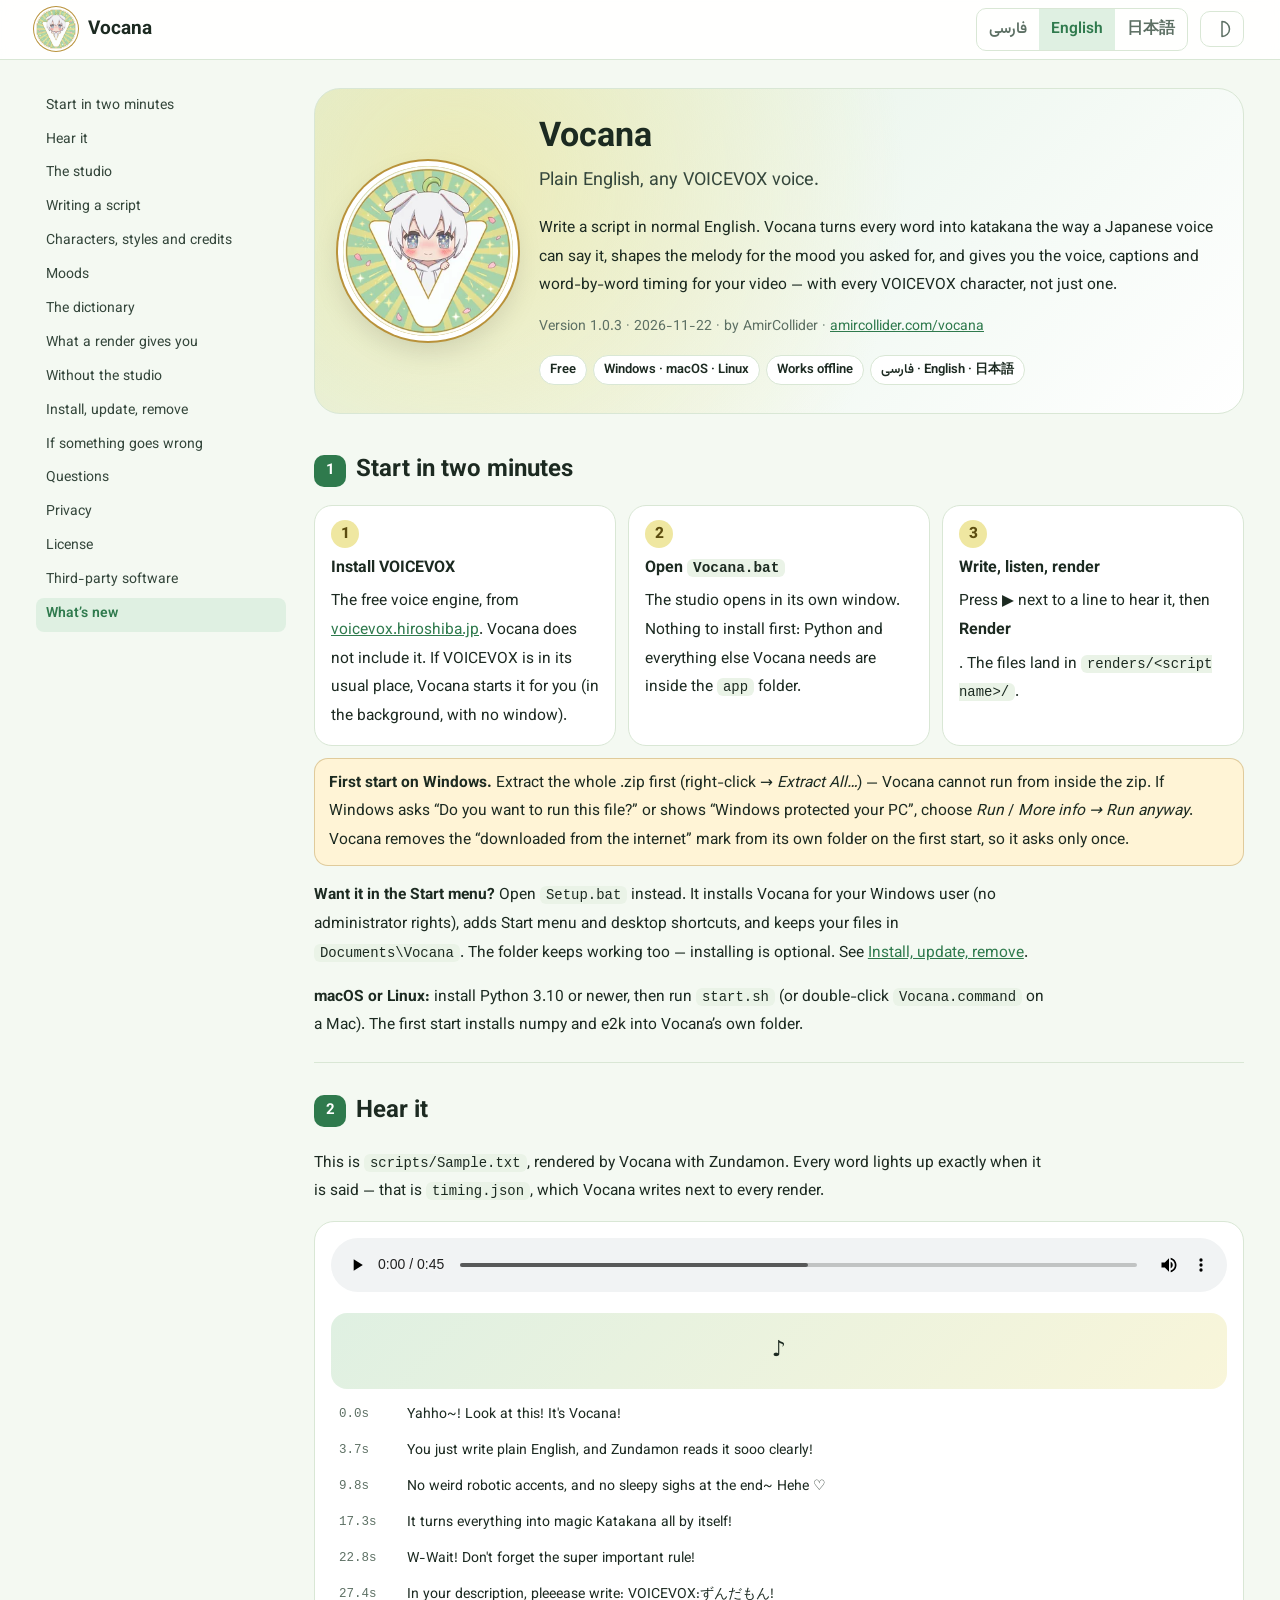
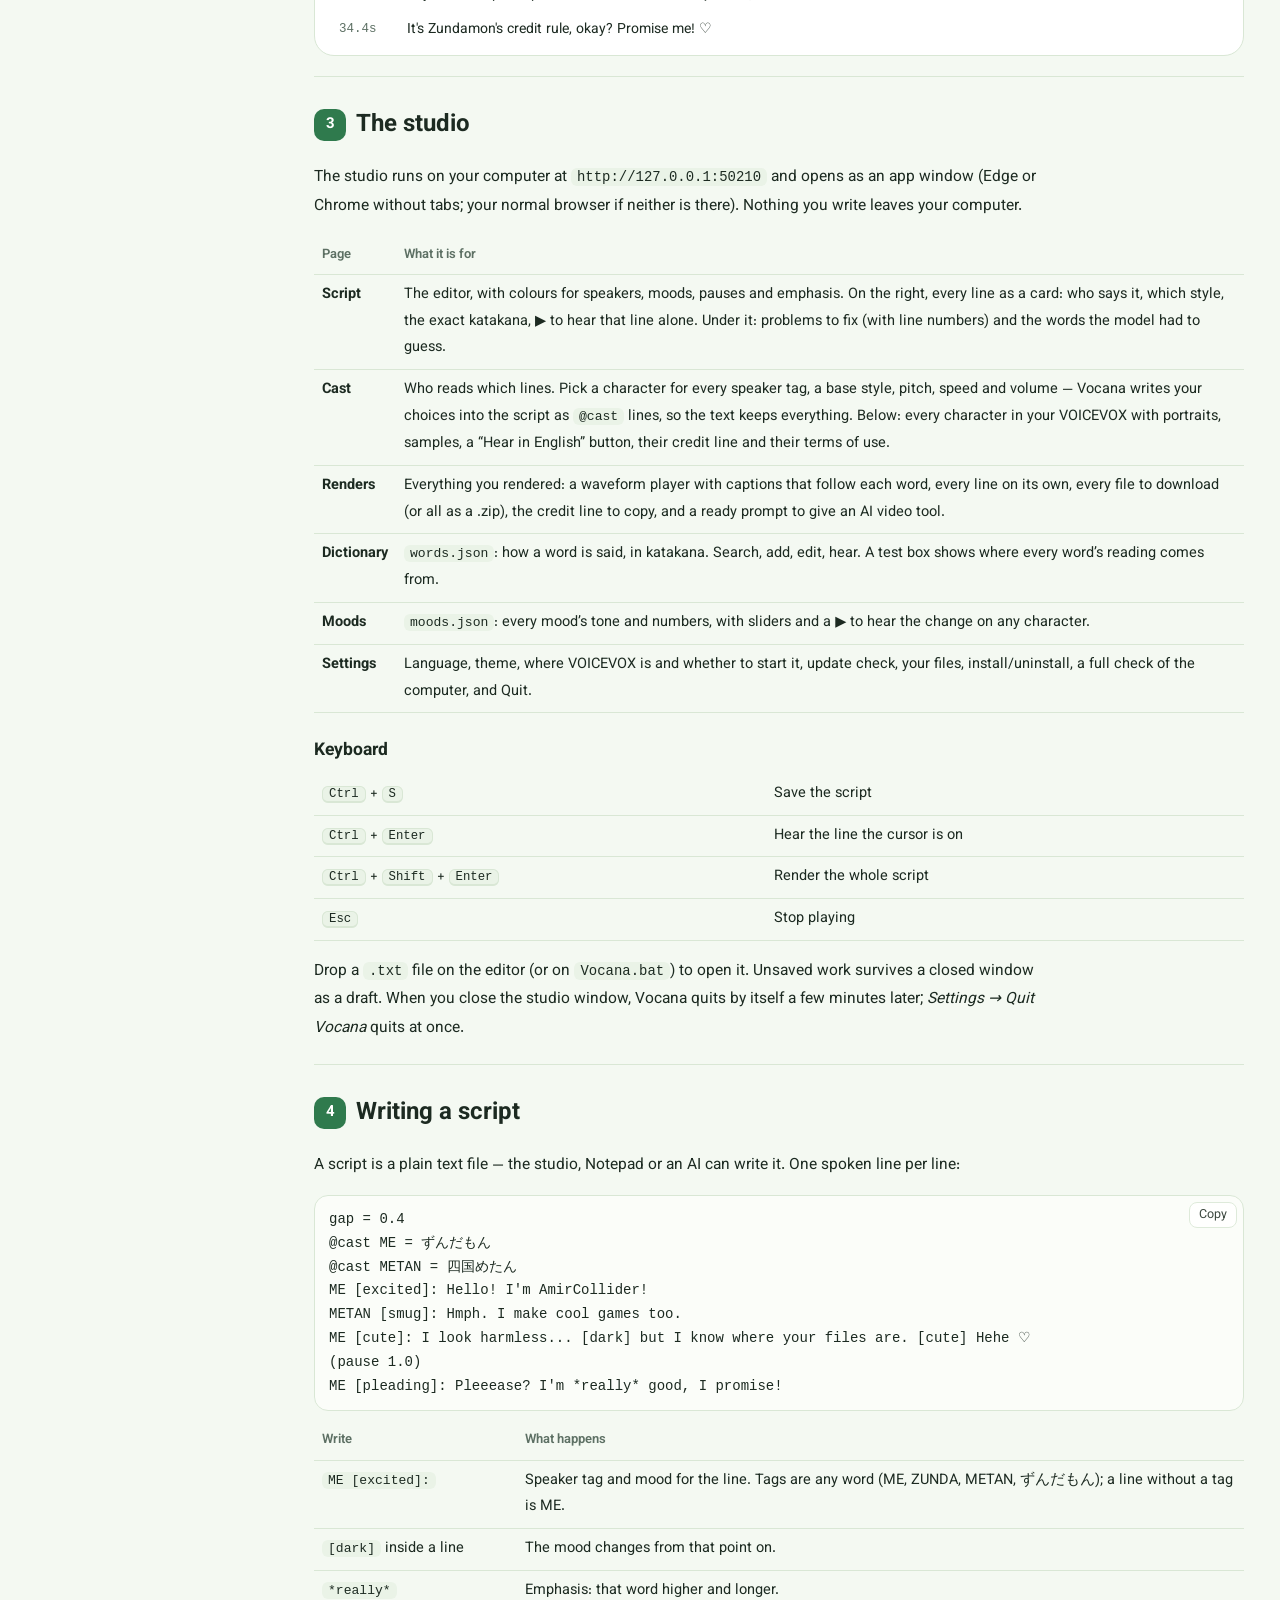
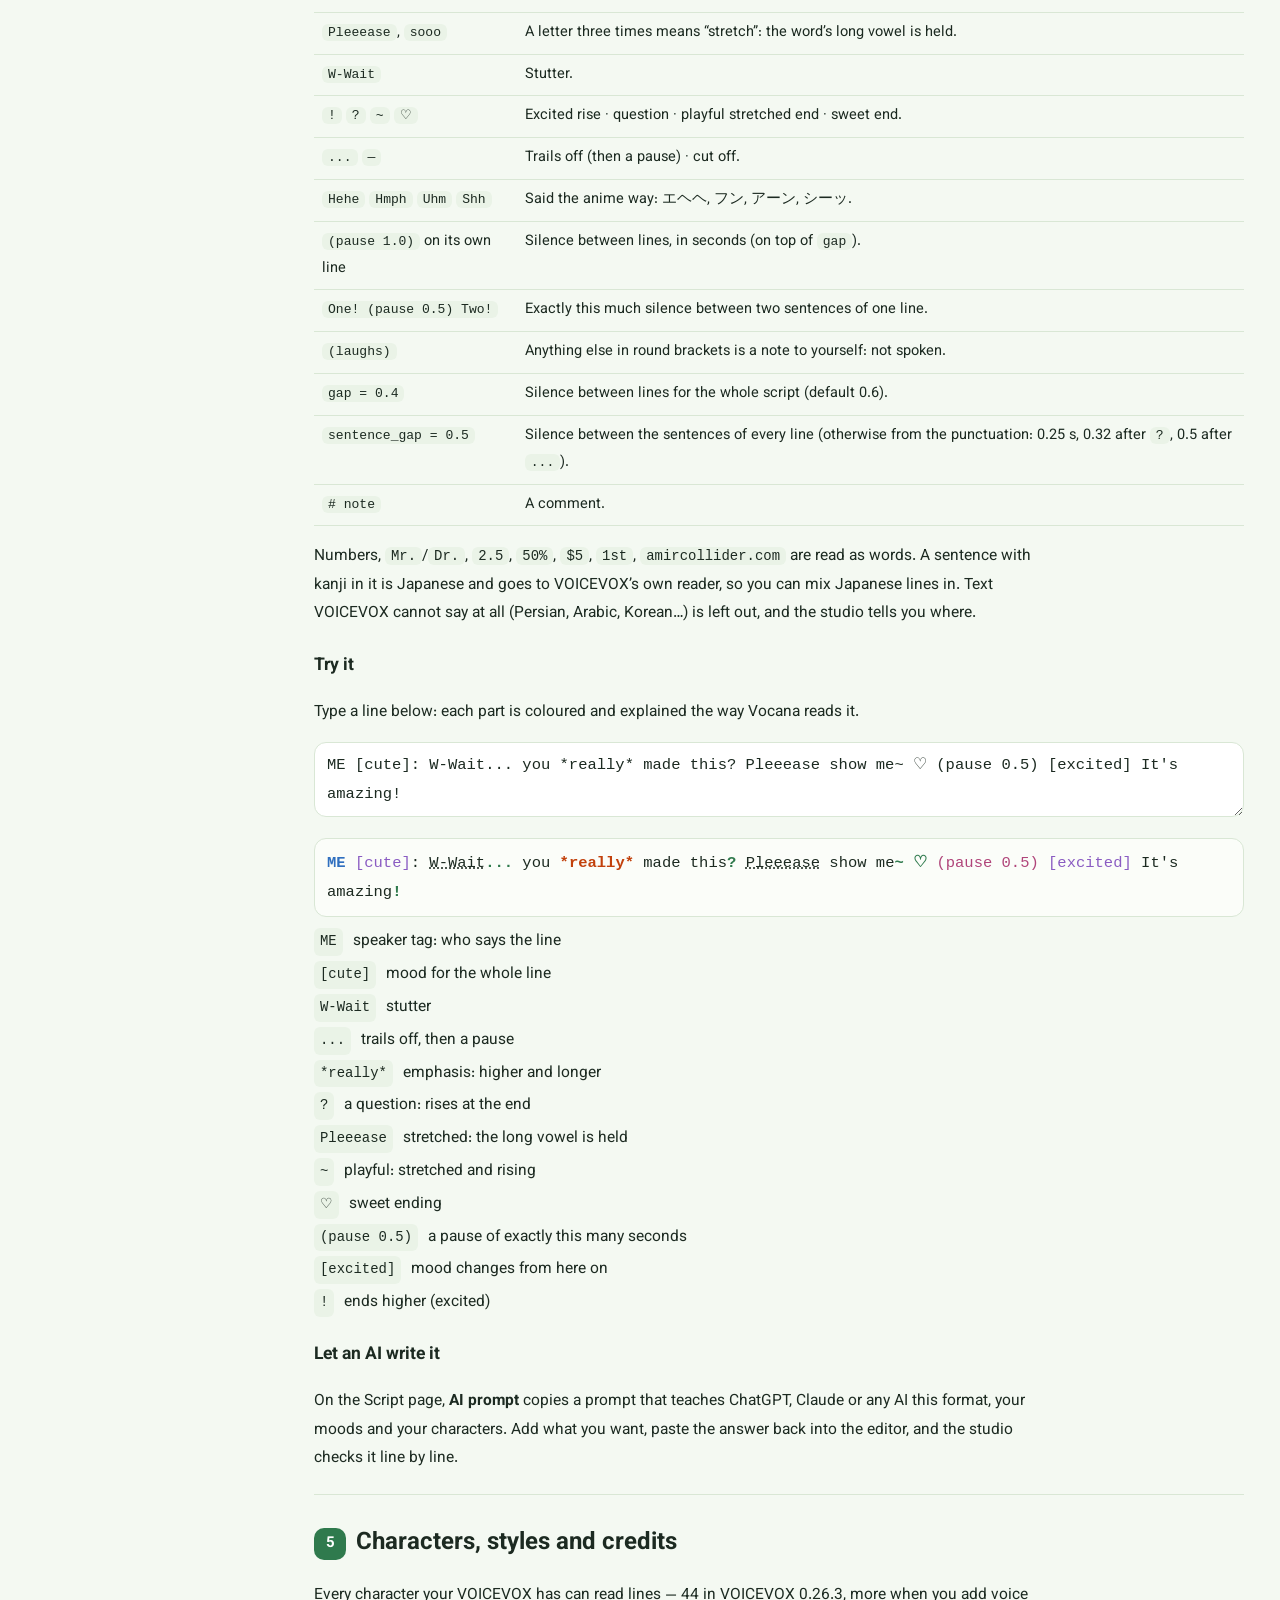
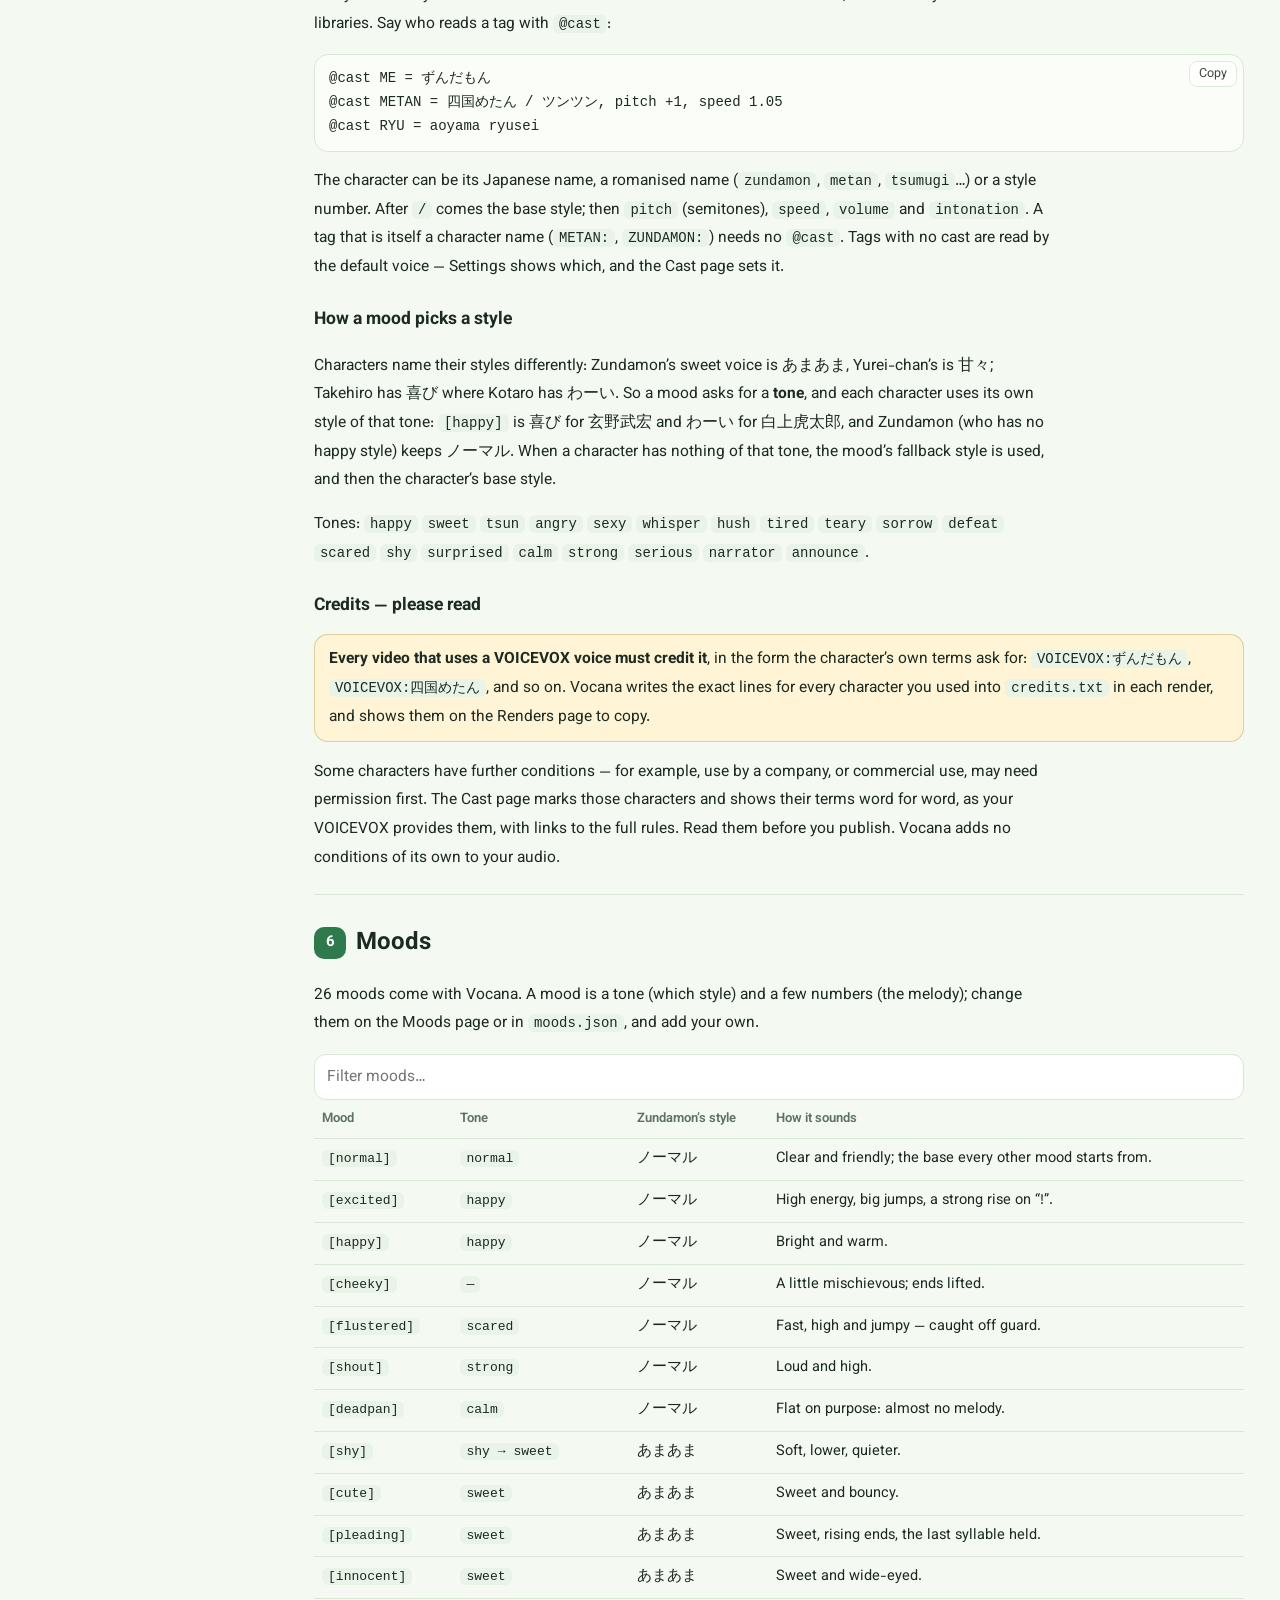
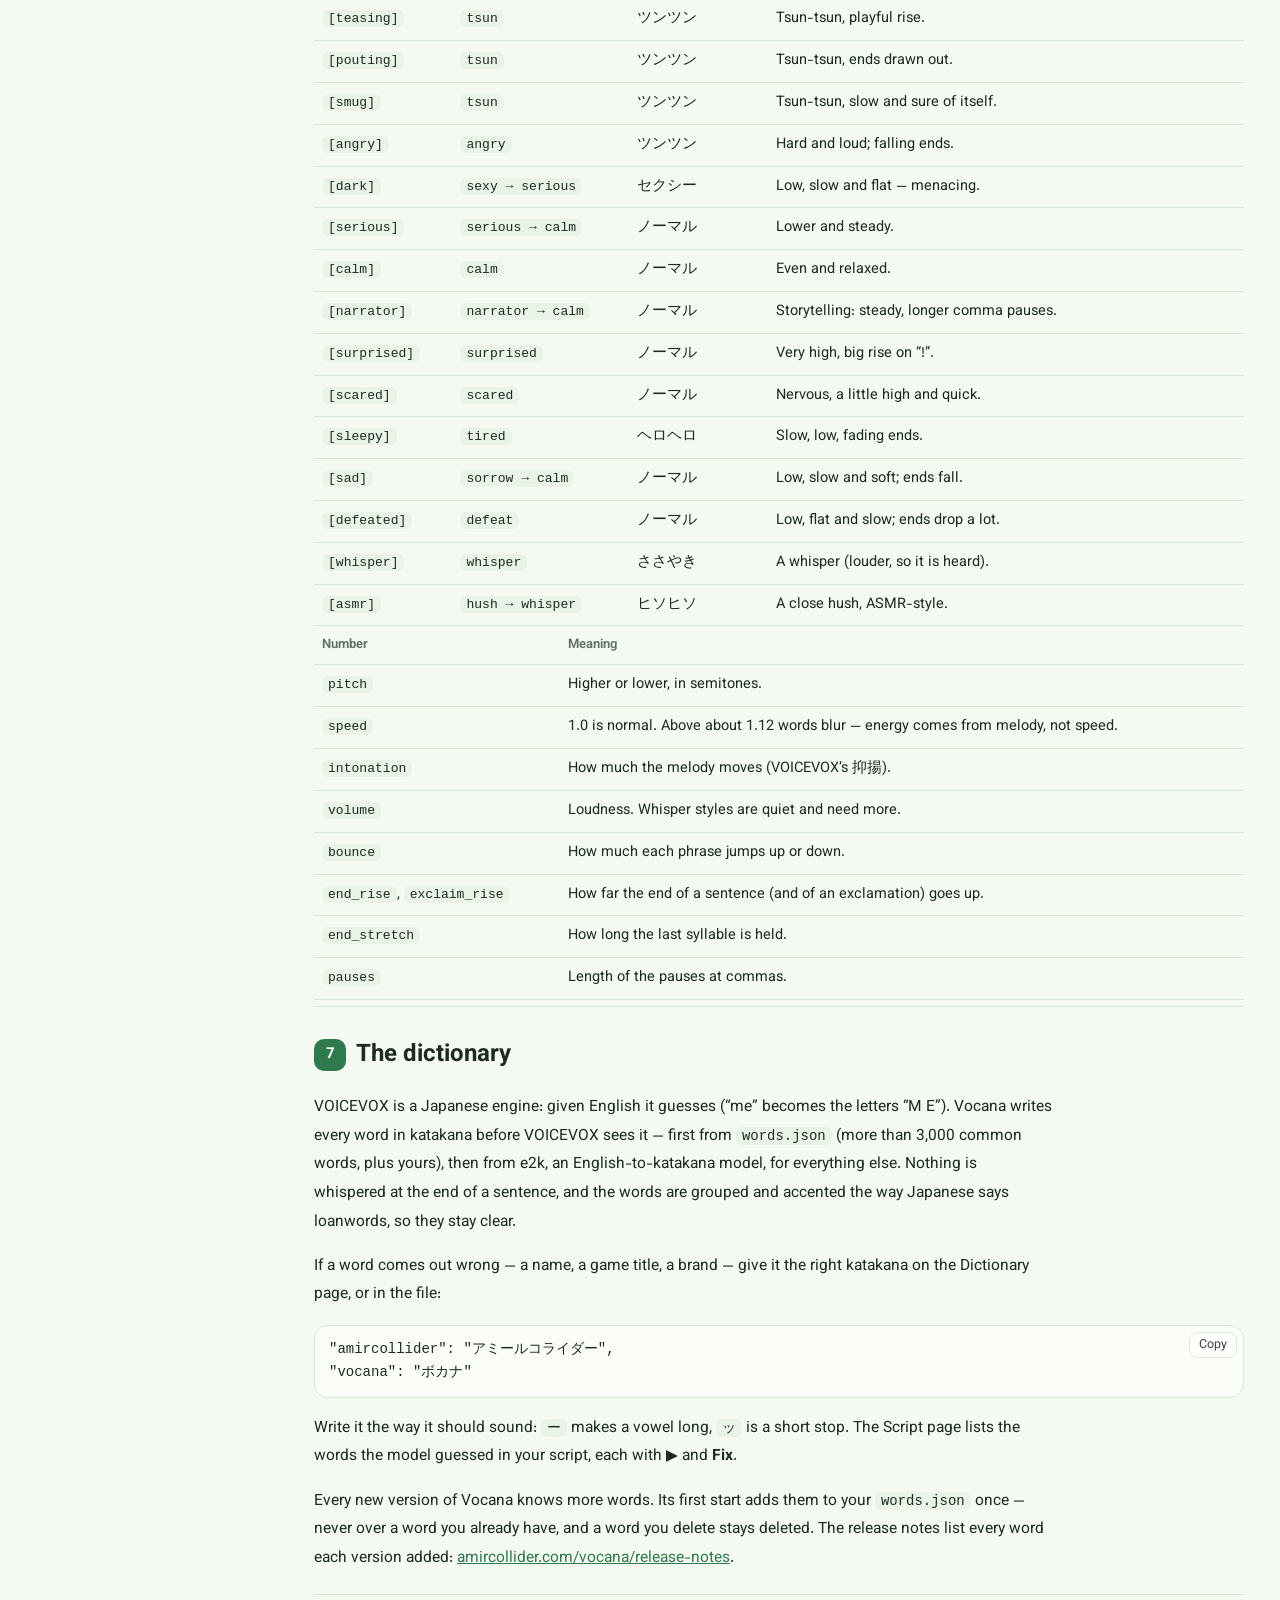
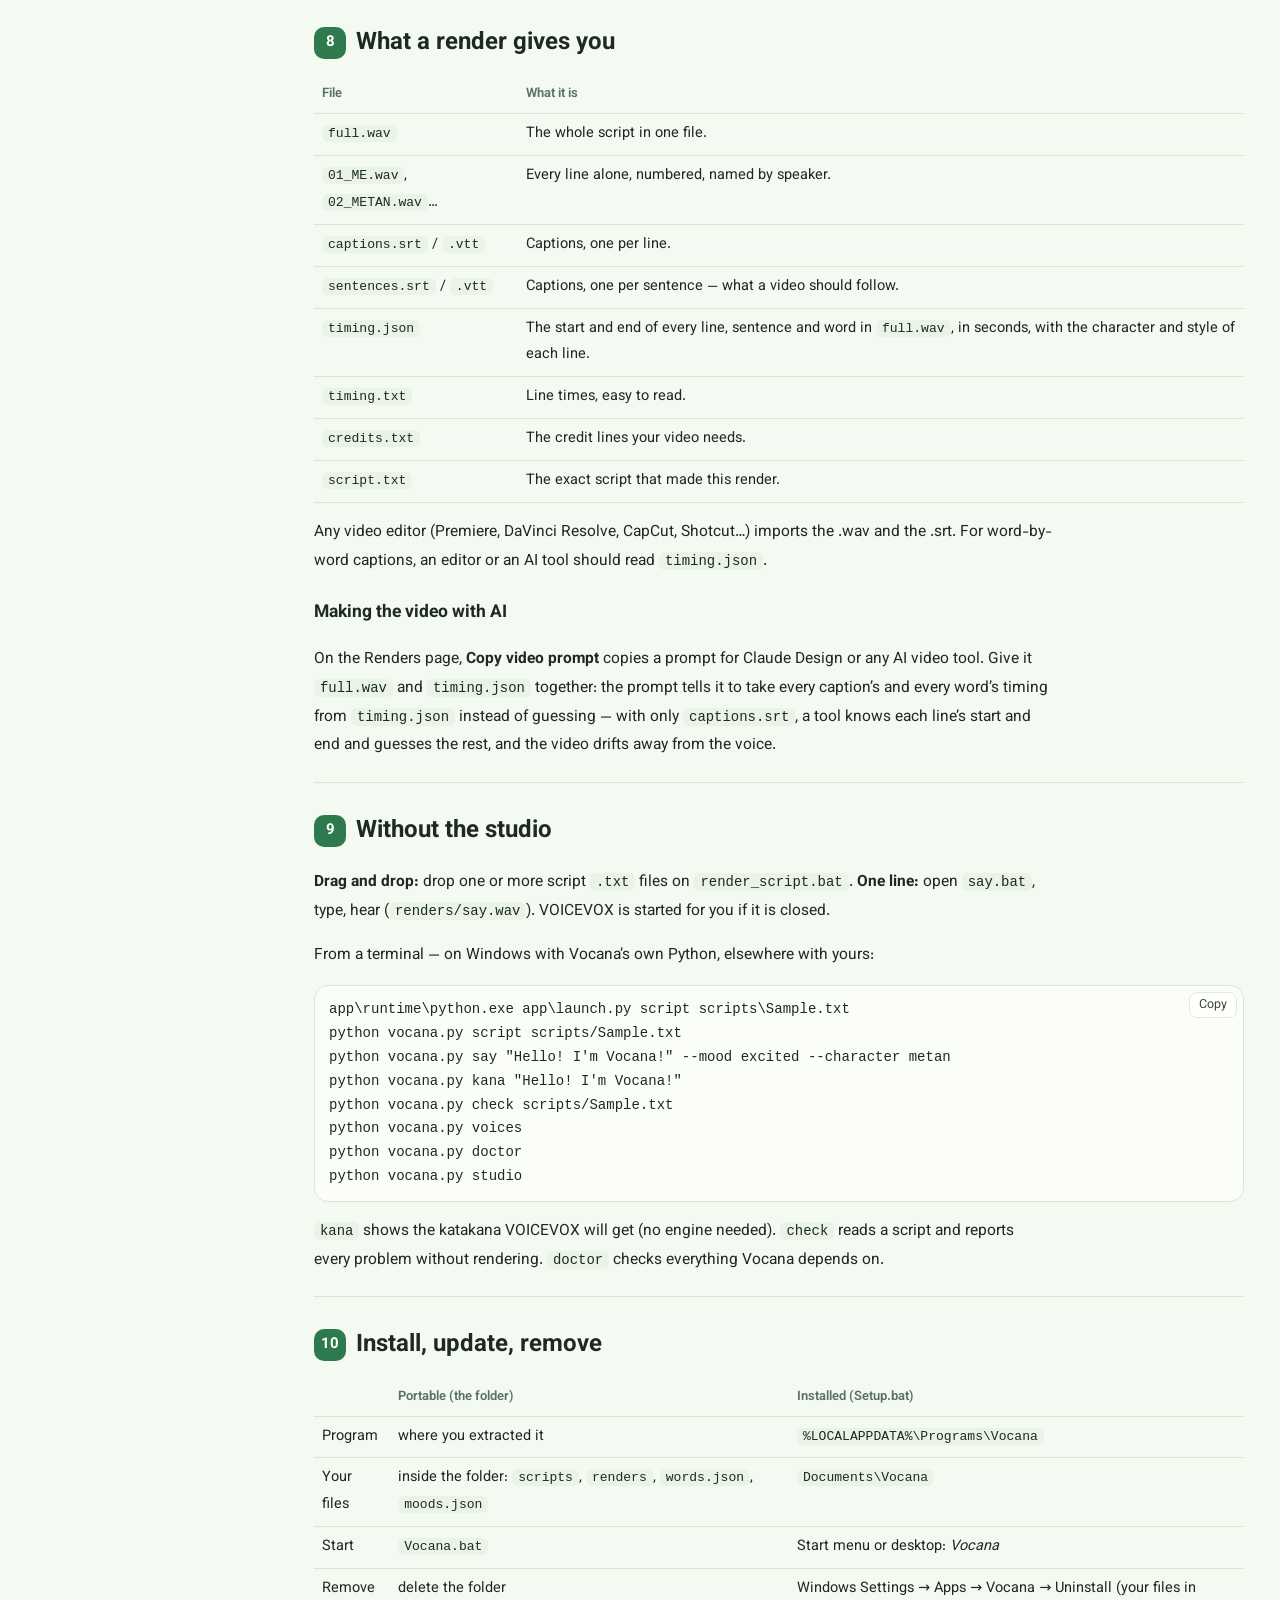
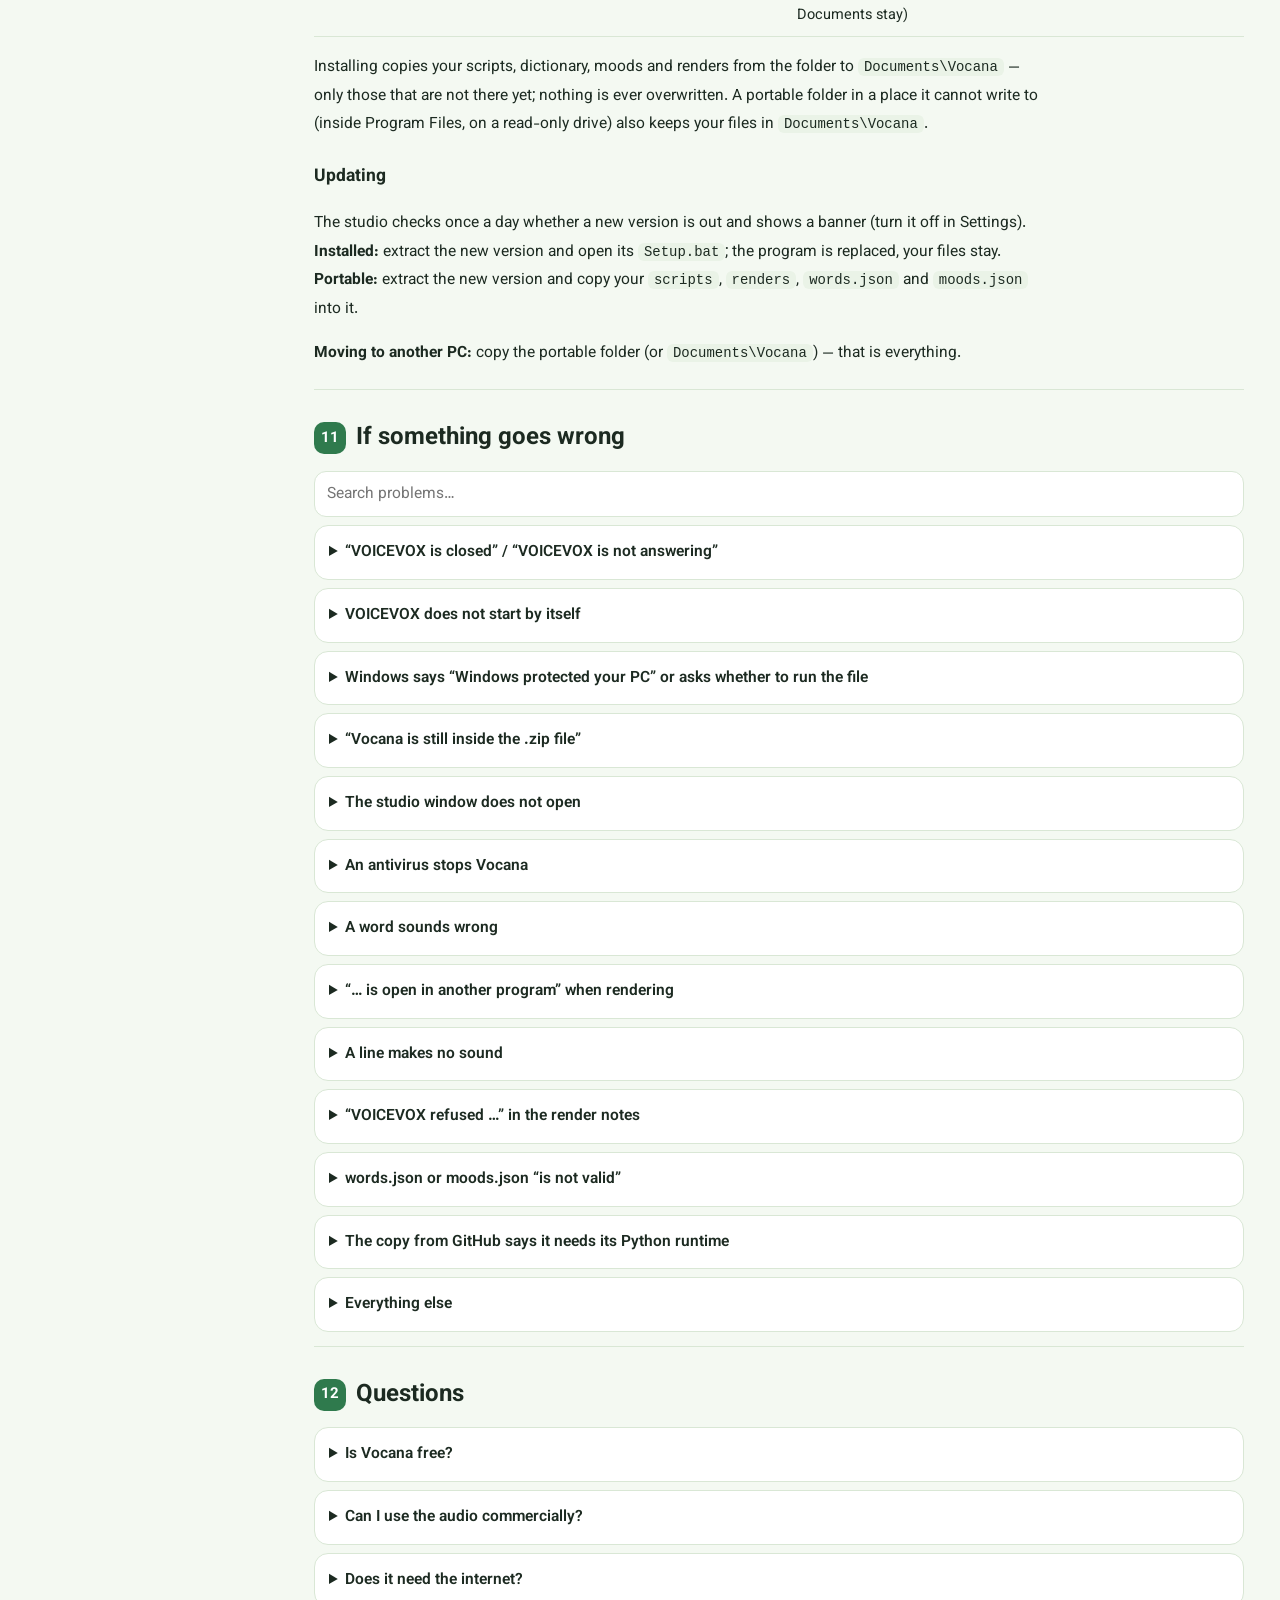
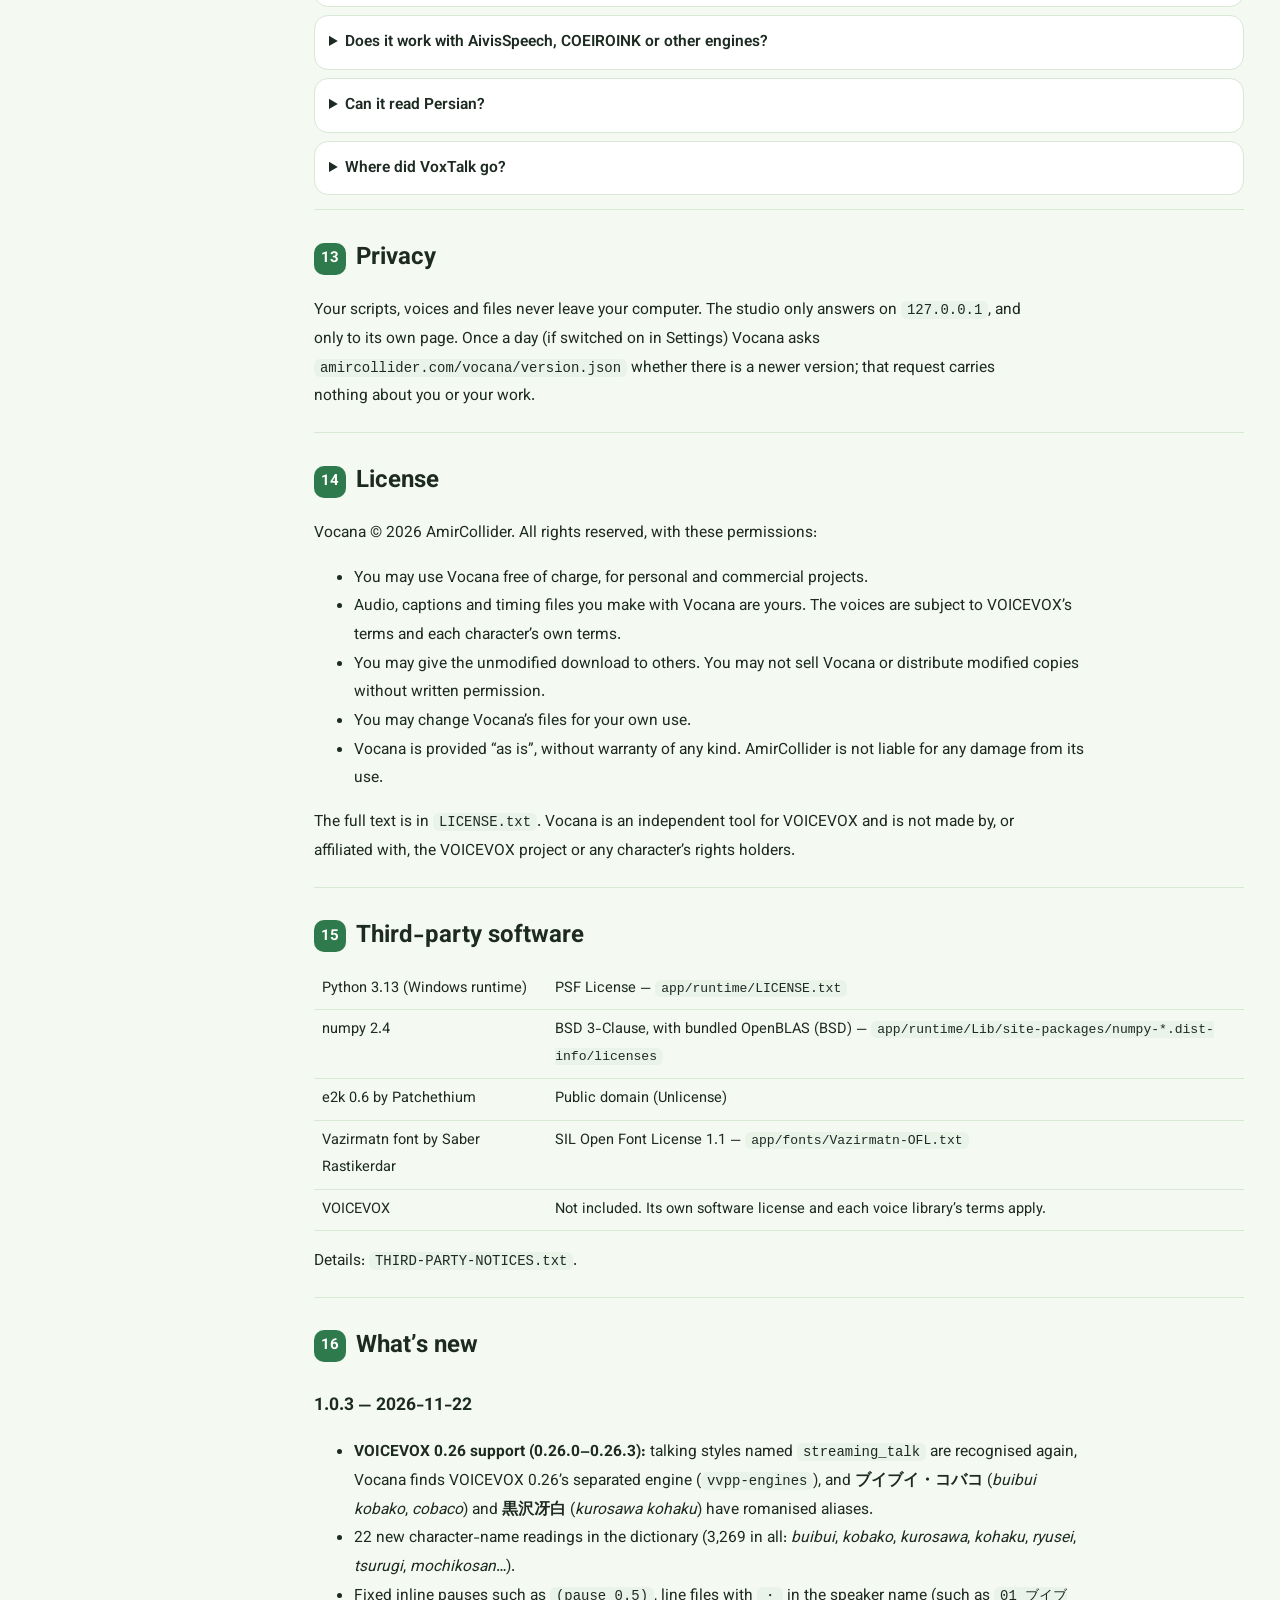
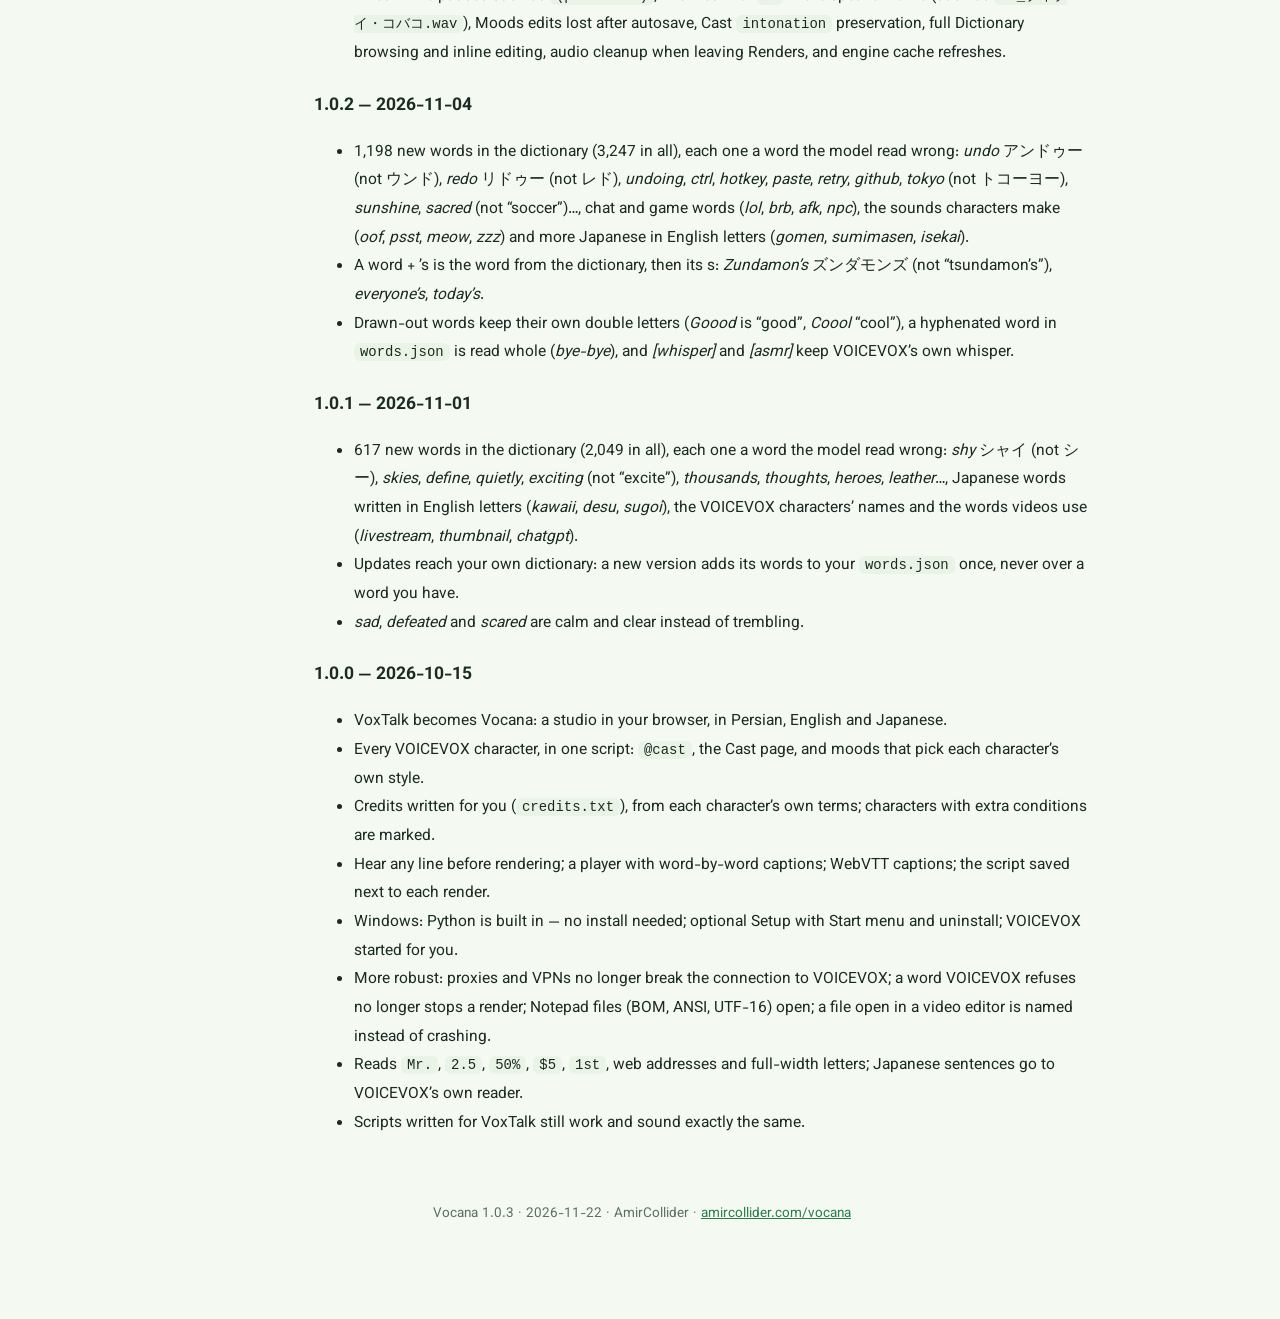
<file: Guide.html>
<!doctype html>
<html lang="en">
<head>
<meta charset="utf-8">
<meta name="viewport" content="width=device-width, initial-scale=1">
<meta name="color-scheme" content="light dark">
<title>Vocana — Guide</title>
<link rel="icon" href="[data-uri]">
<style>
@font-face { font-family: 'Vazirmatn'; src: url([data-uri]) format('woff2'); font-weight: 100 900; font-display: swap; }
:root {
  --bg: #f4f9f2; --panel: #ffffff; --panel-2: #f6faf4; --panel-3: #eaf3e7; --ink: #1c2a21; --ink-2: #34463b; --mute: #5d7064;
  --line: #d9e7d5; --brand: #2f7a4d; --brand-soft: #dff0e2; --butter: #efe7a1; --butter-ink: #5c4d0f; --gold: #b9923a;
  --sakura: #f2a7b8; --warn: #9a6a12; --warn-soft: #fff4d6; --bad: #b3261e; --code-bg: #fbfdf9;
  --hl-tag: #2f6fbf; --hl-mood: #8a5cc2; --hl-dir: #a0611c; --hl-pause: #b0457a; --hl-emph: #c2410c; --hl-kana: #0f766e; --hl-com: #8a9b8f;
  --font: 'Vazirmatn', 'Segoe UI', system-ui, -apple-system, 'Hiragino Sans', 'Yu Gothic UI', 'Meiryo', sans-serif;
  --mono: 'Cascadia Mono', Consolas, 'SFMono-Regular', Menlo, 'BIZ UDGothic', 'MS Gothic', monospace;
  color-scheme: light;
}
@media (prefers-color-scheme: dark) {
  :root:not([data-theme="light"]) {
    --bg: #0e1511; --panel: #16201a; --panel-2: #1a251f; --panel-3: #1f2c24; --ink: #e5efe7; --ink-2: #c8d6cc; --mute: #9cb2a3;
    --line: #2a3a30; --brand: #7fd49a; --brand-soft: #1d3527; --butter: #4a4420; --butter-ink: #efe39a; --gold: #d8b45c;
    --sakura: #e58aa0; --warn: #f0c060; --warn-soft: #3a3016; --bad: #ff8a80; --code-bg: #111a15;
    --hl-tag: #7fb6ff; --hl-mood: #c9a2ff; --hl-dir: #f0b46a; --hl-pause: #f08bbd; --hl-emph: #ffab70; --hl-kana: #5eead4; --hl-com: #6f8476;
    color-scheme: dark;
  }
}
:root[data-theme="dark"] {
  --bg: #0e1511; --panel: #16201a; --panel-2: #1a251f; --panel-3: #1f2c24; --ink: #e5efe7; --ink-2: #c8d6cc; --mute: #9cb2a3;
  --line: #2a3a30; --brand: #7fd49a; --brand-soft: #1d3527; --butter: #4a4420; --butter-ink: #efe39a; --gold: #d8b45c;
  --sakura: #e58aa0; --warn: #f0c060; --warn-soft: #3a3016; --bad: #ff8a80; --code-bg: #111a15;
  --hl-tag: #7fb6ff; --hl-mood: #c9a2ff; --hl-dir: #f0b46a; --hl-pause: #f08bbd; --hl-emph: #ffab70; --hl-kana: #5eead4; --hl-com: #6f8476;
  color-scheme: dark;
}
:lang(ja) { --font: 'Segoe UI', 'Yu Gothic UI', 'Hiragino Sans', 'Meiryo', 'Noto Sans JP', 'Vazirmatn', sans-serif; }
* { box-sizing: border-box; }
html { scroll-behavior: smooth; scroll-padding-top: 76px; }
body { margin: 0; background: var(--bg); color: var(--ink); font: 15.5px/1.85 var(--font); }
a { color: var(--brand); }
code, pre, kbd { font-family: var(--mono); }
code { background: var(--panel-3); border-radius: 6px; padding: 1px 6px; font-size: .9em; direction: ltr; unicode-bidi: isolate; }
kbd { background: var(--panel-3); border: 1px solid var(--line); border-bottom-width: 2px; border-radius: 6px; padding: 0 6px; font-size: .85em; direction: ltr; unicode-bidi: isolate; }
.top { position: sticky; top: 0; z-index: 10; background: color-mix(in srgb, var(--panel) 92%, transparent); backdrop-filter: blur(8px); border-bottom: 1px solid var(--line); }
.top .in { max-width: 1240px; margin: 0 auto; padding: 8px 16px; display: flex; align-items: center; gap: 12px; }
.top img { width: 40px; height: 40px; border-radius: 50%; box-shadow: 0 0 0 2px var(--panel), 0 0 0 3px var(--gold); }
.top b { font-size: 19px; }
.top .grow { flex: 1; }
.langs { display: inline-flex; border: 1px solid var(--line); border-radius: 10px; overflow: hidden; }
.langs button, .themebtn { border: 0; background: transparent; padding: 6px 12px; cursor: pointer; font: inherit; font-weight: 600; color: var(--mute); }
.langs button[aria-pressed="true"] { background: var(--brand-soft); color: var(--brand); }
.themebtn { border: 1px solid var(--line); border-radius: 10px; display: inline-grid; place-items: center; min-height: 36px; }
.wrap { max-width: 1240px; margin: 0 auto; padding: 0 16px 80px; display: grid; grid-template-columns: 250px minmax(0, 1fr); gap: 28px; }
.toc { position: sticky; top: 72px; align-self: start; max-height: calc(100vh - 90px); overflow: auto; padding: 18px 0; font-size: 14px; }
.toc a { display: block; padding: 4px 10px; border-radius: 8px; color: var(--ink-2); text-decoration: none; }
.toc a:hover { background: var(--panel-3); }
.toc a.on { background: var(--brand-soft); color: var(--brand); font-weight: 600; }
main { min-width: 0; padding-top: 10px; }
.L { display: none; }
.L.on { display: block; }
.hero { display: grid; grid-template-columns: 170px minmax(0, 1fr); gap: 26px; align-items: center; padding: 28px; margin: 18px 0 8px; border-radius: 26px;
  background: radial-gradient(circle at 15% 30%, color-mix(in srgb, var(--butter) 70%, transparent), transparent 55%), linear-gradient(135deg, var(--brand-soft), var(--panel)); border: 1px solid var(--line); }
.hero img { width: 170px; height: 170px; border-radius: 50%; box-shadow: 0 0 0 5px var(--panel), 0 0 0 7px var(--gold), 0 12px 30px rgba(0,0,0,.15); }
.hero h1 { font-size: 34px; margin: 0; line-height: 1.25; }
.hero .tag { font-size: 18px; color: var(--ink-2); margin: 6px 0 12px; }
.hero .meta { color: var(--mute); font-size: 14px; }
.chips { display: flex; gap: 6px; flex-wrap: wrap; margin-top: 10px; }
.chip { display: inline-block; padding: 2px 10px; border-radius: 99px; font-size: 13px; font-weight: 600; background: var(--panel); border: 1px solid var(--line); }
section { padding: 26px 0 6px; border-bottom: 1px solid var(--line); }
section:last-of-type { border-bottom: 0; }
h2 { font-size: 24px; margin: 0 0 10px; display: flex; gap: 10px; align-items: center; }
h2 .n { display: inline-grid; place-items: center; width: 32px; height: 32px; border-radius: 10px; background: var(--brand); color: var(--panel); font-size: 15px; flex: none; }
h3 { font-size: 17.5px; margin: 22px 0 6px; }
p, li { max-width: 82ch; }
.card { background: var(--panel); border: 1px solid var(--line); border-radius: 18px; padding: 16px 18px; margin: 14px 0; }
.steps { display: grid; grid-template-columns: repeat(auto-fit, minmax(230px, 1fr)); gap: 12px; margin: 12px 0; }
.step { background: var(--panel); border: 1px solid var(--line); border-radius: 18px; padding: 14px 16px; }
.step b { display: block; font-size: 16px; margin-bottom: 4px; }
.step .num { display: inline-grid; place-items: center; width: 28px; height: 28px; border-radius: 50%; background: var(--butter); color: var(--butter-ink); font-weight: 800; margin-bottom: 6px; }
.note { border-radius: 14px; padding: 10px 14px; margin: 12px 0; background: var(--warn-soft); border: 1px solid color-mix(in srgb, var(--warn) 30%, transparent); }
.note.ok { background: var(--brand-soft); border-color: color-mix(in srgb, var(--brand) 30%, transparent); }
pre { position: relative; background: var(--code-bg); border: 1px solid var(--line); border-radius: 14px; padding: 12px 14px; overflow-x: auto; direction: ltr; text-align: left; font-size: 14px; line-height: 1.7; margin: 10px 0; white-space: pre; }
pre .copy { position: absolute; top: 6px; right: 6px; border: 1px solid var(--line); background: var(--panel); color: var(--ink); border-radius: 8px; font: 12.5px var(--font); padding: 2px 9px; cursor: pointer; opacity: .85; }
pre .copy:hover { opacity: 1; }
table { border-collapse: collapse; width: 100%; margin: 10px 0; font-size: 14.5px; }
th, td { border-bottom: 1px solid var(--line); padding: 7px 8px; text-align: start; vertical-align: top; }
th { color: var(--mute); font-weight: 600; font-size: 13px; }
td code { white-space: normal; }
code { overflow-wrap: anywhere; }
.tablewrap { overflow-x: auto; max-width: 100%; }
.tablewrap > table { margin: 0; }
.tablewrap { overflow-x: auto; }
details { background: var(--panel); border: 1px solid var(--line); border-radius: 14px; padding: 4px 14px; margin: 8px 0; }
details summary { cursor: pointer; font-weight: 600; padding: 8px 0; }
details[open] summary { color: var(--brand); }
input[type=search], textarea.play { width: 100%; font: inherit; padding: 8px 12px; border-radius: 12px; border: 1px solid var(--line); background: var(--panel); color: var(--ink); }
textarea.play { font-family: var(--mono); direction: ltr; text-align: left; min-height: 64px; resize: vertical; }
.player { background: var(--panel); border: 1px solid var(--line); border-radius: 20px; padding: 16px; margin: 14px 0; }
.player audio { width: 100%; }
.kara { margin-top: 10px; min-height: 76px; display: grid; place-content: center; text-align: center; padding: 12px; border-radius: 16px; font-size: 22px; font-weight: 650; direction: ltr;
  background: linear-gradient(135deg, var(--brand-soft), color-mix(in srgb, var(--butter) 40%, var(--panel))); }
.kara .w { padding: 0 2px; border-radius: 6px; transition: background .08s; }
.kara .w.on { background: var(--sakura); color: #3a0f1c; }
.kara small { display: block; font-size: 12px; color: var(--mute); font-weight: 600; }
.plines { display: grid; gap: 2px; margin-top: 10px; max-height: 240px; overflow: auto; direction: ltr; }
.plines button { all: unset; cursor: pointer; display: grid; grid-template-columns: 60px 1fr; gap: 8px; padding: 4px 8px; border-radius: 8px; font-size: 14px; }
.plines button:hover, .plines button.on { background: var(--panel-3); }
.plines .t { font-family: var(--mono); color: var(--mute); font-size: 12.5px; }
.hl { background: var(--code-bg); border: 1px solid var(--line); border-radius: 12px; padding: 10px 12px; font-family: var(--mono); direction: ltr; text-align: left; margin: 10px 0; white-space: pre-wrap; word-break: break-word; }
.t-com { color: var(--hl-com); font-style: italic; } .t-dir { color: var(--hl-dir); font-weight: 700; } .t-tag { color: var(--hl-tag); font-weight: 700; }
.t-mood { color: var(--hl-mood); } .t-bad { color: var(--bad); text-decoration: wavy underline; } .t-pause { color: var(--hl-pause); }
.t-emph { color: var(--hl-emph); font-weight: 700; } .t-str { text-decoration: underline dotted; } .t-punct { color: var(--brand); font-weight: 700; } .t-kana { color: var(--hl-kana); }
.explain { display: grid; gap: 4px; margin: 0; padding: 0; list-style: none; }
.explain li { display: flex; gap: 10px; align-items: baseline; }
.explain code { flex: none; }
.foot { text-align: center; color: var(--mute); font-size: 13.5px; padding: 30px 0 0; }
.ltr { direction: ltr; unicode-bidi: isolate; }
@media (max-width: 900px) {
  .wrap { grid-template-columns: minmax(0, 1fr); }
  .toc { display: none; }
  .hero { grid-template-columns: minmax(0, 1fr); text-align: center; justify-items: center; padding: 20px; }
  .hero img { width: 130px; height: 130px; }
  .hero h1 { font-size: 28px; }
}
@media (max-width: 520px) {
  .top .name { display: none; }
  .langs button { padding: 6px 9px; }
}
@media print {
  .top, .toc, pre .copy { display: none !important; }
  .wrap { display: block; }
  body { background: #fff; }
}

</style>
<noscript><style>.L[lang="en"] { display: block; }</style></noscript>
</head>
<body>
<header class="top"><div class="in">
  <img src="[data-uri]" alt="">
  <b class="name">Vocana</b>
  <div class="grow"></div>
  <div class="langs" role="group" aria-label="Language"><button type="button" data-l="fa" lang="fa">فارسی</button><button type="button" data-l="en" lang="en">English</button><button type="button" data-l="ja" lang="ja">日本語</button></div>
  <button class="themebtn" type="button" aria-label="Theme"></button>
</div></header>
<div class="wrap">
<nav class="toc" aria-label="Contents"></nav>
<main>
<div class="L" lang="fa" dir="rtl">
<div class="hero">
  <img src="[data-uri]" alt="Vocana">
  <div>
    <h1>Vocana</h1>
    <p class="tag">انگلیسی ساده بنویسید، با هر صدای VOICEVOX بشنوید.</p>
    <p>اسکریپت خود را به انگلیسی معمولی بنویسید. Vocana هر کلمه را همان‌طور که یک صدای ژاپنی می‌تواند بگوید به کاتاکانا تبدیل می‌کند، ملودی را برای حال‌وهوایی که خواسته‌اید شکل می‌دهد و صدا، زیرنویس و زمان‌بندی کلمه‌به‌کلمه را برای ویدیوی شما تحویل می‌دهد — با همه‌ی شخصیت‌های VOICEVOX، نه فقط یکی.</p>
    <p class="meta">نسخه‌ی <span class="ltr">1.0.3</span> · <span class="ltr">2026-11-22</span> · ساخته‌ی AmirCollider · <a href="https://amircollider.com/vocana">amircollider.com/vocana</a></p>
    <div class="chips"><span class="chip">رایگان</span><span class="chip">ویندوز · مک · لینوکس</span><span class="chip">بدون اینترنت</span><span class="chip">فارسی · English · 日本語</span></div>
  </div>
</div>

<section id="fa-start" data-anchor="start">
  <h2><span class="n">۱</span>شروع در دو دقیقه</h2>
  <div class="steps">
    <div class="step"><span class="num">۱</span><b>VOICEVOX را نصب کنید</b>موتور صدای رایگان، از <a href="https://voicevox.hiroshiba.jp/">voicevox.hiroshiba.jp</a>. داخل Vocana نیست. اگر VOICEVOX جای معمولش نصب باشد، Vocana خودش بازش می‌کند (در پس‌زمینه، بدون پنجره).</div>
    <div class="step"><span class="num">۲</span><b><code>Vocana.bat</code> را باز کنید</b>استودیو در پنجره‌ی خودش باز می‌شود. لازم نیست چیزی نصب کنید: پایتون و هرچه Vocana لازم دارد داخل پوشه‌ی <code>app</code> است.</div>
    <div class="step"><span class="num">۳</span><b>بنویسید، گوش کنید، بسازید</b>دکمه‌ی ▶ کنار هر خط را بزنید تا بشنوید، بعد <b>ساختن صدا</b>. فایل‌ها در <code>renders/&lt;نام اسکریپت&gt;/</code> ساخته می‌شوند.</div>
  </div>
  <div class="note"><b>اولین اجرا در ویندوز.</b> اول کل فایل zip را باز کنید (راست‌کلیک ← <bdi><i>Extract All…</i></bdi>) — Vocana از داخل zip اجرا نمی‌شود. اگر ویندوز پرسید <bdi>«Do you want to run this file?»</bdi> یا نوشت <bdi>«Windows protected your PC»</bdi>، <bdi><i>Run</i></bdi> یا <bdi><i>More info ← Run anyway</i></bdi> را بزنید. Vocana در اولین اجرا علامت «دانلودشده از اینترنت» را از پوشه‌ی خودش برمی‌دارد، پس فقط یک بار می‌پرسد.</div>
  <p><b>می‌خواهید در منوی استارت باشد؟</b> به جایش <code>Setup.bat</code> را باز کنید. Vocana را برای کاربر ویندوز شما نصب می‌کند (بدون دسترسی مدیر)، میان‌بر منوی استارت و دسکتاپ می‌سازد و فایل‌هایتان را در <code>Documents\Vocana</code> نگه می‌دارد. خود پوشه هم کار می‌کند — نصب اختیاری است. بخش <a href="#fa-install">نصب، به‌روزرسانی، حذف</a> را ببینید.</p>
  <p><b>مک یا لینوکس:</b> پایتون ۳٫۱۰ یا جدیدتر را نصب کنید و <code>start.sh</code> را اجرا کنید (یا در مک روی <code>Vocana.command</code> دوبار کلیک کنید). اولین اجرا numpy و e2k را داخل پوشه‌ی خود Vocana نصب می‌کند.</p>
</section>

<section id="fa-hear" data-anchor="hear">
  <h2><span class="n">۲</span>بشنوید</h2>
  <p>این همان <code>scripts/Sample.txt</code> است که Vocana با صدای زوندامون ساخته. هر کلمه دقیقاً همان لحظه‌ای که گفته می‌شود روشن می‌شود — این کار <code>timing.json</code> است که Vocana کنار هر خروجی می‌نویسد.</p>
  <div class="w-player"></div>
</section>

<section id="fa-studio" data-anchor="studio">
  <h2><span class="n">۳</span>استودیو</h2>
  <p>استودیو روی کامپیوتر خودتان در <code class="ltr">http://127.0.0.1:50210</code> اجرا می‌شود و به شکل پنجره‌ی برنامه باز می‌شود (Edge یا Chrome بدون زبانه؛ اگر هیچ‌کدام نبود، مرورگر معمول شما). هیچ چیزی که می‌نویسید از کامپیوترتان بیرون نمی‌رود.</p>
  <table>
    <tr><th>صفحه</th><th>به چه کار می‌آید</th></tr>
    <tr><td><b>اسکریپت</b></td><td>ویرایشگر، با رنگ برای گوینده‌ها، حال‌وهواها، مکث‌ها و تأکیدها. سمت دیگر، هر خط به شکل یک کارت: چه کسی می‌گوید، با چه سبکی، کاتاکانای دقیقش، و ▶ برای شنیدن همان خط. زیرش: مشکل‌هایی که باید رفع شوند (با شماره‌ی خط) و کلمه‌هایی که مدل مجبور شد حدس بزند.</td></tr>
    <tr><td><b>شخصیت‌ها</b></td><td>چه کسی کدام خط‌ها را می‌خواند. برای هر برچسب گوینده یک شخصیت، سبک پایه، زیروبمی، سرعت و بلندی انتخاب کنید — Vocana انتخاب‌هایتان را به شکل خط‌های <code>@cast</code> در خود اسکریپت می‌نویسد، پس همه‌چیز در متن می‌ماند. پایین صفحه: همه‌ی شخصیت‌های VOICEVOX شما با تصویر، نمونه‌صدا، دکمه‌ی «شنیدن به انگلیسی»، خط اعتبار و قوانین استفاده‌شان.</td></tr>
    <tr><td><b>خروجی‌ها</b></td><td>هرچه ساخته‌اید: پخش‌کننده با شکل موج و زیرنویسی که کلمه‌به‌کلمه پیش می‌رود، هر خط جداگانه، همه‌ی فایل‌ها برای دانلود (یا همه با هم در zip)، خط اعتبار برای کپی، و یک پرامپت آماده برای ابزارهای ساخت ویدیو با هوش مصنوعی.</td></tr>
    <tr><td><b>واژه‌نامه</b></td><td><code>words.json</code>: هر کلمه چطور گفته شود، به کاتاکانا. جست‌وجو، افزودن، ویرایش، شنیدن. یک جعبه‌ی آزمایش نشان می‌دهد تلفظ هر کلمه از کجا آمده.</td></tr>
    <tr><td><b>حال‌وهواها</b></td><td><code>moods.json</code>: لحن و عددهای هر حال‌وهوا، با اسلایدر و ▶ برای شنیدن تغییر روی هر شخصیت.</td></tr>
    <tr><td><b>تنظیمات</b></td><td>زبان، پوسته، محل VOICEVOX و این‌که خودکار باز شود یا نه، بررسی نسخه‌ی جدید، فایل‌هایتان، نصب/حذف، بررسی کامل کامپیوتر، و بستن برنامه.</td></tr>
  </table>
  <h3>صفحه‌کلید</h3>
  <table>
    <tr><td><kbd>Ctrl</kbd> + <kbd>S</kbd></td><td>ذخیره‌ی اسکریپت</td></tr>
    <tr><td><kbd>Ctrl</kbd> + <kbd>Enter</kbd></td><td>شنیدن خطی که مکان‌نما رویش است</td></tr>
    <tr><td><kbd>Ctrl</kbd> + <kbd>Shift</kbd> + <kbd>Enter</kbd></td><td>ساختن صدای کل اسکریپت</td></tr>
    <tr><td><kbd>Esc</kbd></td><td>توقف پخش</td></tr>
  </table>
  <p>یک فایل <code>.txt</code> را روی ویرایشگر (یا روی <code>Vocana.bat</code>) رها کنید تا باز شود. کار ذخیره‌نشده با بسته شدن پنجره از بین نمی‌رود و به شکل پیش‌نویس می‌ماند. وقتی پنجره‌ی استودیو را ببندید، Vocana چند دقیقه بعد خودش بسته می‌شود؛ <i>تنظیمات ← بستن Vocana</i> همان لحظه می‌بندد.</p>
</section>

<section id="fa-script" data-anchor="script">
  <h2><span class="n">۴</span>نوشتن اسکریپت</h2>
  <p>اسکریپت یک فایل متنی ساده است — استودیو، Notepad یا یک هوش مصنوعی می‌تواند آن را بنویسد. هر خطِ گفتار در یک خط:</p>
<pre>gap = 0.4
@cast ME = ずんだもん
@cast METAN = 四国めたん
ME [excited]: Hello! I'm AmirCollider!
METAN [smug]: Hmph. I make cool games too.
ME [cute]: I look harmless... [dark] but I know where your files are. [cute] Hehe ♡
(pause 1.0)
ME [pleading]: Pleeease? I'm *really* good, I promise!</pre>
  <table>
    <tr><th>بنویسید</th><th>چه می‌شود</th></tr>
    <tr><td><code>ME [excited]:</code></td><td>برچسب گوینده و حال‌وهوای خط. برچسب هر کلمه‌ای می‌تواند باشد (ME، ZUNDA، METAN، ずんだもん)؛ خطی که برچسب ندارد مال ME است.</td></tr>
    <tr><td><code>[dark]</code> وسط خط</td><td>حال‌وهوا از همان‌جا به بعد عوض می‌شود.</td></tr>
    <tr><td><code>*really*</code></td><td>تأکید: آن کلمه زیرتر و کشیده‌تر.</td></tr>
    <tr><td><code>Pleeease</code>، <code>sooo</code></td><td>یک حرف سه بار یعنی «بکش»: واکه‌ی بلند کلمه نگه داشته می‌شود.</td></tr>
    <tr><td><code>W-Wait</code></td><td>لکنت.</td></tr>
    <tr><td><code>!</code> <code>?</code> <code>~</code> <code>♡</code></td><td>اوج پرهیجان · سؤالی · پایان بازیگوش و کشیده · پایان مهربان.</td></tr>
    <tr><td><code>...</code> <code>—</code></td><td>آرام ول می‌شود (و بعد مکث) · حرف قطع می‌شود.</td></tr>
    <tr><td><code>Hehe</code> <code>Hmph</code> <code>Uhm</code> <code>Shh</code></td><td>به شکل انیمه‌ای گفته می‌شوند: エヘヘ، フン، アーン، シーッ.</td></tr>
    <tr><td><code>(pause 1.0)</code> در یک خط جدا</td><td>سکوت بین دو خط، به ثانیه (به‌علاوه‌ی <code>gap</code>).</td></tr>
    <tr><td><code>One! (pause 0.5) Two!</code></td><td>دقیقاً همین‌قدر سکوت بین دو جمله‌ی یک خط.</td></tr>
    <tr><td><code>(laughs)</code></td><td>هر چیز دیگری داخل پرانتز یادداشت خودتان است: گفته نمی‌شود.</td></tr>
    <tr><td><code>gap = 0.4</code></td><td>سکوت بین خط‌ها برای کل اسکریپت (پیش‌فرض ۰٫۶).</td></tr>
    <tr><td><code>sentence_gap = 0.5</code></td><td>سکوت بین جمله‌های همه‌ی خط‌ها (وگرنه از روی علامت آخر جمله: ۰٫۲۵ ثانیه، بعد از <code>?</code> ۰٫۳۲، بعد از <code>...</code> ۰٫۵).</td></tr>
    <tr><td><code># note</code></td><td>توضیح.</td></tr>
  </table>
  <p>عددها، <code>Mr.</code> و <code>Dr.</code>، <code>2.5</code>، <code>50%</code>، <code>$5</code>، <code>1st</code> و <code>amircollider.com</code> به شکل کلمه خوانده می‌شوند. جمله‌ای که کانجی دارد ژاپنی است و به خواننده‌ی خود VOICEVOX می‌رود، پس می‌توانید خط ژاپنی هم بنویسید. متنی که VOICEVOX اصلاً نمی‌تواند بگوید (فارسی، عربی، کره‌ای…) کنار گذاشته می‌شود و استودیو می‌گوید کجا.</p>
  <h3>امتحان کنید</h3>
  <p>یک خط این پایین بنویسید: هر بخشش رنگ می‌گیرد و توضیح داده می‌شود، همان‌طور که Vocana می‌خواندش.</p>
  <div class="w-play"></div>
  <h3>بگذارید هوش مصنوعی بنویسد</h3>
  <p>در صفحه‌ی اسکریپت، <b>پرامپت هوش مصنوعی</b> پرامپتی را کپی می‌کند که این قالب، حال‌وهواها و شخصیت‌های شما را به ChatGPT یا Claude یا هر هوش مصنوعی دیگری یاد می‌دهد. چیزی را که می‌خواهید اضافه کنید، جواب را در ویرایشگر بچسبانید، و استودیو خط‌به‌خط بررسی‌اش می‌کند.</p>
</section>

<section id="fa-cast" data-anchor="cast">
  <h2><span class="n">۵</span>شخصیت‌ها، سبک‌ها و اعتبار</h2>
  <p>هر شخصیتی که VOICEVOX شما دارد می‌تواند خط بخواند — ۴۴ شخصیت در VOICEVOX ۰٫۲۶٫۳، و بیشتر اگر کتابخانه‌ی صدا اضافه کنید. با <code>@cast</code> بگویید چه کسی یک برچسب را بخواند:</p>
<pre>@cast ME = ずんだもん
@cast METAN = 四国めたん / ツンツン, pitch +1, speed 1.05
@cast RYU = aoyama ryusei</pre>
  <p>شخصیت می‌تواند نام ژاپنی‌اش باشد، نام لاتین (<code>zundamon</code>، <code>metan</code>، <code>tsumugi</code>…) یا شماره‌ی یک سبک. بعد از <code>/</code> سبک پایه می‌آید؛ بعد <code>pitch</code> (نیم‌پرده)، <code>speed</code>، <code>volume</code> و <code>intonation</code>. برچسبی که خودش نام یک شخصیت است (<code>METAN:</code>، <code>ZUNDAMON:</code>) لازم نیست <code>@cast</code> داشته باشد. برچسب‌هایی که شخصیت ندارند با صدای پیش‌فرض خوانده می‌شوند — صفحه‌ی شخصیت‌ها آن را تعیین می‌کند.</p>
  <h3>حال‌وهوا چطور سبک را انتخاب می‌کند</h3>
  <p>هر شخصیت سبک‌هایش را یک‌جور نام‌گذاری کرده: صدای شیرین زوندامون あまあま است و صدای شیرین یورِی‌چان 甘々؛ تاکه‌هیرو سبک 喜び دارد و کوتارو わーい. برای همین هر حال‌وهوا یک <b>لحن</b> می‌خواهد و هر شخصیت سبک خودش از آن لحن را به کار می‌برد: <code>[happy]</code> برای 玄野武宏 همان 喜び است و برای 白上虎太郎 わーい، و زوندامون (که سبک شاد ندارد) همان ノーマル می‌ماند. اگر شخصیتی هیچ سبکی از آن لحن نداشته باشد، سبک جایگزینِ حال‌وهوا و بعد سبک پایه‌ی خود شخصیت به کار می‌رود.</p>
  <p>لحن‌ها: <code>happy</code> <code>sweet</code> <code>tsun</code> <code>angry</code> <code>sexy</code> <code>whisper</code> <code>hush</code> <code>tired</code> <code>teary</code> <code>sorrow</code> <code>defeat</code> <code>scared</code> <code>shy</code> <code>surprised</code> <code>calm</code> <code>strong</code> <code>serious</code> <code>narrator</code> <code>announce</code>.</p>
  <h3>اعتبار (کِرِدیت) — حتماً بخوانید</h3>
  <div class="note"><b>هر ویدیویی که از صدای VOICEVOX استفاده می‌کند باید اعتبارش را بیاورد</b>، به همان شکلی که قوانین خود شخصیت می‌خواهد: <code>VOICEVOX:ずんだもん</code>، <code>VOICEVOX:四国めたん</code> و مانند این‌ها. Vocana خط‌های دقیق همه‌ی شخصیت‌هایی را که به کار برده‌اید در <code>credits.txt</code> کنار هر خروجی می‌نویسد و در صفحه‌ی خروجی‌ها برای کپی نشان می‌دهد.</div>
  <p>بعضی شخصیت‌ها شرط‌های بیشتری دارند — مثلاً استفاده توسط یک شرکت یا استفاده‌ی تجاری ممکن است اول اجازه لازم داشته باشد. صفحه‌ی شخصیت‌ها این شخصیت‌ها را مشخص می‌کند و قوانینشان را کلمه‌به‌کلمه، همان‌طور که VOICEVOX شما می‌دهد، با پیوند به متن کامل نشان می‌دهد. پیش از انتشار آن‌ها را بخوانید. Vocana هیچ شرطی از طرف خودش روی صدای شما نمی‌گذارد.</p>
</section>

<section id="fa-moods" data-anchor="moods">
  <h2><span class="n">۶</span>حال‌وهواها</h2>
  <p>۲۶ حال‌وهوا همراه Vocana می‌آید. هر حال‌وهوا یک لحن است (کدام سبک) و چند عدد (ملودی)؛ در صفحه‌ی حال‌وهواها یا در <code>moods.json</code> عوضشان کنید و حال‌وهوای خودتان را بسازید.</p>
  <div class="w-moods"></div>
  <table>
    <tr><th>عدد</th><th>معنی</th></tr>
    <tr><td><code>pitch</code></td><td>زیرتر یا بم‌تر، به نیم‌پرده.</td></tr>
    <tr><td><code>speed</code></td><td>۱ یعنی عادی. بالاتر از حدود ۱٫۱۲ کلمه‌ها قاطی می‌شوند — هیجان از ملودی می‌آید، نه از سرعت.</td></tr>
    <tr><td><code>intonation</code></td><td>ملودی چقدر بالا و پایین برود (همان 抑揚 خود VOICEVOX).</td></tr>
    <tr><td><code>volume</code></td><td>بلندی صدا. سبک‌های نجوا آرام‌اند و بیشتر لازم دارند.</td></tr>
    <tr><td><code>bounce</code></td><td>هر بخش جمله چقدر بالا یا پایین بپرد.</td></tr>
    <tr><td><code>end_rise</code>، <code>exclaim_rise</code></td><td>آخر جمله (و آخر جمله‌ی تعجبی) چقدر بالا برود.</td></tr>
    <tr><td><code>end_stretch</code></td><td>هجای آخر چقدر کشیده شود.</td></tr>
    <tr><td><code>pauses</code></td><td>طول مکث‌ها سرِ ویرگول.</td></tr>
  </table>
</section>

<section id="fa-words" data-anchor="words">
  <h2><span class="n">۷</span>واژه‌نامه</h2>
  <p>VOICEVOX یک موتور ژاپنی است: به انگلیسی که می‌رسد حدس می‌زند («me» می‌شود حرف‌های «M E»). Vocana پیش از آن‌که VOICEVOX چیزی ببیند هر کلمه را به کاتاکانا می‌نویسد — اول از <code>words.json</code> (بیش از ۳۰۰۰ کلمه‌ی پرکاربرد، به‌علاوه‌ی کلمه‌های خودتان)، بعد برای بقیه از e2k که یک مدل تبدیل انگلیسی به کاتاکاناست. آخر جمله هیچ واکه‌ای پچ‌پچی نمی‌شود، و کلمه‌ها همان‌طور که ژاپنی‌ها کلمه‌های قرضی را می‌گویند گروه‌بندی و تکیه‌گذاری می‌شوند، پس واضح می‌مانند.</p>
  <p>اگر کلمه‌ای اشتباه درآمد — یک اسم، نام یک بازی، یک برند — در صفحه‌ی واژه‌نامه یا در خود فایل کاتاکانای درستش را بدهید:</p>
<pre>"amircollider": "アミールコライダー",
"vocana": "ボカナ"</pre>
  <p>همان‌طور بنویسید که باید شنیده شود: <code>ー</code> واکه را بلند می‌کند و <code>ッ</code> یک مکث کوتاه است. صفحه‌ی اسکریپت کلمه‌هایی را که مدل در اسکریپت شما حدس زده با دکمه‌ی ▶ و <b>اصلاح</b> فهرست می‌کند.</p>
  <p>هر نسخه‌ی تازه‌ی Vocana کلمه‌های بیشتری بلد است. اولین اجرای آن، کلمه‌های تازه را یک بار به <code>words.json</code> شما اضافه می‌کند — هیچ‌وقت روی کلمه‌ای که خودتان دارید نمی‌نویسد، و کلمه‌ای که پاک کنید پاک می‌ماند. یادداشت‌های انتشار، همه‌ی کلمه‌هایی را که هر نسخه اضافه کرده فهرست می‌کنند: <a href="https://amircollider.com/vocana/release-notes">amircollider.com/vocana/release-notes</a>.</p>
</section>

<section id="fa-files" data-anchor="files">
  <h2><span class="n">۸</span>هر خروجی چه می‌دهد</h2>
  <table>
    <tr><th>فایل</th><th>چیست</th></tr>
    <tr><td><code>full.wav</code></td><td>کل اسکریپت در یک فایل.</td></tr>
    <tr><td><code>01_ME.wav</code>، <code>02_METAN.wav</code>…</td><td>هر خط جداگانه، شماره‌دار، با نام گوینده.</td></tr>
    <tr><td><code>captions.srt</code> / <code>.vtt</code></td><td>زیرنویس، یکی برای هر خط.</td></tr>
    <tr><td><code>sentences.srt</code> / <code>.vtt</code></td><td>زیرنویس، یکی برای هر جمله — همان که ویدیو باید دنبالش کند.</td></tr>
    <tr><td><code>timing.json</code></td><td>شروع و پایان هر خط، هر جمله و هر کلمه در <code>full.wav</code> به ثانیه، با شخصیت و سبک هر خط.</td></tr>
    <tr><td><code>timing.txt</code></td><td>زمان خط‌ها، خوانا.</td></tr>
    <tr><td><code>credits.txt</code></td><td>خط‌های اعتباری که ویدیوی شما لازم دارد.</td></tr>
    <tr><td><code>script.txt</code></td><td>دقیقاً همان اسکریپتی که این خروجی را ساخت.</td></tr>
  </table>
  <p>هر ویرایشگر ویدیو (Premiere، DaVinci Resolve، CapCut، Shotcut…) فایل wav و srt را وارد می‌کند. برای زیرنویس کلمه‌به‌کلمه، ویرایشگر یا ابزار هوش مصنوعی باید <code>timing.json</code> را بخواند.</p>
  <h3>ساختن ویدیو با هوش مصنوعی</h3>
  <p>در صفحه‌ی خروجی‌ها، <b>کپی پرامپت ساخت ویدیو</b> پرامپتی برای Claude Design یا هر ابزار ویدیوی هوش مصنوعی کپی می‌کند. <code>full.wav</code> و <code>timing.json</code> را با هم بدهید: پرامپت می‌گوید زمان هر زیرنویس و هر کلمه را از <code>timing.json</code> بردارد و حدس نزند — اگر فقط <code>captions.srt</code> را بدهید، ابزار فقط شروع و پایان هر خط را می‌داند و بقیه را حدس می‌زند، و ویدیو از صدا جلو یا عقب می‌افتد.</p>
</section>

<section id="fa-cli" data-anchor="cli">
  <h2><span class="n">۹</span>بدون استودیو</h2>
  <p><b>کشیدن و رها کردن:</b> یک یا چند فایل <code>.txt</code> را روی <code>render_script.bat</code> رها کنید. <b>یک جمله:</b> <code>say.bat</code> را باز کنید، تایپ کنید، بشنوید (<code>renders/say.wav</code>). اگر VOICEVOX بسته باشد، خودش باز می‌شود.</p>
  <p>از خط فرمان — در ویندوز با پایتون خود Vocana، در جاهای دیگر با پایتون خودتان:</p>
<pre>app\runtime\python.exe app\launch.py script scripts\Sample.txt
python vocana.py script scripts/Sample.txt
python vocana.py say "Hello! I'm Vocana!" --mood excited --character metan
python vocana.py kana "Hello! I'm Vocana!"
python vocana.py check scripts/Sample.txt
python vocana.py voices
python vocana.py doctor
python vocana.py studio</pre>
  <p><code>kana</code> کاتاکانایی را که به VOICEVOX می‌رسد نشان می‌دهد (بدون موتور). <code>check</code> اسکریپت را می‌خواند و همه‌ی مشکل‌ها را بدون ساختن صدا می‌گوید. <code>doctor</code> همه‌ی چیزهایی را که Vocana لازم دارد بررسی می‌کند.</p>
</section>

<section id="fa-install" data-anchor="install">
  <h2><span class="n">۱۰</span>نصب، به‌روزرسانی، حذف</h2>
  <table>
    <tr><th></th><th>پرتابل (خود پوشه)</th><th>نصب‌شده (Setup.bat)</th></tr>
    <tr><td>برنامه</td><td>همان‌جا که از zip بیرون آوردید</td><td><code>%LOCALAPPDATA%\Programs\Vocana</code></td></tr>
    <tr><td>فایل‌های شما</td><td>داخل پوشه: <code>scripts</code>، <code>renders</code>، <code>words.json</code>، <code>moods.json</code></td><td><code>Documents\Vocana</code></td></tr>
    <tr><td>اجرا</td><td><code>Vocana.bat</code></td><td>منوی استارت یا دسکتاپ: <i>Vocana</i></td></tr>
    <tr><td>حذف</td><td>پوشه را پاک کنید</td><td>تنظیمات ویندوز ← Apps ← Vocana ← Uninstall (فایل‌هایتان در Documents می‌مانند)</td></tr>
  </table>
  <p>نصب، اسکریپت‌ها، واژه‌نامه، حال‌وهواها و خروجی‌هایتان را از پوشه به <code>Documents\Vocana</code> کپی می‌کند — فقط آن‌هایی که هنوز آن‌جا نیستند؛ هیچ چیزی رونویسی نمی‌شود. پوشه‌ی پرتابلی که در جایی غیرقابل‌نوشتن باشد (داخل Program Files یا روی درایو فقط‌خواندنی) هم فایل‌هایتان را در <code>Documents\Vocana</code> نگه می‌دارد.</p>
  <h3>به‌روزرسانی</h3>
  <p>استودیو روزی یک بار بررسی می‌کند نسخه‌ی جدید آمده یا نه و یک نوار نشان می‌دهد (در تنظیمات خاموش‌شدنی است). <b>نصب‌شده:</b> نسخه‌ی جدید را از zip بیرون بیاورید و <code>Setup.bat</code> آن را باز کنید؛ برنامه جایگزین می‌شود و فایل‌هایتان می‌مانند. <b>پرتابل:</b> نسخه‌ی جدید را بیرون بیاورید و <code>scripts</code>، <code>renders</code>، <code>words.json</code> و <code>moods.json</code> خودتان را داخلش کپی کنید.</p>
  <p><b>انتقال به کامپیوتر دیگر:</b> پوشه‌ی پرتابل (یا <code>Documents\Vocana</code>) را کپی کنید — همه‌چیز همین است.</p>
</section>

<section id="fa-trouble" data-anchor="trouble">
  <h2><span class="n">۱۱</span>اگر مشکلی پیش آمد</h2>
  <div class="w-trouble">
    <details><summary>«VOICEVOX بسته است» / «VOICEVOX جواب نمی‌دهد»</summary><p>برنامه‌ی VOICEVOX را باز کنید (یا در استودیو <b>باز کردن VOICEVOX</b> را بزنید). اگر باز است و Vocana باز هم به آن نمی‌رسد، <i>تنظیمات ← VOICEVOX ← نشانی موتور</i> را ببینید (معمولاً <code>http://127.0.0.1:50021</code>) و <b>آزمایش</b> را بزنید. Vocana مستقیم با VOICEVOX حرف می‌زند و هیچ‌وقت از پروکسی یا VPN رد نمی‌شود، پس آن‌ها علت نیستند.</p></details>
    <details><summary>VOICEVOX خودش باز نمی‌شود</summary><p>Vocana دنبال VOICEVOX در پوشه‌ی نصب معمولش می‌گردد. اگر جای دیگری است، در <i>تنظیمات ← محل VOICEVOX</i> نشانی <code>VOICEVOX.exe</code>، موتورش <code>vv-engine\run.exe</code> یا خود پوشه را بدهید. اگر می‌خواهید Vocana به جای فقط موتور، کل برنامه‌ی VOICEVOX را باز کند، «برنامه‌ی VOICEVOX» را انتخاب کنید.</p></details>
    <details><summary>ویندوز می‌گوید <bdi>«Windows protected your PC»</bdi> یا می‌پرسد فایل اجرا شود یا نه</summary><p><bdi><i>More info ← Run anyway</i></bdi> (یا <bdi><i>Run</i></bdi>) را بزنید. این پیام برای این است که فایل‌ها از اینترنت آمده‌اند؛ Vocana در اولین اجرا این علامت را از پوشه‌ی خودش برمی‌دارد. می‌توانید پیش از باز کردن zip هم روی آن راست‌کلیک کنید ← <bdi><i>Properties</i></bdi> ← تیک <bdi><i>Unblock</i></bdi>.</p></details>
    <details><summary>«Vocana هنوز داخل فایل zip است»</summary><p>روی zip راست‌کلیک کنید ← <bdi><i>Extract All…</i></bdi> و بعد <code>Vocana.bat</code> را از پوشه‌ی بیرون‌آمده باز کنید.</p></details>
    <details><summary>پنجره‌ی استودیو باز نمی‌شود</summary><p>شاید Vocana از قبل باز باشد: دنبال پنجره‌اش بگردید یا <code class="ltr">http://127.0.0.1:50210</code> را در مرورگر باز کنید. اگر برنامه‌ی دیگری آن پورت را گرفته باشد، Vocana پورت آزاد بعدی را برمی‌دارد و خودش نشانی درست را باز می‌کند. جزئیات آن‌چه پیش آمده در <code>logs/vocana.log</code> (و <code>logs/crash.log</code>) در پوشه‌ی فایل‌های Vocana است.</p></details>
    <details><summary>آنتی‌ویروس جلوی Vocana را می‌گیرد</summary><p>Vocana یک برنامه‌ی کوچک پایتونی است: <code>app\runtime\python.exe</code> همان پایتون رسمی python.org است با امضای Python Software Foundation. پوشه‌ی Vocana را در آنتی‌ویروس مجاز کنید یا از نسخه‌ی نصب‌شده استفاده کنید.</p></details>
    <details><summary>یک کلمه اشتباه خوانده می‌شود</summary><p>کاتاکانای آن خط را در صفحه‌ی اسکریپت ببینید (یا <code>vocana kana "your sentence"</code> را اجرا کنید)، بعد در واژه‌نامه کاتاکانای درست کلمه را بدهید. اسم‌ها و برندها تقریباً همیشه یک بار این را لازم دارند.</p></details>
    <details><summary>هنگام ساختن صدا: «… در برنامه‌ی دیگری باز است»</summary><p>یک ویرایشگر ویدیو یا پخش‌کننده <code>full.wav</code> (یا فایل یک خط) را از ساخت قبلی باز نگه داشته و ویندوز اجازه نمی‌دهد رویش نوشته شود. آن‌جا ببندیدش، یا با نام دیگری بسازید.</p></details>
    <details><summary>یک خط صدایی ندارد</summary><p>صفحه‌ی اسکریپت کنار همان خط دلیلش را می‌گوید: معمولاً متن به خطی است که VOICEVOX نمی‌خواند (فارسی، عربی، کره‌ای…). آن را به انگلیسی، ژاپنی یا کاتاکانا بنویسید.</p></details>
    <details><summary>در یادداشت‌های ساخت: «VOICEVOX … را نپذیرفت»</summary><p>VOICEVOX کاتاکانای یک کلمه را قبول نکرد. Vocana همان موقع آن را به شکل ساده‌تری خواند تا ساخت تمام شود؛ اگر عجیب شنیده شد، در واژه‌نامه کاتاکانای ساده‌تری برایش بنویسید.</p></details>
    <details><summary>«words.json یا moods.json معتبر نیست»</summary><p>یک ویرگول یا گیومه در فایل جا افتاده. پیام شماره‌ی خط و ستون را می‌گوید. تا درست شود، Vocana نسخه‌ی اصلی را به کار می‌برد، پس چیزی از کار نمی‌افتد. صفحه‌های واژه‌نامه و حال‌وهوای استودیو همیشه فایل معتبر می‌نویسند.</p></details>
    <details><summary>نسخه‌ی GitHub می‌گوید پایتونش را لازم دارد</summary><p>کد منبع پوشه‌ی <code>app\runtime</code> را ندارد. <code>Vocana.bat</code> پیشنهاد می‌دهد دانلودش کند (حدود ۳۴ مگابایت از python.org و pypi.org، هر فایل با اثر انگشت SHA-256 بررسی می‌شود). یا پایتون ۳٫۱۰ به بالا نصب کنید، یا نسخه‌ی کامل را از amircollider.com/vocana بگیرید.</p></details>
    <details><summary>بقیه‌ی موارد</summary><p><i>تنظیمات ← بررسی این کامپیوتر</i> (یا <code>vocana doctor</code>) پایتون، numpy، e2k، فایل‌هایتان، فضای خالی و VOICEVOX را بررسی می‌کند و برای هر کدام می‌گوید چه باید کرد.</p></details>
  </div>
</section>

<section id="fa-faq" data-anchor="faq">
  <h2><span class="n">۱۲</span>پرسش‌ها</h2>
  <details><summary>Vocana رایگان است؟</summary><p>بله، برای کار شخصی و تجاری. مجوز را پایین‌تر ببینید.</p></details>
  <details><summary>می‌توانم از صدا استفاده‌ی تجاری کنم؟</summary><p>Vocana هیچ شرطی اضافه نمی‌کند. صداها متعلق به شخصیت‌های VOICEVOX هستند: قوانین هر کدام را (که در صفحه‌ی شخصیت‌ها آمده) رعایت کنید و همیشه خط اعتبار را بیاورید.</p></details>
  <details><summary>اینترنت لازم دارد؟</summary><p>نه. Vocana و VOICEVOX روی کامپیوتر خودتان اجرا می‌شوند. تنها درخواستی که به اینترنت می‌رود بررسی اختیاری نسخه‌ی جدید، روزی یک بار است.</p></details>
  <details><summary>با AivisSpeech، COEIROINK یا موتورهای دیگر کار می‌کند؟</summary><p>Vocana برای VOICEVOX (۰٫۲۵ تا ۰٫۲۶) ساخته و آزمایش شده. موتورهایی که API همان VOICEVOX را دارند شاید با دادن نشانی‌شان در تنظیمات کار کنند، ولی آزمایش نشده‌اند.</p></details>
  <details><summary>می‌تواند فارسی بخواند؟</summary><p>نه — VOICEVOX ژاپنی حرف می‌زند و Vocana انگلیسی (و ژاپنی) را در آن به کار می‌اندازد. خود استودیو فارسی، انگلیسی و ژاپنی است.</p></details>
  <details><summary>VoxTalk چه شد؟</summary><p>Vocana همان VoxTalk است که بزرگ شده. اسکریپت‌ها، <code>words.json</code> و <code>moods.json</code>ی که برای VoxTalk نوشته شده بودند بدون تغییر کار می‌کنند و دقیقاً همان صدا را می‌دهند.</p></details>
</section>

<section id="fa-privacy" data-anchor="privacy">
  <h2><span class="n">۱۳</span>حریم خصوصی</h2>
  <p>اسکریپت‌ها، صداها و فایل‌های شما هیچ‌وقت از کامپیوترتان بیرون نمی‌روند. استودیو فقط روی <code>127.0.0.1</code> و فقط به صفحه‌ی خودش جواب می‌دهد. روزی یک بار (اگر در تنظیمات روشن باشد) Vocana از <code>amircollider.com/vocana/version.json</code> می‌پرسد نسخه‌ی جدیدی آمده یا نه؛ این درخواست هیچ چیزی درباره‌ی شما یا کارتان با خودش نمی‌برد.</p>
</section>

<section id="fa-license" data-anchor="license">
  <h2><span class="n">۱۴</span>مجوز</h2>
  <p>Vocana © ۲۰۲۶ AmirCollider. همه‌ی حقوق محفوظ است، با این اجازه‌ها:</p>
  <ul>
    <li>می‌توانید از Vocana رایگان استفاده کنید، برای پروژه‌های شخصی و تجاری.</li>
    <li>صدا، زیرنویس و فایل‌های زمان‌بندی‌ای که با Vocana می‌سازید مال خودتان است. صداها تابع قوانین VOICEVOX و قوانین هر شخصیت‌اند.</li>
    <li>می‌توانید فایل دانلودشده را بدون تغییر به دیگران بدهید. فروش Vocana یا پخش نسخه‌ی تغییریافته بدون اجازه‌ی کتبی مجاز نیست.</li>
    <li>می‌توانید فایل‌های Vocana را برای استفاده‌ی خودتان تغییر دهید.</li>
    <li>Vocana «همان‌طور که هست» و بدون هیچ ضمانتی ارائه می‌شود. AmirCollider مسئول خسارتی که از استفاده‌اش پیش بیاید نیست.</li>
  </ul>
  <p>متن کامل در <code>LICENSE.txt</code> است (متن انگلیسی ملاک است). Vocana ابزاری مستقل برای VOICEVOX است و ساخته یا وابسته‌ی پروژه‌ی VOICEVOX یا صاحبان حقوق شخصیت‌ها نیست.</p>
</section>

<section id="fa-notices" data-anchor="notices">
  <h2><span class="n">۱۵</span>نرم‌افزارهای دیگران</h2>
  <table>
    <tr><td>Python 3.13 (پایتون داخلی ویندوز)</td><td>مجوز PSF — <code>app/runtime/LICENSE.txt</code></td></tr>
    <tr><td>numpy 2.4</td><td>BSD سه‌بندی، همراه OpenBLAS (BSD) — <code>app/runtime/Lib/site-packages/numpy-*.dist-info/licenses</code></td></tr>
    <tr><td>e2k 0.6 از Patchethium</td><td>مالکیت عمومی (Unlicense)</td></tr>
    <tr><td>فونت وزیرمتن از صابر راستی‌کردار</td><td>SIL Open Font License 1.1 — <code>app/fonts/Vazirmatn-OFL.txt</code></td></tr>
    <tr><td>VOICEVOX</td><td>همراه Vocana نیست. مجوز خودش و قوانین هر کتابخانه‌ی صدا برقرار است.</td></tr>
  </table>
  <p>جزئیات: <code>THIRD-PARTY-NOTICES.txt</code>.</p>
</section>

<section id="fa-changelog" data-anchor="changelog">
  <h2><span class="n">۱۶</span>تازه‌ها</h2>
  <h3><span class="ltr">1.0.3</span> — <span class="ltr">2026-11-22</span></h3>
  <ul>
    <li><b>پشتیبانی از VOICEVOX ۰٫۲۶ (۰٫۲۶٫۰ تا ۰٫۲۶٫۳):</b> سبک‌های گفتاری <code>streaming_talk</code> دوباره شناخته می‌شوند، موتور جداشده‌ی VOICEVOX ۰٫۲۶ (<code>vvpp-engines</code>) خودکار پیدا می‌شود و نام لاتین شخصیت‌های <b>ブイブイ・コバコ</b> (<i>buibui kobako</i>، <i>cobaco</i>) و <b>黒沢冴白</b> (<i>kurosawa kohaku</i>) اضافه شد.</li>
    <li>۲۲ تلفظ تازه برای نام شخصیت‌های VOICEVOX در واژه‌نامه (روی هم ۳۲۶۹ کلمه: <i>buibui</i>، <i>kobako</i>، <i>kurosawa</i>، <i>kohaku</i>، <i>ryusei</i>، <i>tsurugi</i>، <i>mochikosan</i>…).</li>
    <li>رفع اشکال مکث‌های میان خط مانند <code>(pause 0.5)</code>، فایل خط‌هایی که <code>・</code> در نام گوینده دارند (مثل <code>01_ブイブイ・コバコ.wav</code>)، از دست رفتن ویرایش‌های صفحه‌ی حال‌وهوا پس از ذخیره‌ی خودکار، حفظ <code>intonation</code> در صفحه‌ی شخصیت‌ها، مرور کامل و ویرایش درون‌خطی واژه‌نامه، توقف کامل صدا هنگام خروج از خروجی‌ها و تازه‌سازی خودکار کش صداها پس از راه‌اندازی دوباره یا تغییر موتور.</li>
  </ul>
  <h3><span class="ltr">1.0.2</span> — <span class="ltr">2026-11-04</span></h3>
  <ul>
    <li>۱۱۹۸ کلمه‌ی تازه در واژه‌نامه (روی هم ۳۲۴۷ کلمه)، همه کلمه‌هایی که مدل اشتباه می‌خواند: <i>undo</i> «آندو» (نه «اوندو»)، <i>redo</i> «ری‌دو» (نه «رِدو»)، <i>undoing</i>، <i>ctrl</i>، <i>hotkey</i>، <i>paste</i>، <i>retry</i>، <i>github</i>، <i>tokyo</i>، <i>sunshine</i>، <i>sacred</i> (نه «فوتبال»)…؛ کلمه‌های چت و بازی (<i>lol</i>، <i>brb</i>، <i>afk</i>، <i>npc</i>)، صداهایی که کاراکترها درمی‌آورند (<i>oof</i>، <i>psst</i>، <i>meow</i>، <i>zzz</i>) و ژاپنیِ بیشتری با حروف انگلیسی (<i>gomen</i>، <i>sumimasen</i>، <i>isekai</i>).</li>
    <li>کلمه‌ای که ’s گرفته، همان کلمه‌ی واژه‌نامه است و بعد s: <i>Zundamon’s</i> «زونداموندز» (نه «سونداموندز»)، <i>everyone’s</i>، <i>today’s</i>.</li>
    <li>کلمه‌های کشیده حرف دوتایی خودشان را نگه می‌دارند (<i>Goood</i> یعنی good و <i>Coool</i> یعنی cool)، کلمه‌ی خط‌تیره‌دار <code>words.json</code> یکجا خوانده می‌شود (<i>bye-bye</i>) و <i>[whisper]</i> و <i>[asmr]</i> پچ‌پچ خود VOICEVOX را نگه می‌دارند.</li>
  </ul>
  <h3><span class="ltr">1.0.1</span> — <span class="ltr">2026-11-01</span></h3>
  <ul>
    <li>۶۱۷ کلمه‌ی تازه در واژه‌نامه (روی هم ۲۰۴۹ کلمه)، همه کلمه‌هایی که مدل اشتباه می‌خواند: <i>shy</i> شای (نه «شی»)، <i>skies</i>، <i>define</i>، <i>quietly</i>، <i>exciting</i> (نه «excite»)، <i>thousands</i>، <i>thoughts</i>، <i>heroes</i>، <i>leather</i>…؛ کلمه‌های ژاپنی که با حروف انگلیسی نوشته می‌شوند (<i>kawaii</i>، <i>desu</i>، <i>sugoi</i>)، نام کاراکترهای VOICEVOX و کلمه‌های رایج ویدیو (<i>livestream</i>، <i>thumbnail</i>، <i>chatgpt</i>).</li>
    <li>به‌روزرسانی به واژه‌نامه‌ی خودتان هم می‌رسد: نسخه‌ی تازه کلمه‌هایش را یک بار به <code>words.json</code> شما اضافه می‌کند و هیچ‌وقت روی کلمه‌ی خودتان نمی‌نویسد.</li>
    <li>حس‌های <i>sad</i>، <i>defeated</i> و <i>scared</i> به‌جای لرزان، آرام و واضح‌اند.</li>
  </ul>
  <h3><span class="ltr">1.0.0</span> — <span class="ltr">2026-10-15</span></h3>
  <ul>
    <li>VoxTalk تبدیل شد به Vocana: یک استودیو در مرورگر، به فارسی، انگلیسی و ژاپنی.</li>
    <li>همه‌ی شخصیت‌های VOICEVOX در یک اسکریپت: <code>@cast</code>، صفحه‌ی شخصیت‌ها، و حال‌وهواهایی که سبک خود هر شخصیت را انتخاب می‌کنند.</li>
    <li>خط‌های اعتبار خودکار نوشته می‌شوند (<code>credits.txt</code>)، از روی قوانین خود هر شخصیت؛ شخصیت‌هایی که شرط اضافه دارند مشخص‌اند.</li>
    <li>شنیدن هر خط پیش از ساخت؛ پخش‌کننده با زیرنویس کلمه‌به‌کلمه؛ زیرنویس WebVTT؛ ذخیره‌ی اسکریپت کنار هر خروجی.</li>
    <li>ویندوز: پایتون داخل برنامه است — نصبی لازم نیست؛ Setup اختیاری با منوی استارت و حذف از تنظیمات ویندوز؛ VOICEVOX خودکار باز می‌شود.</li>
    <li>مقاوم‌تر: پروکسی و VPN دیگر اتصال به VOICEVOX را خراب نمی‌کنند؛ کلمه‌ای که VOICEVOX قبول نکند دیگر ساخت را متوقف نمی‌کند؛ فایل‌های Notepad (BOM، ANSI، UTF-16) باز می‌شوند؛ فایلی که در ویرایشگر ویدیو باز است به جای خطا، با نام گفته می‌شود.</li>
    <li>خواندن <code>Mr.</code>، <code>2.5</code>، <code>50%</code>، <code>$5</code>، <code>1st</code>، نشانی وب و حروف تمام‌عرض؛ جمله‌های ژاپنی به خواننده‌ی خود VOICEVOX می‌روند.</li>
    <li>اسکریپت‌هایی که برای VoxTalk نوشته شده بودند هنوز کار می‌کنند و دقیقاً همان صدا را می‌دهند.</li>
  </ul>
</section>

</div>
<div class="L" lang="en" dir="ltr">
<div class="hero">
  <img src="[data-uri]" alt="Vocana">
  <div>
    <h1>Vocana</h1>
    <p class="tag">Plain English, any VOICEVOX voice.</p>
    <p>Write a script in normal English. Vocana turns every word into katakana the way a Japanese voice can say it, shapes the melody for the mood you asked for, and gives you the voice, captions and word-by-word timing for your video — with every VOICEVOX character, not just one.</p>
    <p class="meta">Version 1.0.3 · 2026-11-22 · by AmirCollider · <a href="https://amircollider.com/vocana">amircollider.com/vocana</a></p>
    <div class="chips"><span class="chip">Free</span><span class="chip">Windows · macOS · Linux</span><span class="chip">Works offline</span><span class="chip">فارسی · English · 日本語</span></div>
  </div>
</div>

<section id="en-start" data-anchor="start">
  <h2><span class="n">1</span>Start in two minutes</h2>
  <div class="steps">
    <div class="step"><span class="num">1</span><b>Install VOICEVOX</b>The free voice engine, from <a href="https://voicevox.hiroshiba.jp/">voicevox.hiroshiba.jp</a>. Vocana does not include it. If VOICEVOX is in its usual place, Vocana starts it for you (in the background, with no window).</div>
    <div class="step"><span class="num">2</span><b>Open <code>Vocana.bat</code></b>The studio opens in its own window. Nothing to install first: Python and everything else Vocana needs are inside the <code>app</code> folder.</div>
    <div class="step"><span class="num">3</span><b>Write, listen, render</b>Press ▶ next to a line to hear it, then <b>Render</b>. The files land in <code>renders/&lt;script name&gt;/</code>.</div>
  </div>
  <div class="note"><b>First start on Windows.</b> Extract the whole .zip first (right-click → <i>Extract All…</i>) — Vocana cannot run from inside the zip. If Windows asks “Do you want to run this file?” or shows “Windows protected your PC”, choose <i>Run</i> / <i>More info → Run anyway</i>. Vocana removes the “downloaded from the internet” mark from its own folder on the first start, so it asks only once.</div>
  <p><b>Want it in the Start menu?</b> Open <code>Setup.bat</code> instead. It installs Vocana for your Windows user (no administrator rights), adds Start menu and desktop shortcuts, and keeps your files in <code>Documents\Vocana</code>. The folder keeps working too — installing is optional. See <a href="#en-install">Install, update, remove</a>.</p>
  <p><b>macOS or Linux:</b> install Python 3.10 or newer, then run <code>start.sh</code> (or double-click <code>Vocana.command</code> on a Mac). The first start installs numpy and e2k into Vocana’s own folder.</p>
</section>

<section id="en-hear" data-anchor="hear">
  <h2><span class="n">2</span>Hear it</h2>
  <p>This is <code>scripts/Sample.txt</code>, rendered by Vocana with Zundamon. Every word lights up exactly when it is said — that is <code>timing.json</code>, which Vocana writes next to every render.</p>
  <div class="w-player"></div>
</section>

<section id="en-studio" data-anchor="studio">
  <h2><span class="n">3</span>The studio</h2>
  <p>The studio runs on your computer at <code>http://127.0.0.1:50210</code> and opens as an app window (Edge or Chrome without tabs; your normal browser if neither is there). Nothing you write leaves your computer.</p>
  <table>
    <tr><th>Page</th><th>What it is for</th></tr>
    <tr><td><b>Script</b></td><td>The editor, with colours for speakers, moods, pauses and emphasis. On the right, every line as a card: who says it, which style, the exact katakana, ▶ to hear that line alone. Under it: problems to fix (with line numbers) and the words the model had to guess.</td></tr>
    <tr><td><b>Cast</b></td><td>Who reads which lines. Pick a character for every speaker tag, a base style, pitch, speed and volume — Vocana writes your choices into the script as <code>@cast</code> lines, so the text keeps everything. Below: every character in your VOICEVOX with portraits, samples, a “Hear in English” button, their credit line and their terms of use.</td></tr>
    <tr><td><b>Renders</b></td><td>Everything you rendered: a waveform player with captions that follow each word, every line on its own, every file to download (or all as a .zip), the credit line to copy, and a ready prompt to give an AI video tool.</td></tr>
    <tr><td><b>Dictionary</b></td><td><code>words.json</code>: how a word is said, in katakana. Search, add, edit, hear. A test box shows where every word’s reading comes from.</td></tr>
    <tr><td><b>Moods</b></td><td><code>moods.json</code>: every mood’s tone and numbers, with sliders and a ▶ to hear the change on any character.</td></tr>
    <tr><td><b>Settings</b></td><td>Language, theme, where VOICEVOX is and whether to start it, update check, your files, install/uninstall, a full check of the computer, and Quit.</td></tr>
  </table>
  <h3>Keyboard</h3>
  <table>
    <tr><td><kbd>Ctrl</kbd> + <kbd>S</kbd></td><td>Save the script</td></tr>
    <tr><td><kbd>Ctrl</kbd> + <kbd>Enter</kbd></td><td>Hear the line the cursor is on</td></tr>
    <tr><td><kbd>Ctrl</kbd> + <kbd>Shift</kbd> + <kbd>Enter</kbd></td><td>Render the whole script</td></tr>
    <tr><td><kbd>Esc</kbd></td><td>Stop playing</td></tr>
  </table>
  <p>Drop a <code>.txt</code> file on the editor (or on <code>Vocana.bat</code>) to open it. Unsaved work survives a closed window as a draft. When you close the studio window, Vocana quits by itself a few minutes later; <i>Settings → Quit Vocana</i> quits at once.</p>
</section>

<section id="en-script" data-anchor="script">
  <h2><span class="n">4</span>Writing a script</h2>
  <p>A script is a plain text file — the studio, Notepad or an AI can write it. One spoken line per line:</p>
<pre>gap = 0.4
@cast ME = ずんだもん
@cast METAN = 四国めたん
ME [excited]: Hello! I'm AmirCollider!
METAN [smug]: Hmph. I make cool games too.
ME [cute]: I look harmless... [dark] but I know where your files are. [cute] Hehe ♡
(pause 1.0)
ME [pleading]: Pleeease? I'm *really* good, I promise!</pre>
  <table>
    <tr><th>Write</th><th>What happens</th></tr>
    <tr><td><code>ME [excited]:</code></td><td>Speaker tag and mood for the line. Tags are any word (ME, ZUNDA, METAN, ずんだもん); a line without a tag is ME.</td></tr>
    <tr><td><code>[dark]</code> inside a line</td><td>The mood changes from that point on.</td></tr>
    <tr><td><code>*really*</code></td><td>Emphasis: that word higher and longer.</td></tr>
    <tr><td><code>Pleeease</code>, <code>sooo</code></td><td>A letter three times means “stretch”: the word’s long vowel is held.</td></tr>
    <tr><td><code>W-Wait</code></td><td>Stutter.</td></tr>
    <tr><td><code>!</code> <code>?</code> <code>~</code> <code>♡</code></td><td>Excited rise · question · playful stretched end · sweet end.</td></tr>
    <tr><td><code>...</code> <code>—</code></td><td>Trails off (then a pause) · cut off.</td></tr>
    <tr><td><code>Hehe</code> <code>Hmph</code> <code>Uhm</code> <code>Shh</code></td><td>Said the anime way: エヘヘ, フン, アーン, シーッ.</td></tr>
    <tr><td><code>(pause 1.0)</code> on its own line</td><td>Silence between lines, in seconds (on top of <code>gap</code>).</td></tr>
    <tr><td><code>One! (pause 0.5) Two!</code></td><td>Exactly this much silence between two sentences of one line.</td></tr>
    <tr><td><code>(laughs)</code></td><td>Anything else in round brackets is a note to yourself: not spoken.</td></tr>
    <tr><td><code>gap = 0.4</code></td><td>Silence between lines for the whole script (default 0.6).</td></tr>
    <tr><td><code>sentence_gap = 0.5</code></td><td>Silence between the sentences of every line (otherwise from the punctuation: 0.25 s, 0.32 after <code>?</code>, 0.5 after <code>...</code>).</td></tr>
    <tr><td><code># note</code></td><td>A comment.</td></tr>
  </table>
  <p>Numbers, <code>Mr.</code>/<code>Dr.</code>, <code>2.5</code>, <code>50%</code>, <code>$5</code>, <code>1st</code>, <code>amircollider.com</code> are read as words. A sentence with kanji in it is Japanese and goes to VOICEVOX’s own reader, so you can mix Japanese lines in. Text VOICEVOX cannot say at all (Persian, Arabic, Korean…) is left out, and the studio tells you where.</p>
  <h3>Try it</h3>
  <p>Type a line below: each part is coloured and explained the way Vocana reads it.</p>
  <div class="w-play"></div>
  <h3>Let an AI write it</h3>
  <p>On the Script page, <b>AI prompt</b> copies a prompt that teaches ChatGPT, Claude or any AI this format, your moods and your characters. Add what you want, paste the answer back into the editor, and the studio checks it line by line.</p>
</section>

<section id="en-cast" data-anchor="cast">
  <h2><span class="n">5</span>Characters, styles and credits</h2>
  <p>Every character your VOICEVOX has can read lines — 44 in VOICEVOX 0.26.3, more when you add voice libraries. Say who reads a tag with <code>@cast</code>:</p>
<pre>@cast ME = ずんだもん
@cast METAN = 四国めたん / ツンツン, pitch +1, speed 1.05
@cast RYU = aoyama ryusei</pre>
  <p>The character can be its Japanese name, a romanised name (<code>zundamon</code>, <code>metan</code>, <code>tsumugi</code>…) or a style number. After <code>/</code> comes the base style; then <code>pitch</code> (semitones), <code>speed</code>, <code>volume</code> and <code>intonation</code>. A tag that is itself a character name (<code>METAN:</code>, <code>ZUNDAMON:</code>) needs no <code>@cast</code>. Tags with no cast are read by the default voice — Settings shows which, and the Cast page sets it.</p>
  <h3>How a mood picks a style</h3>
  <p>Characters name their styles differently: Zundamon’s sweet voice is あまあま, Yurei-chan’s is 甘々; Takehiro has 喜び where Kotaro has わーい. So a mood asks for a <b>tone</b>, and each character uses its own style of that tone: <code>[happy]</code> is 喜び for 玄野武宏 and わーい for 白上虎太郎, and Zundamon (who has no happy style) keeps ノーマル. When a character has nothing of that tone, the mood’s fallback style is used, and then the character’s base style.</p>
  <p>Tones: <code>happy</code> <code>sweet</code> <code>tsun</code> <code>angry</code> <code>sexy</code> <code>whisper</code> <code>hush</code> <code>tired</code> <code>teary</code> <code>sorrow</code> <code>defeat</code> <code>scared</code> <code>shy</code> <code>surprised</code> <code>calm</code> <code>strong</code> <code>serious</code> <code>narrator</code> <code>announce</code>.</p>
  <h3>Credits — please read</h3>
  <div class="note"><b>Every video that uses a VOICEVOX voice must credit it</b>, in the form the character’s own terms ask for: <code>VOICEVOX:ずんだもん</code>, <code>VOICEVOX:四国めたん</code>, and so on. Vocana writes the exact lines for every character you used into <code>credits.txt</code> in each render, and shows them on the Renders page to copy.</div>
  <p>Some characters have further conditions — for example, use by a company, or commercial use, may need permission first. The Cast page marks those characters and shows their terms word for word, as your VOICEVOX provides them, with links to the full rules. Read them before you publish. Vocana adds no conditions of its own to your audio.</p>
</section>

<section id="en-moods" data-anchor="moods">
  <h2><span class="n">6</span>Moods</h2>
  <p>26 moods come with Vocana. A mood is a tone (which style) and a few numbers (the melody); change them on the Moods page or in <code>moods.json</code>, and add your own.</p>
  <div class="w-moods"></div>
  <table>
    <tr><th>Number</th><th>Meaning</th></tr>
    <tr><td><code>pitch</code></td><td>Higher or lower, in semitones.</td></tr>
    <tr><td><code>speed</code></td><td>1.0 is normal. Above about 1.12 words blur — energy comes from melody, not speed.</td></tr>
    <tr><td><code>intonation</code></td><td>How much the melody moves (VOICEVOX’s 抑揚).</td></tr>
    <tr><td><code>volume</code></td><td>Loudness. Whisper styles are quiet and need more.</td></tr>
    <tr><td><code>bounce</code></td><td>How much each phrase jumps up or down.</td></tr>
    <tr><td><code>end_rise</code>, <code>exclaim_rise</code></td><td>How far the end of a sentence (and of an exclamation) goes up.</td></tr>
    <tr><td><code>end_stretch</code></td><td>How long the last syllable is held.</td></tr>
    <tr><td><code>pauses</code></td><td>Length of the pauses at commas.</td></tr>
  </table>
</section>

<section id="en-words" data-anchor="words">
  <h2><span class="n">7</span>The dictionary</h2>
  <p>VOICEVOX is a Japanese engine: given English it guesses (“me” becomes the letters “M E”). Vocana writes every word in katakana before VOICEVOX sees it — first from <code>words.json</code> (more than 3,000 common words, plus yours), then from e2k, an English-to-katakana model, for everything else. Nothing is whispered at the end of a sentence, and the words are grouped and accented the way Japanese says loanwords, so they stay clear.</p>
  <p>If a word comes out wrong — a name, a game title, a brand — give it the right katakana on the Dictionary page, or in the file:</p>
<pre>"amircollider": "アミールコライダー",
"vocana": "ボカナ"</pre>
  <p>Write it the way it should sound: <code>ー</code> makes a vowel long, <code>ッ</code> is a short stop. The Script page lists the words the model guessed in your script, each with ▶ and <b>Fix</b>.</p>
  <p>Every new version of Vocana knows more words. Its first start adds them to your <code>words.json</code> once — never over a word you already have, and a word you delete stays deleted. The release notes list every word each version added: <a href="https://amircollider.com/en/vocana/release-notes">amircollider.com/vocana/release-notes</a>.</p>
</section>

<section id="en-files" data-anchor="files">
  <h2><span class="n">8</span>What a render gives you</h2>
  <table>
    <tr><th>File</th><th>What it is</th></tr>
    <tr><td><code>full.wav</code></td><td>The whole script in one file.</td></tr>
    <tr><td><code>01_ME.wav</code>, <code>02_METAN.wav</code>…</td><td>Every line alone, numbered, named by speaker.</td></tr>
    <tr><td><code>captions.srt</code> / <code>.vtt</code></td><td>Captions, one per line.</td></tr>
    <tr><td><code>sentences.srt</code> / <code>.vtt</code></td><td>Captions, one per sentence — what a video should follow.</td></tr>
    <tr><td><code>timing.json</code></td><td>The start and end of every line, sentence and word in <code>full.wav</code>, in seconds, with the character and style of each line.</td></tr>
    <tr><td><code>timing.txt</code></td><td>Line times, easy to read.</td></tr>
    <tr><td><code>credits.txt</code></td><td>The credit lines your video needs.</td></tr>
    <tr><td><code>script.txt</code></td><td>The exact script that made this render.</td></tr>
  </table>
  <p>Any video editor (Premiere, DaVinci Resolve, CapCut, Shotcut…) imports the .wav and the .srt. For word-by-word captions, an editor or an AI tool should read <code>timing.json</code>.</p>
  <h3>Making the video with AI</h3>
  <p>On the Renders page, <b>Copy video prompt</b> copies a prompt for Claude Design or any AI video tool. Give it <code>full.wav</code> and <code>timing.json</code> together: the prompt tells it to take every caption’s and every word’s timing from <code>timing.json</code> instead of guessing — with only <code>captions.srt</code>, a tool knows each line’s start and end and guesses the rest, and the video drifts away from the voice.</p>
</section>

<section id="en-cli" data-anchor="cli">
  <h2><span class="n">9</span>Without the studio</h2>
  <p><b>Drag and drop:</b> drop one or more script <code>.txt</code> files on <code>render_script.bat</code>. <b>One line:</b> open <code>say.bat</code>, type, hear (<code>renders/say.wav</code>). VOICEVOX is started for you if it is closed.</p>
  <p>From a terminal — on Windows with Vocana’s own Python, elsewhere with yours:</p>
<pre>app\runtime\python.exe app\launch.py script scripts\Sample.txt
python vocana.py script scripts/Sample.txt
python vocana.py say "Hello! I'm Vocana!" --mood excited --character metan
python vocana.py kana "Hello! I'm Vocana!"
python vocana.py check scripts/Sample.txt
python vocana.py voices
python vocana.py doctor
python vocana.py studio</pre>
  <p><code>kana</code> shows the katakana VOICEVOX will get (no engine needed). <code>check</code> reads a script and reports every problem without rendering. <code>doctor</code> checks everything Vocana depends on.</p>
</section>

<section id="en-install" data-anchor="install">
  <h2><span class="n">10</span>Install, update, remove</h2>
  <table>
    <tr><th></th><th>Portable (the folder)</th><th>Installed (Setup.bat)</th></tr>
    <tr><td>Program</td><td>where you extracted it</td><td><code>%LOCALAPPDATA%\Programs\Vocana</code></td></tr>
    <tr><td>Your files</td><td>inside the folder: <code>scripts</code>, <code>renders</code>, <code>words.json</code>, <code>moods.json</code></td><td><code>Documents\Vocana</code></td></tr>
    <tr><td>Start</td><td><code>Vocana.bat</code></td><td>Start menu or desktop: <i>Vocana</i></td></tr>
    <tr><td>Remove</td><td>delete the folder</td><td>Windows Settings → Apps → Vocana → Uninstall (your files in Documents stay)</td></tr>
  </table>
  <p>Installing copies your scripts, dictionary, moods and renders from the folder to <code>Documents\Vocana</code> — only those that are not there yet; nothing is ever overwritten. A portable folder in a place it cannot write to (inside Program Files, on a read-only drive) also keeps your files in <code>Documents\Vocana</code>.</p>
  <h3>Updating</h3>
  <p>The studio checks once a day whether a new version is out and shows a banner (turn it off in Settings). <b>Installed:</b> extract the new version and open its <code>Setup.bat</code>; the program is replaced, your files stay. <b>Portable:</b> extract the new version and copy your <code>scripts</code>, <code>renders</code>, <code>words.json</code> and <code>moods.json</code> into it.</p>
  <p><b>Moving to another PC:</b> copy the portable folder (or <code>Documents\Vocana</code>) — that is everything.</p>
</section>

<section id="en-trouble" data-anchor="trouble">
  <h2><span class="n">11</span>If something goes wrong</h2>
  <div class="w-trouble">
    <details><summary>“VOICEVOX is closed” / “VOICEVOX is not answering”</summary><p>Open the VOICEVOX app (or press <b>Start VOICEVOX</b> in the studio). If it is open and Vocana still cannot reach it, check <i>Settings → VOICEVOX → Engine address</i> (normally <code>http://127.0.0.1:50021</code>) and press <b>Test</b>. Vocana talks to VOICEVOX directly, never through a proxy or VPN, so those are not the cause.</p></details>
    <details><summary>VOICEVOX does not start by itself</summary><p>Vocana looks for VOICEVOX in its usual install folder. If yours is elsewhere, set <i>Settings → VOICEVOX location</i> to <code>VOICEVOX.exe</code>, to its engine <code>vv-engine\run.exe</code>, or to the folder. To have Vocana open the whole VOICEVOX app instead of only its engine, choose “The VOICEVOX app”.</p></details>
    <details><summary>Windows says “Windows protected your PC” or asks whether to run the file</summary><p>Choose <i>More info → Run anyway</i> (or <i>Run</i>). It appears because the files came from the internet; Vocana removes that mark from its own folder on the first start. You can also right-click the downloaded .zip → <i>Properties</i> → tick <i>Unblock</i> before extracting.</p></details>
    <details><summary>“Vocana is still inside the .zip file”</summary><p>Right-click the .zip → <i>Extract All…</i>, then open <code>Vocana.bat</code> in the extracted folder.</p></details>
    <details><summary>The studio window does not open</summary><p>Vocana may already be running: look for its window, or open <code>http://127.0.0.1:50210</code> in a browser. If another program uses that port, Vocana takes the next free one and opens the right address itself. Details of what happened are in <code>logs/vocana.log</code> (and <code>logs/crash.log</code>) in your Vocana files folder.</p></details>
    <details><summary>An antivirus stops Vocana</summary><p>Vocana is a small Python program: <code>app\runtime\python.exe</code> is the official Python from python.org, signed by the Python Software Foundation. Allow the Vocana folder in your antivirus, or use the installed version.</p></details>
    <details><summary>A word sounds wrong</summary><p>Look at the line’s katakana on the Script page (or run <code>vocana kana "your sentence"</code>), then give the word the right katakana in the Dictionary. Names and brands almost always need this once.</p></details>
    <details><summary>“… is open in another program” when rendering</summary><p>A video editor or player has <code>full.wav</code> (or a line file) open from the last render, and Windows does not let anything overwrite it. Close it there, or render under another name.</p></details>
    <details><summary>A line makes no sound</summary><p>The Script page says why next to the line: often the text is in a writing system VOICEVOX cannot read (Persian, Arabic, Korean…). Write it in English, Japanese or katakana.</p></details>
    <details><summary>“VOICEVOX refused …” in the render notes</summary><p>VOICEVOX did not accept the katakana of a word. Vocana already read it a simpler way so the render finished; if it sounds odd, give that word a simpler katakana in the Dictionary.</p></details>
    <details><summary>words.json or moods.json “is not valid”</summary><p>A comma or quote is missing in the file. The message says the line and column. Until it is fixed Vocana uses the shipped version, so nothing stops working. The studio’s Dictionary and Moods pages always write valid files.</p></details>
    <details><summary>The copy from GitHub says it needs its Python runtime</summary><p>The source code has no <code>app\runtime</code>. <code>Vocana.bat</code> offers to download it (about 34 MB from python.org and pypi.org, every file checked against its SHA-256). Or install Python 3.10+, or get the release from amircollider.com/vocana, which has everything.</p></details>
    <details><summary>Everything else</summary><p><i>Settings → Check this computer</i> (or <code>vocana doctor</code>) checks Python, numpy, e2k, your files, free space and VOICEVOX, and says what to do about each.</p></details>
  </div>
</section>

<section id="en-faq" data-anchor="faq">
  <h2><span class="n">12</span>Questions</h2>
  <details><summary>Is Vocana free?</summary><p>Yes, for personal and commercial work. See the license below.</p></details>
  <details><summary>Can I use the audio commercially?</summary><p>Vocana adds no conditions. The voices are VOICEVOX characters: follow each one’s terms (shown on the Cast page) and always include the credit line.</p></details>
  <details><summary>Does it need the internet?</summary><p>No. Vocana and VOICEVOX run on your computer. The only request to the internet is the optional once-a-day update check.</p></details>
  <details><summary>Does it work with AivisSpeech, COEIROINK or other engines?</summary><p>Vocana is made and tested for VOICEVOX (0.25–0.26). Engines that copy VOICEVOX’s API may work if you set their address in Settings, but they are not tested.</p></details>
  <details><summary>Can it read Persian?</summary><p>No — VOICEVOX speaks Japanese, and Vocana makes English (and Japanese) work in it. The studio itself is in Persian, English and Japanese.</p></details>
  <details><summary>Where did VoxTalk go?</summary><p>Vocana is VoxTalk, grown up. Scripts, <code>words.json</code> and <code>moods.json</code> written for VoxTalk work unchanged and sound the same.</p></details>
</section>

<section id="en-privacy" data-anchor="privacy">
  <h2><span class="n">13</span>Privacy</h2>
  <p>Your scripts, voices and files never leave your computer. The studio only answers on <code>127.0.0.1</code>, and only to its own page. Once a day (if switched on in Settings) Vocana asks <code>amircollider.com/vocana/version.json</code> whether there is a newer version; that request carries nothing about you or your work.</p>
</section>

<section id="en-license" data-anchor="license">
  <h2><span class="n">14</span>License</h2>
  <p>Vocana © 2026 AmirCollider. All rights reserved, with these permissions:</p>
  <ul>
    <li>You may use Vocana free of charge, for personal and commercial projects.</li>
    <li>Audio, captions and timing files you make with Vocana are yours. The voices are subject to VOICEVOX’s terms and each character’s own terms.</li>
    <li>You may give the unmodified download to others. You may not sell Vocana or distribute modified copies without written permission.</li>
    <li>You may change Vocana’s files for your own use.</li>
    <li>Vocana is provided “as is”, without warranty of any kind. AmirCollider is not liable for any damage from its use.</li>
  </ul>
  <p>The full text is in <code>LICENSE.txt</code>. Vocana is an independent tool for VOICEVOX and is not made by, or affiliated with, the VOICEVOX project or any character’s rights holders.</p>
</section>

<section id="en-notices" data-anchor="notices">
  <h2><span class="n">15</span>Third-party software</h2>
  <table>
    <tr><td>Python 3.13 (Windows runtime)</td><td>PSF License — <code>app/runtime/LICENSE.txt</code></td></tr>
    <tr><td>numpy 2.4</td><td>BSD 3-Clause, with bundled OpenBLAS (BSD) — <code>app/runtime/Lib/site-packages/numpy-*.dist-info/licenses</code></td></tr>
    <tr><td>e2k 0.6 by Patchethium</td><td>Public domain (Unlicense)</td></tr>
    <tr><td>Vazirmatn font by Saber Rastikerdar</td><td>SIL Open Font License 1.1 — <code>app/fonts/Vazirmatn-OFL.txt</code></td></tr>
    <tr><td>VOICEVOX</td><td>Not included. Its own software license and each voice library’s terms apply.</td></tr>
  </table>
  <p>Details: <code>THIRD-PARTY-NOTICES.txt</code>.</p>
</section>

<section id="en-changelog" data-anchor="changelog">
  <h2><span class="n">16</span>What’s new</h2>
  <h3>1.0.3 — 2026-11-22</h3>
  <ul>
    <li><b>VOICEVOX 0.26 support (0.26.0–0.26.3):</b> talking styles named <code>streaming_talk</code> are recognised again, Vocana finds VOICEVOX 0.26’s separated engine (<code>vvpp-engines</code>), and <b>ブイブイ・コバコ</b> (<i>buibui kobako</i>, <i>cobaco</i>) and <b>黒沢冴白</b> (<i>kurosawa kohaku</i>) have romanised aliases.</li>
    <li>22 new character-name readings in the dictionary (3,269 in all: <i>buibui</i>, <i>kobako</i>, <i>kurosawa</i>, <i>kohaku</i>, <i>ryusei</i>, <i>tsurugi</i>, <i>mochikosan</i>…).</li>
    <li>Fixed inline pauses such as <code>(pause 0.5)</code>, line files with <code>・</code> in the speaker name (such as <code>01_ブイブイ・コバコ.wav</code>), Moods edits lost after autosave, Cast <code>intonation</code> preservation, full Dictionary browsing and inline editing, audio cleanup when leaving Renders, and engine cache refreshes.</li>
  </ul>
  <h3>1.0.2 — 2026-11-04</h3>
  <ul>
    <li>1,198 new words in the dictionary (3,247 in all), each one a word the model read wrong: <i>undo</i> アンドゥー (not ウンド), <i>redo</i> リドゥー (not レド), <i>undoing</i>, <i>ctrl</i>, <i>hotkey</i>, <i>paste</i>, <i>retry</i>, <i>github</i>, <i>tokyo</i> (not トコーヨー), <i>sunshine</i>, <i>sacred</i> (not “soccer”)…, chat and game words (<i>lol</i>, <i>brb</i>, <i>afk</i>, <i>npc</i>), the sounds characters make (<i>oof</i>, <i>psst</i>, <i>meow</i>, <i>zzz</i>) and more Japanese in English letters (<i>gomen</i>, <i>sumimasen</i>, <i>isekai</i>).</li>
    <li>A word + ’s is the word from the dictionary, then its s: <i>Zundamon’s</i> ズンダモンズ (not “tsundamon’s”), <i>everyone’s</i>, <i>today’s</i>.</li>
    <li>Drawn-out words keep their own double letters (<i>Goood</i> is “good”, <i>Coool</i> “cool”), a hyphenated word in <code>words.json</code> is read whole (<i>bye-bye</i>), and <i>[whisper]</i> and <i>[asmr]</i> keep VOICEVOX’s own whisper.</li>
  </ul>
  <h3>1.0.1 — 2026-11-01</h3>
  <ul>
    <li>617 new words in the dictionary (2,049 in all), each one a word the model read wrong: <i>shy</i> シャイ (not シー), <i>skies</i>, <i>define</i>, <i>quietly</i>, <i>exciting</i> (not “excite”), <i>thousands</i>, <i>thoughts</i>, <i>heroes</i>, <i>leather</i>…, Japanese words written in English letters (<i>kawaii</i>, <i>desu</i>, <i>sugoi</i>), the VOICEVOX characters’ names and the words videos use (<i>livestream</i>, <i>thumbnail</i>, <i>chatgpt</i>).</li>
    <li>Updates reach your own dictionary: a new version adds its words to your <code>words.json</code> once, never over a word you have.</li>
    <li><i>sad</i>, <i>defeated</i> and <i>scared</i> are calm and clear instead of trembling.</li>
  </ul>
  <h3>1.0.0 — 2026-10-15</h3>
  <ul>
    <li>VoxTalk becomes Vocana: a studio in your browser, in Persian, English and Japanese.</li>
    <li>Every VOICEVOX character, in one script: <code>@cast</code>, the Cast page, and moods that pick each character’s own style.</li>
    <li>Credits written for you (<code>credits.txt</code>), from each character’s own terms; characters with extra conditions are marked.</li>
    <li>Hear any line before rendering; a player with word-by-word captions; WebVTT captions; the script saved next to each render.</li>
    <li>Windows: Python is built in — no install needed; optional Setup with Start menu and uninstall; VOICEVOX started for you.</li>
    <li>More robust: proxies and VPNs no longer break the connection to VOICEVOX; a word VOICEVOX refuses no longer stops a render; Notepad files (BOM, ANSI, UTF-16) open; a file open in a video editor is named instead of crashing.</li>
    <li>Reads <code>Mr.</code>, <code>2.5</code>, <code>50%</code>, <code>$5</code>, <code>1st</code>, web addresses and full-width letters; Japanese sentences go to VOICEVOX’s own reader.</li>
    <li>Scripts written for VoxTalk still work and sound exactly the same.</li>
  </ul>
</section>

</div>
<div class="L" lang="ja" dir="ltr">
<div class="hero">
  <img src="[data-uri]" alt="Vocana">
  <div>
    <h1>Vocana <small style="font-size:.5em;color:var(--mute)">ボカナ</small></h1>
    <p class="tag">英語を書くだけで、どの VOICEVOX ボイスでも。</p>
    <p>ふつうの英語で台本を書くと、Vocana がすべての単語を日本語の声が言えるカタカナに直し、指定したムードに合わせてメロディーを整え、音声・字幕・単語ごとのタイミングを動画用に書き出します。キャラクターは 1 人だけでなく、VOICEVOX の全員から選べます。</p>
    <p class="meta">バージョン 1.0.3 · 2026-11-22 · AmirCollider 制作 · <a href="https://amircollider.com/vocana">amircollider.com/vocana</a></p>
    <div class="chips"><span class="chip">無料</span><span class="chip">Windows · macOS · Linux</span><span class="chip">オフラインで動作</span><span class="chip">فارسی · English · 日本語</span></div>
  </div>
</div>

<section id="ja-start" data-anchor="start">
  <h2><span class="n">1</span>2 分ではじめる</h2>
  <div class="steps">
    <div class="step"><span class="num">1</span><b>VOICEVOX をインストール</b>無料の音声合成エンジンです。<a href="https://voicevox.hiroshiba.jp/">voicevox.hiroshiba.jp</a> から。Vocana には含まれていません。いつもの場所にインストールされていれば、Vocana が自動で起動します (ウィンドウなしでバックグラウンドに)。</div>
    <div class="step"><span class="num">2</span><b><code>Vocana.bat</code> を開く</b>スタジオが専用ウィンドウで開きます。事前のインストールは不要。Python など必要なものはすべて <code>app</code> フォルダーに入っています。</div>
    <div class="step"><span class="num">3</span><b>書いて、聞いて、書き出す</b>各行の ▶ で試聴し、<b>書き出し</b> を押します。ファイルは <code>renders/&lt;スクリプト名&gt;/</code> にできます。</div>
  </div>
  <div class="note"><b>Windows での初回起動。</b> まず .zip 全体を展開してください (右クリック → <i>すべて展開…</i>)。zip の中からは起動できません。「このファイルを実行しますか？」や「Windows によって PC が保護されました」と表示されたら、<i>実行</i> または <i>詳細情報 → 実行</i> を選びます。Vocana は初回起動時に自分のフォルダーから「インターネットから取得」の印を外すので、聞かれるのは 1 回だけです。</div>
  <p><b>スタートメニューに入れたい場合</b> は、かわりに <code>Setup.bat</code> を開きます。Windows のユーザーごとに (管理者権限なしで) インストールし、スタートメニューとデスクトップにショートカットを作り、ファイルは <code>Documents\Vocana</code> に保存します。フォルダーのままでも使えるので、インストールは任意です。<a href="#ja-install">インストール・更新・削除</a> を参照。</p>
  <p><b>macOS・Linux:</b> Python 3.10 以降をインストールし、<code>start.sh</code> を実行します (Mac では <code>Vocana.command</code> をダブルクリック)。初回起動時に numpy と e2k を Vocana のフォルダー内にインストールします。</p>
</section>

<section id="ja-hear" data-anchor="hear">
  <h2><span class="n">2</span>聞いてみる</h2>
  <p>これは <code>scripts/Sample.txt</code> を Vocana がずんだもんで書き出したものです。各単語が話されたちょうどその瞬間に光るのは、Vocana が毎回いっしょに書き出す <code>timing.json</code> のおかげです。</p>
  <div class="w-player"></div>
</section>

<section id="ja-studio" data-anchor="studio">
  <h2><span class="n">3</span>スタジオ</h2>
  <p>スタジオはあなたの PC の <code>http://127.0.0.1:50210</code> で動き、アプリのウィンドウとして開きます (タブのない Edge か Chrome。どちらもなければ普段のブラウザー)。書いた内容が PC の外に出ることはありません。</p>
  <table>
    <tr><th>ページ</th><th>用途</th></tr>
    <tr><td><b>スクリプト</b></td><td>話者・ムード・間・強調を色分けするエディター。隣には各行がカードで並び、誰が・どのスタイルで話すか、正確なカタカナ、その行だけを聞く ▶ が表示されます。その下には直すべき問題 (行番号つき) と、モデルが推測した単語の一覧。</td></tr>
    <tr><td><b>キャスト</b></td><td>どのセリフを誰が読むか。話者タグごとにキャラクター・基本スタイル・音高・話速・音量を選ぶと、Vocana がスクリプトに <code>@cast</code> 行として書き込むので、すべてテキストに残ります。下には VOICEVOX の全キャラクターを立ち絵・サンプル・「英語で聞く」ボタン・クレジット・利用規約とともに表示。</td></tr>
    <tr><td><b>書き出し</b></td><td>書き出したものすべて。単語ごとに字幕が進む波形プレイヤー、1 行ずつの音声、全ファイルのダウンロード (.zip でまとめても)、コピー用のクレジット、AI 動画ツール用のプロンプト。</td></tr>
    <tr><td><b>辞書</b></td><td><code>words.json</code>: 単語の読みをカタカナで。検索・追加・編集・試聴。テスト欄で各単語の読みの出所がわかります。</td></tr>
    <tr><td><b>ムード</b></td><td><code>moods.json</code>: 各ムードのトーンと数値。スライダーと ▶ で、どのキャラクターでも変化を確認できます。</td></tr>
    <tr><td><b>設定</b></td><td>言語、テーマ、VOICEVOX の場所と自動起動、更新の確認、ファイルの場所、インストール/アンインストール、PC のチェック、終了。</td></tr>
  </table>
  <h3>キーボード</h3>
  <table>
    <tr><td><kbd>Ctrl</kbd> + <kbd>S</kbd></td><td>スクリプトを保存</td></tr>
    <tr><td><kbd>Ctrl</kbd> + <kbd>Enter</kbd></td><td>カーソルのある行を再生</td></tr>
    <tr><td><kbd>Ctrl</kbd> + <kbd>Shift</kbd> + <kbd>Enter</kbd></td><td>スクリプト全体を書き出し</td></tr>
    <tr><td><kbd>Esc</kbd></td><td>再生を止める</td></tr>
  </table>
  <p><code>.txt</code> をエディター (または <code>Vocana.bat</code>) にドロップすると開きます。未保存の内容はウィンドウを閉じても下書きとして残ります。スタジオのウィンドウを閉じると数分後に Vocana は自動で終了します。<i>設定 → Vocana を終了</i> ならすぐに終了します。</p>
</section>

<section id="ja-script" data-anchor="script">
  <h2><span class="n">4</span>スクリプトの書き方</h2>
  <p>スクリプトはただのテキストファイルです。スタジオでも、メモ帳でも、AI でも書けます。1 行に 1 つのセリフ:</p>
<pre>gap = 0.4
@cast ME = ずんだもん
@cast METAN = 四国めたん
ME [excited]: Hello! I'm AmirCollider!
METAN [smug]: Hmph. I make cool games too.
ME [cute]: I look harmless... [dark] but I know where your files are. [cute] Hehe ♡
(pause 1.0)
ME [pleading]: Pleeease? I'm *really* good, I promise!</pre>
  <table>
    <tr><th>書き方</th><th>効果</th></tr>
    <tr><td><code>ME [excited]:</code></td><td>話者タグとその行のムード。タグは自由な単語 (ME、ZUNDA、METAN、ずんだもん)。タグのない行は ME。</td></tr>
    <tr><td>行の途中の <code>[dark]</code></td><td>そこからムードが変わります。</td></tr>
    <tr><td><code>*really*</code></td><td>強調: その単語を高く、長く。</td></tr>
    <tr><td><code>Pleeease</code>、<code>sooo</code></td><td>同じ文字 3 回は「伸ばす」: 単語の長母音を保ちます。</td></tr>
    <tr><td><code>W-Wait</code></td><td>どもり。</td></tr>
    <tr><td><code>!</code> <code>?</code> <code>~</code> <code>♡</code></td><td>元気な上がり · 疑問 · 遊び心のある伸ばし · 甘い語尾。</td></tr>
    <tr><td><code>...</code> <code>—</code></td><td>言いよどむ (そのあと間) · 途切れる。</td></tr>
    <tr><td><code>Hehe</code> <code>Hmph</code> <code>Uhm</code> <code>Shh</code></td><td>アニメ風に: エヘヘ、フン、アーン、シーッ。</td></tr>
    <tr><td>単独の行の <code>(pause 1.0)</code></td><td>行と行の間の無音 (秒)。<code>gap</code> に加算。</td></tr>
    <tr><td><code>One! (pause 0.5) Two!</code></td><td>1 行の中の 2 文の間に、ちょうどこの長さの無音。</td></tr>
    <tr><td><code>(laughs)</code></td><td>それ以外の丸かっこは自分用のメモ: 読みません。</td></tr>
    <tr><td><code>gap = 0.4</code></td><td>スクリプト全体の行間の無音 (既定 0.6)。</td></tr>
    <tr><td><code>sentence_gap = 0.5</code></td><td>全行の文と文の間の無音 (指定しなければ句読点から: 0.25 秒、<code>?</code> のあと 0.32、<code>...</code> のあと 0.5)。</td></tr>
    <tr><td><code># メモ</code></td><td>コメント。</td></tr>
  </table>
  <p>数字、<code>Mr.</code>・<code>Dr.</code>、<code>2.5</code>、<code>50%</code>、<code>$5</code>、<code>1st</code>、<code>amircollider.com</code> は単語として読みます。漢字を含む文は日本語として VOICEVOX 自身の読み上げに渡すので、日本語の行も混ぜられます。VOICEVOX がまったく読めない文字 (ペルシャ語、アラビア語、韓国語など) は省かれ、スタジオがその場所を示します。</p>
  <h3>試してみる</h3>
  <p>下に 1 行書くと、Vocana の読み方どおりに各部分が色分けされ、説明が表示されます。</p>
  <div class="w-play"></div>
  <h3>AI に書いてもらう</h3>
  <p>スクリプトページの <b>AI プロンプト</b> で、この形式・あなたのムード・キャラクターを ChatGPT や Claude などに教えるプロンプトをコピーできます。作りたい内容を書き足し、返ってきた答えをエディターに貼れば、スタジオが 1 行ずつチェックします。</p>
</section>

<section id="ja-cast" data-anchor="cast">
  <h2><span class="n">5</span>キャラクター・スタイル・クレジット</h2>
  <p>お使いの VOICEVOX にいるキャラクターなら誰でもセリフを読めます (VOICEVOX 0.26.3 で 44 人。音声ライブラリを追加すればさらに)。タグを誰が読むかは <code>@cast</code> で指定します:</p>
<pre>@cast ME = ずんだもん
@cast METAN = 四国めたん / ツンツン, pitch +1, speed 1.05
@cast RYU = aoyama ryusei</pre>
  <p>キャラクターは日本語名、ローマ字名 (<code>zundamon</code>、<code>metan</code>、<code>tsumugi</code> など)、またはスタイル番号で指定できます。<code>/</code> のあとに基本スタイル、続けて <code>pitch</code> (半音)、<code>speed</code>、<code>volume</code>、<code>intonation</code>。タグ自体がキャラクター名なら (<code>METAN:</code>、<code>ZUNDAMON:</code>) <code>@cast</code> は不要です。キャストのないタグは既定の声で読みます (キャストページで設定)。</p>
  <h3>ムードがスタイルを選ぶしくみ</h3>
  <p>スタイル名はキャラクターごとに違います。ずんだもんの甘い声は「あまあま」、ユーレイちゃんは「甘々」。玄野武宏は「喜び」、白上虎太郎は「わーい」。そこでムードは <b>トーン</b> を指定し、各キャラクターはそのトーンに当たる自分のスタイルを使います。<code>[happy]</code> は玄野武宏なら「喜び」、白上虎太郎なら「わーい」、喜びのスタイルがないずんだもんは「ノーマル」のまま。そのトーンのスタイルがないときは、ムードの代替スタイル、次にキャラクターの基本スタイルを使います。</p>
  <p>トーン: <code>happy</code> <code>sweet</code> <code>tsun</code> <code>angry</code> <code>sexy</code> <code>whisper</code> <code>hush</code> <code>tired</code> <code>teary</code> <code>sorrow</code> <code>defeat</code> <code>scared</code> <code>shy</code> <code>surprised</code> <code>calm</code> <code>strong</code> <code>serious</code> <code>narrator</code> <code>announce</code>。</p>
  <h3>クレジット — 必ずお読みください</h3>
  <div class="note"><b>VOICEVOX の音声を使う動画には、必ずクレジットを記載してください。</b> 書き方は各キャラクターの規約のとおりです: <code>VOICEVOX:ずんだもん</code>、<code>VOICEVOX:四国めたん</code> など。Vocana は使ったキャラクター全員の正確なクレジットを各書き出しの <code>credits.txt</code> に書き、書き出しページにもコピー用に表示します。</div>
  <p>キャラクターによっては追加の条件があります (企業での利用や商用利用に事前の確認が必要、など)。キャストページはそのキャラクターに印をつけ、お使いの VOICEVOX が返す規約を一字一句そのまま、全文へのリンクとともに表示します。公開前に必ず読んでください。Vocana があなたの音声に独自の条件をつけることはありません。</p>
</section>

<section id="ja-moods" data-anchor="moods">
  <h2><span class="n">6</span>ムード</h2>
  <p>Vocana には 26 のムードが入っています。ムードはトーン (どのスタイルか) といくつかの数値 (メロディー) からなり、ムードページか <code>moods.json</code> で変更・追加できます。</p>
  <div class="w-moods"></div>
  <table>
    <tr><th>数値</th><th>意味</th></tr>
    <tr><td><code>pitch</code></td><td>高く・低く (半音)。</td></tr>
    <tr><td><code>speed</code></td><td>1.0 が標準。約 1.12 を超えると言葉が不明瞭に。元気さは速さではなくメロディーで出します。</td></tr>
    <tr><td><code>intonation</code></td><td>メロディーの動きの大きさ (VOICEVOX の抑揚)。</td></tr>
    <tr><td><code>volume</code></td><td>音量。ささやき系は小さいので上げます。</td></tr>
    <tr><td><code>bounce</code></td><td>フレーズごとの上下の弾み。</td></tr>
    <tr><td><code>end_rise</code>、<code>exclaim_rise</code></td><td>文末 (と感嘆文の文末) をどれだけ上げるか。</td></tr>
    <tr><td><code>end_stretch</code></td><td>最後の音節を伸ばす長さ。</td></tr>
    <tr><td><code>pauses</code></td><td>カンマでの間の長さ。</td></tr>
  </table>
</section>

<section id="ja-words" data-anchor="words">
  <h2><span class="n">7</span>辞書</h2>
  <p>VOICEVOX は日本語のエンジンなので、英語を渡されると推測で読みます (「me」が「エム イー」になる)。Vocana は VOICEVOX に渡す前にすべての単語をカタカナにします。まず <code>words.json</code> (よく使う 3,000 語以上 + あなたの登録語)、残りは英語→カタカナ変換モデル e2k で。文末の母音が無声化されることもなく、外来語の言い方どおりにまとまりとアクセントをつけるので、はっきり聞こえます。</p>
  <p>名前・ゲームタイトル・ブランド名などがうまく読まれないときは、辞書ページかファイルで正しいカタカナを登録します:</p>
<pre>"amircollider": "アミールコライダー",
"vocana": "ボカナ"</pre>
  <p>聞こえてほしいとおりに書きます。<code>ー</code> で母音を伸ばし、<code>ッ</code> で短く詰まります。スクリプトページには、モデルが推測した単語が ▶ と <b>修正</b> つきで並びます。</p>
  <p>Vocana は新しいバージョンごとに読める単語が増えます。新バージョンの初回起動時に、新しい単語をあなたの <code>words.json</code> へ 1 回だけ追加します。すでに登録してある単語は上書きせず、削除した単語が戻ることもありません。各バージョンで追加された単語はリリースノートで確認できます: <a href="https://amircollider.com/ja/vocana/release-notes">amircollider.com/vocana/release-notes</a>。</p>
</section>

<section id="ja-files" data-anchor="files">
  <h2><span class="n">8</span>書き出されるファイル</h2>
  <table>
    <tr><th>ファイル</th><th>内容</th></tr>
    <tr><td><code>full.wav</code></td><td>スクリプト全体を 1 ファイルで。</td></tr>
    <tr><td><code>01_ME.wav</code>、<code>02_METAN.wav</code>…</td><td>1 行ずつ。番号と話者名つき。</td></tr>
    <tr><td><code>captions.srt</code> / <code>.vtt</code></td><td>字幕 (1 行ずつ)。</td></tr>
    <tr><td><code>sentences.srt</code> / <code>.vtt</code></td><td>字幕 (1 文ずつ)。動画はこれに合わせます。</td></tr>
    <tr><td><code>timing.json</code></td><td><code>full.wav</code> 内のすべての行・文・単語の開始と終了 (秒)。各行のキャラクターとスタイルつき。</td></tr>
    <tr><td><code>timing.txt</code></td><td>行ごとの時間 (読みやすい形式)。</td></tr>
    <tr><td><code>credits.txt</code></td><td>動画に必要なクレジット。</td></tr>
    <tr><td><code>script.txt</code></td><td>この書き出しに使ったスクリプトそのもの。</td></tr>
  </table>
  <p>どの動画編集ソフト (Premiere、DaVinci Resolve、CapCut、Shotcut など) でも .wav と .srt を読み込めます。単語ごとの字幕には、編集ソフトや AI ツールに <code>timing.json</code> を読ませてください。</p>
  <h3>AI で動画を作る</h3>
  <p>書き出しページの <b>動画用プロンプトをコピー</b> で、Claude Design などの AI 動画ツール向けのプロンプトをコピーできます。<code>full.wav</code> と <code>timing.json</code> をいっしょに渡してください。プロンプトは、字幕と単語のタイミングを推測せず <code>timing.json</code> から取るよう指示します。<code>captions.srt</code> だけだと行の開始と終了しかわからず、残りを推測するので、動画が声からずれていきます。</p>
</section>

<section id="ja-cli" data-anchor="cli">
  <h2><span class="n">9</span>スタジオを使わずに</h2>
  <p><b>ドラッグ&amp;ドロップ:</b> スクリプトの <code>.txt</code> (複数可) を <code>render_script.bat</code> にドロップ。<b>1 行だけ:</b> <code>say.bat</code> を開いて入力すると聞けます (<code>renders/say.wav</code>)。VOICEVOX が起動していなければ自動で起動します。</p>
  <p>ターミナルから — Windows では Vocana 付属の Python で、それ以外ではお使いの Python で:</p>
<pre>app\runtime\python.exe app\launch.py script scripts\Sample.txt
python vocana.py script scripts/Sample.txt
python vocana.py say "Hello! I'm Vocana!" --mood excited --character metan
python vocana.py kana "Hello! I'm Vocana!"
python vocana.py check scripts/Sample.txt
python vocana.py voices
python vocana.py doctor
python vocana.py studio</pre>
  <p><code>kana</code> は VOICEVOX に渡すカタカナを表示します (エンジン不要)。<code>check</code> は書き出さずにスクリプトの問題をすべて報告します。<code>doctor</code> は Vocana に必要なものをすべてチェックします。</p>
</section>

<section id="ja-install" data-anchor="install">
  <h2><span class="n">10</span>インストール・更新・削除</h2>
  <table>
    <tr><th></th><th>ポータブル (フォルダーのまま)</th><th>インストール版 (Setup.bat)</th></tr>
    <tr><td>プログラム</td><td>展開した場所</td><td><code>%LOCALAPPDATA%\Programs\Vocana</code></td></tr>
    <tr><td>あなたのファイル</td><td>フォルダー内: <code>scripts</code>、<code>renders</code>、<code>words.json</code>、<code>moods.json</code></td><td><code>Documents\Vocana</code></td></tr>
    <tr><td>起動</td><td><code>Vocana.bat</code></td><td>スタートメニューまたはデスクトップの <i>Vocana</i></td></tr>
    <tr><td>削除</td><td>フォルダーを削除</td><td>Windows の 設定 → アプリ → Vocana → アンインストール (ドキュメントのファイルは残ります)</td></tr>
  </table>
  <p>インストール時には、フォルダーのスクリプト・辞書・ムード・書き出しを <code>Documents\Vocana</code> にコピーします。まだそこにないものだけで、上書きは一切しません。書き込めない場所 (Program Files の中や読み取り専用ドライブ) に置いたポータブル版も、ファイルを <code>Documents\Vocana</code> に保存します。</p>
  <h3>更新</h3>
  <p>スタジオは 1 日 1 回新しいバージョンを確認し、バナーで知らせます (設定でオフにできます)。<b>インストール版:</b> 新しいバージョンを展開してその <code>Setup.bat</code> を開くと、プログラムだけが置き換わり、ファイルは残ります。<b>ポータブル版:</b> 新しいバージョンを展開し、<code>scripts</code>・<code>renders</code>・<code>words.json</code>・<code>moods.json</code> をそこへコピーします。</p>
  <p><b>別の PC へ移す:</b> ポータブル版のフォルダー (または <code>Documents\Vocana</code>) をコピーするだけです。</p>
</section>

<section id="ja-trouble" data-anchor="trouble">
  <h2><span class="n">11</span>困ったときは</h2>
  <div class="w-trouble">
    <details><summary>「VOICEVOX が起動していません」「応答しません」</summary><p>VOICEVOX アプリを開くか、スタジオの <b>VOICEVOX を起動</b> を押します。開いているのにつながらないときは <i>設定 → VOICEVOX → エンジンのアドレス</i> (通常 <code>http://127.0.0.1:50021</code>) を確認し <b>テスト</b> を押します。Vocana は VOICEVOX に直接つなぎ、プロキシや VPN を通さないので、それらが原因になることはありません。</p></details>
    <details><summary>VOICEVOX が自動で起動しない</summary><p>Vocana は VOICEVOX をいつものインストール先で探します。別の場所にある場合は <i>設定 → VOICEVOX の場所</i> に <code>VOICEVOX.exe</code>、エンジンの <code>vv-engine\run.exe</code>、またはそのフォルダーを指定します。エンジンだけでなく VOICEVOX アプリ全体を開きたい場合は「VOICEVOX アプリを起動」を選びます。</p></details>
    <details><summary>「Windows によって PC が保護されました」や実行確認が出る</summary><p><i>詳細情報 → 実行</i> (または <i>実行</i>) を選びます。インターネットから取得したファイルのため表示されます。Vocana は初回起動時に自分のフォルダーからこの印を外します。展開前に .zip を右クリック → <i>プロパティ</i> → <i>許可する</i> にチェックしてもかまいません。</p></details>
    <details><summary>「Vocana がまだ .zip の中にあります」</summary><p>.zip を右クリック → <i>すべて展開…</i> し、展開したフォルダーの <code>Vocana.bat</code> を開きます。</p></details>
    <details><summary>スタジオのウィンドウが開かない</summary><p>すでに起動しているかもしれません。ウィンドウを探すか、ブラウザーで <code>http://127.0.0.1:50210</code> を開きます。ほかのプログラムがそのポートを使っていれば、Vocana は次の空きポートを使い、正しいアドレスを自分で開きます。経緯はファイルフォルダーの <code>logs/vocana.log</code> (と <code>logs/crash.log</code>) にあります。</p></details>
    <details><summary>ウイルス対策ソフトに止められる</summary><p>Vocana は小さな Python プログラムで、<code>app\runtime\python.exe</code> は Python Software Foundation の署名つき公式 Python です。Vocana のフォルダーを許可するか、インストール版をお使いください。</p></details>
    <details><summary>単語の読みがおかしい</summary><p>スクリプトページでその行のカタカナを確認し (または <code>vocana kana "your sentence"</code> を実行)、辞書に正しいカタカナを登録します。名前やブランド名はたいてい 1 回登録が必要です。</p></details>
    <details><summary>書き出し時に「… is open in another program」</summary><p>前回の <code>full.wav</code> (や行のファイル) を動画編集ソフトやプレイヤーが開いていて、Windows が上書きを許しません。そちらで閉じるか、別の名前で書き出してください。</p></details>
    <details><summary>音が出ない行がある</summary><p>スクリプトページのその行の横に理由が出ます。多くは VOICEVOX が読めない文字 (ペルシャ語、アラビア語、韓国語など) です。英語・日本語・カタカナで書いてください。</p></details>
    <details><summary>書き出しのメモに「VOICEVOX refused …」</summary><p>VOICEVOX がある単語のカタカナを受け付けませんでした。書き出しを止めないよう Vocana は単純な読み方で読み直しています。不自然なら、辞書でその単語をより簡単なカタカナにしてください。</p></details>
    <details><summary>words.json や moods.json が「正しくありません」</summary><p>ファイルのカンマや引用符が抜けています。メッセージに行と列が出ます。直るまでは同梱版を使うので、動かなくなることはありません。スタジオの辞書・ムードページは常に正しいファイルを書きます。</p></details>
    <details><summary>GitHub 版が「Python ランタイムが必要」と言う</summary><p>ソースコードには <code>app\runtime</code> がありません。<code>Vocana.bat</code> がダウンロードを提案します (python.org と pypi.org から約 34 MB、各ファイルを SHA-256 で確認)。または Python 3.10 以降をインストールするか、すべて同梱の版を amircollider.com/vocana から入手してください。</p></details>
    <details><summary>そのほか</summary><p><i>設定 → この PC をチェック</i> (または <code>vocana doctor</code>) が Python・numpy・e2k・ファイル・空き容量・VOICEVOX を確認し、それぞれの対処法を示します。</p></details>
  </div>
</section>

<section id="ja-faq" data-anchor="faq">
  <h2><span class="n">12</span>よくある質問</h2>
  <details><summary>Vocana は無料ですか？</summary><p>はい。個人でも商用でも無料です。下のライセンスをご覧ください。</p></details>
  <details><summary>音声を商用利用できますか？</summary><p>Vocana は条件を追加しません。声は VOICEVOX のキャラクターのものなので、各キャラクターの規約 (キャストページに表示) に従い、必ずクレジットを記載してください。</p></details>
  <details><summary>インターネットは必要ですか？</summary><p>いいえ。Vocana も VOICEVOX もあなたの PC で動きます。インターネットへの通信は、任意の 1 日 1 回の更新確認だけです。</p></details>
  <details><summary>AivisSpeech や COEIROINK などでも使えますか？</summary><p>Vocana は VOICEVOX (0.25〜0.26) 用に作り、テストしています。VOICEVOX 互換の API を持つエンジンは、設定でアドレスを指定すれば動く可能性がありますが、テストはしていません。</p></details>
  <details><summary>ペルシャ語は読めますか？</summary><p>いいえ。VOICEVOX は日本語を話し、Vocana はそこで英語 (と日本語) を使えるようにします。スタジオ自体はペルシャ語・英語・日本語に対応しています。</p></details>
  <details><summary>VoxTalk はどうなりましたか？</summary><p>Vocana は VoxTalk が成長した姿です。VoxTalk 用のスクリプト・<code>words.json</code>・<code>moods.json</code> はそのまま使え、まったく同じ音になります。</p></details>
</section>

<section id="ja-privacy" data-anchor="privacy">
  <h2><span class="n">13</span>プライバシー</h2>
  <p>スクリプト・音声・ファイルが PC の外に出ることはありません。スタジオは <code>127.0.0.1</code> でのみ、自分のページにだけ応答します。1 日 1 回 (設定でオンの場合)、Vocana は <code>amircollider.com/vocana/version.json</code> に新しいバージョンがあるか問い合わせますが、その通信にはあなたや作品の情報は一切含まれません。</p>
</section>

<section id="ja-license" data-anchor="license">
  <h2><span class="n">14</span>ライセンス</h2>
  <p>Vocana © 2026 AmirCollider. All rights reserved. ただし次のことを許可します:</p>
  <ul>
    <li>個人・商用のプロジェクトで、Vocana を無料で使えます。</li>
    <li>Vocana で作った音声・字幕・タイミングファイルはあなたのものです。声は VOICEVOX の規約と各キャラクターの規約に従います。</li>
    <li>改変していないダウンロードを他の人に渡せます。書面の許可なく Vocana を販売したり、改変版を配布したりはできません。</li>
    <li>自分用に Vocana のファイルを改変できます。</li>
    <li>Vocana は「現状のまま」提供され、いかなる保証もありません。使用による損害について AmirCollider は責任を負いません。</li>
  </ul>
  <p>全文は <code>LICENSE.txt</code> にあります (英語版が正文)。Vocana は VOICEVOX 用の独立したツールで、VOICEVOX プロジェクトや各キャラクターの権利者が作ったもの・関係するものではありません。</p>
</section>

<section id="ja-notices" data-anchor="notices">
  <h2><span class="n">15</span>サードパーティーのソフトウェア</h2>
  <table>
    <tr><td>Python 3.13 (Windows 用ランタイム)</td><td>PSF License — <code>app/runtime/LICENSE.txt</code></td></tr>
    <tr><td>numpy 2.4</td><td>BSD 3-Clause、同梱の OpenBLAS (BSD) — <code>app/runtime/Lib/site-packages/numpy-*.dist-info/licenses</code></td></tr>
    <tr><td>e2k 0.6 (Patchethium)</td><td>パブリックドメイン (Unlicense)</td></tr>
    <tr><td>Vazirmatn フォント (Saber Rastikerdar)</td><td>SIL Open Font License 1.1 — <code>app/fonts/Vazirmatn-OFL.txt</code></td></tr>
    <tr><td>VOICEVOX</td><td>同梱していません。VOICEVOX 自身のライセンスと各音声ライブラリの規約が適用されます。</td></tr>
  </table>
  <p>詳細: <code>THIRD-PARTY-NOTICES.txt</code>。</p>
</section>

<section id="ja-changelog" data-anchor="changelog">
  <h2><span class="n">16</span>新機能</h2>
  <h3>1.0.3 — 2026-11-22</h3>
  <ul>
    <li><b>VOICEVOX 0.26 対応 (0.26.0〜0.26.3):</b> <code>streaming_talk</code> スタイルを再び認識し、分離されたエンジン (<code>vvpp-engines</code>) を自動検出し、<b>ブイブイ・コバコ</b> (<i>buibui kobako</i>、<i>cobaco</i>) と <b>黒沢冴白</b> (<i>kurosawa kohaku</i>) のローマ字別名を追加しました。</li>
    <li>辞書にキャラクター名の読み 22 語を追加 (合計 3,269 語: <i>buibui</i>、<i>kobako</i>、<i>kurosawa</i>、<i>kohaku</i>、<i>ryusei</i>、<i>tsurugi</i>、<i>mochikosan</i> など)。</li>
    <li>行途中の <code>(pause 0.5)</code>、話者名に <code>・</code> を含む行ファイル (<code>01_ブイブイ・コバコ.wav</code> など)、自動保存後にムード編集が消える問題、キャストの <code>intonation</code> 保持、辞書の全件表示とインライン編集、書き出しページ離脱時の音声停止、エンジン再起動時のキャッシュ更新を修正しました。</li>
  </ul>
  <h3>1.0.2 — 2026-11-04</h3>
  <ul>
    <li>辞書に 1,198 語を追加 (合計 3,247 語)。どれもモデルが読み間違えていた単語です: <i>undo</i> はアンドゥー (ウンドではなく)、<i>redo</i> はリドゥー (レドではなく)、<i>undoing</i>、<i>ctrl</i>、<i>hotkey</i>、<i>paste</i>、<i>retry</i>、<i>github</i>、<i>tokyo</i> (トコーヨーではなく)、<i>sunshine</i>、<i>sacred</i> (サッカーではなく) など。チャットやゲームの言葉 (<i>lol</i>、<i>brb</i>、<i>afk</i>、<i>npc</i>)、キャラクターの声 (<i>oof</i>、<i>psst</i>、<i>meow</i>、<i>zzz</i>)、ローマ字の日本語 (<i>gomen</i>、<i>sumimasen</i>、<i>isekai</i>) も。</li>
    <li>’s の付いた単語は、辞書の単語のあとに s を読みます: <i>Zundamon’s</i> はズンダモンズ (ツンダモンズではなく)、<i>everyone’s</i>、<i>today’s</i>。</li>
    <li>伸ばした単語は元の二重字を保ちます (<i>Goood</i> は good、<i>Coool</i> は cool)。<code>words.json</code> のハイフン付きの単語はそのまま読みます (<i>bye-bye</i>)。<i>[whisper]</i> と <i>[asmr]</i> は VOICEVOX 本来のささやき声のままです。</li>
  </ul>
  <h3>1.0.1 — 2026-11-01</h3>
  <ul>
    <li>辞書に 617 語を追加 (合計 2,049 語)。どれもモデルが読み間違えていた単語です: <i>shy</i> はシャイ (シーではなく)、<i>skies</i>、<i>define</i>、<i>quietly</i>、<i>exciting</i> (「エキサイト」ではなく)、<i>thousands</i>、<i>thoughts</i>、<i>heroes</i>、<i>leather</i> など。ローマ字の日本語 (<i>kawaii</i>、<i>desu</i>、<i>sugoi</i>)、VOICEVOX キャラクターの名前、動画でよく使う単語 (<i>livestream</i>、<i>thumbnail</i>、<i>chatgpt</i>) も。</li>
    <li>アップデートがあなたの辞書にも届きます。新しいバージョンは追加した単語をあなたの <code>words.json</code> に 1 回だけ足し、登録済みの単語は上書きしません。</li>
    <li><i>sad</i>・<i>defeated</i>・<i>scared</i> は震えず、落ち着いてはっきり聞こえるようになりました。</li>
  </ul>
  <h3>1.0.0 — 2026-10-15</h3>
  <ul>
    <li>VoxTalk が Vocana に。ブラウザーで使うスタジオを、ペルシャ語・英語・日本語で。</li>
    <li>VOICEVOX の全キャラクターを 1 つのスクリプトで: <code>@cast</code>、キャストページ、各キャラクター自身のスタイルを選ぶムード。</li>
    <li>各キャラクターの規約からクレジットを自動で書き出し (<code>credits.txt</code>)。追加条件のあるキャラクターには印。</li>
    <li>書き出し前に各行を試聴。単語ごとに字幕が進むプレイヤー。WebVTT 字幕。各書き出しにスクリプトを保存。</li>
    <li>Windows: Python を同梱しインストール不要。スタートメニューとアンインストールに対応した任意のセットアップ。VOICEVOX の自動起動。</li>
    <li>より頑丈に: プロキシや VPN で VOICEVOX との接続が壊れない。VOICEVOX が受け付けない単語で書き出しが止まらない。メモ帳のファイル (BOM、ANSI、UTF-16) が開ける。動画編集ソフトで開いているファイルはエラーではなく名前で知らせる。</li>
    <li><code>Mr.</code>、<code>2.5</code>、<code>50%</code>、<code>$5</code>、<code>1st</code>、Web アドレス、全角英字を読む。日本語の文は VOICEVOX 自身の読み上げへ。</li>
    <li>VoxTalk 用のスクリプトはそのまま使え、まったく同じ音になります。</li>
  </ul>
</section>

</div>
<p class="foot">Vocana 1.0.3 · 2026-11-22 · AmirCollider · <a href="https://amircollider.com/vocana">amircollider.com/vocana</a></p>
</main>
</div>
<script>
(function () {
  'use strict';
  var SAMPLE = {"length": 45.133, "lines": [{"who": "ME", "character": "ずんだもん", "text": "Yahho~! Look at this! It's Vocana!", "start": 0.0, "end": 3.343, "sentences": [{"start": 0.0, "end": 0.728, "text": "Yahho~!", "words": [{"word": "Yahho", "start": 0.003, "end": 0.717}]}, {"start": 0.978, "end": 2.123, "text": "Look at this!", "words": [{"word": "Look", "start": 0.978, "end": 1.358}, {"word": "at", "start": 1.358, "end": 1.688}, {"word": "this", "start": 1.688, "end": 2.083}]}, {"start": 2.373, "end": 3.343, "text": "It's Vocana!", "words": [{"word": "It's", "start": 2.373, "end": 2.757}, {"word": "Vocana", "start": 2.757, "end": 3.323}]}]}, {"who": "ME", "character": "ずんだもん", "text": "You just write plain English, and Zundamon reads it sooo clearly!", "start": 3.743, "end": 9.35, "sentences": [{"start": 3.743, "end": 9.35, "text": "You just write plain English, and Zundamon reads it sooo clearly!", "words": [{"word": "You", "start": 3.743, "end": 4.005}, {"word": "just", "start": 4.005, "end": 4.432}, {"word": "write", "start": 4.432, "end": 4.784}, {"word": "plain", "start": 4.784, "end": 5.296}, {"word": "English", "start": 5.296, "end": 6.085}, {"word": "and", "start": 6.394, "end": 6.81}, {"word": "Zundamon", "start": 6.81, "end": 7.45}, {"word": "reads", "start": 7.45, "end": 7.813}, {"word": "it", "start": 7.813, "end": 8.133}, {"word": "sooo", "start": 8.133, "end": 8.624}, {"word": "clearly", "start": 8.624, "end": 9.349}]}]}, {"who": "ME", "character": "ずんだもん", "text": "No weird robotic accents, and no sleepy sighs at the end~ Hehe ♡", "start": 9.75, "end": 16.942, "sentences": [{"start": 9.75, "end": 15.859, "text": "No weird robotic accents, and no sleepy sighs at the end~", "words": [{"word": "No", "start": 9.75, "end": 10.041}, {"word": "weird", "start": 10.041, "end": 10.628}, {"word": "robotic", "start": 10.628, "end": 11.417}, {"word": "accents", "start": 11.417, "end": 12.26}, {"word": "and", "start": 12.548, "end": 13.06}, {"word": "no", "start": 13.06, "end": 13.337}, {"word": "sleepy", "start": 13.337, "end": 14.073}, {"word": "sighs", "start": 14.073, "end": 14.553}, {"word": "at", "start": 14.553, "end": 14.969}, {"word": "the", "start": 14.969, "end": 15.215}, {"word": "end", "start": 15.215, "end": 15.844}]}, {"start": 16.109, "end": 16.942, "text": "Hehe ♡", "words": [{"word": "Hehe", "start": 16.109, "end": 16.91}]}]}, {"who": "ME", "character": "ずんだもん", "text": "It turns everything into magic Katakana all by itself!", "start": 17.342, "end": 21.968, "sentences": [{"start": 17.342, "end": 21.968, "text": "It turns everything into magic Katakana all by itself!", "words": [{"word": "It", "start": 17.343, "end": 17.759}, {"word": "turns", "start": 17.759, "end": 18.271}, {"word": "everything", "start": 18.271, "end": 19.124}, {"word": "into", "start": 19.124, "end": 19.423}, {"word": "magic", "start": 19.423, "end": 19.924}, {"word": "Katakana", "start": 19.924, "end": 20.468}, {"word": "all", "start": 20.468, "end": 20.777}, {"word": "by", "start": 20.777, "end": 21.097}, {"word": "itself", "start": 21.097, "end": 21.951}]}]}, {"who": "ME", "character": "ずんだもん", "text": "W-Wait! Don't forget the super important rule!", "start": 22.768, "end": 27.025, "sentences": [{"start": 22.768, "end": 23.942, "text": "W-Wait!", "words": [{"word": "W-Wait", "start": 22.788, "end": 23.929}]}, {"start": 24.192, "end": 27.025, "text": "Don't forget the super important rule!", "words": [{"word": "Don't", "start": 24.192, "end": 24.585}, {"word": "forget", "start": 24.585, "end": 25.097}, {"word": "the", "start": 25.097, "end": 25.246}, {"word": "super", "start": 25.246, "end": 25.78}, {"word": "important", "start": 25.78, "end": 26.569}, {"word": "rule", "start": 26.569, "end": 27.006}]}]}, {"who": "ME", "character": "ずんだもん", "text": "In your description, pleeease write: VOICEVOX:ずんだもん!", "start": 27.425, "end": 33.973, "sentences": [{"start": 27.425, "end": 33.973, "text": "In your description, pleeease write: VOICEVOX:ずんだもん!", "words": [{"word": "In", "start": 27.425, "end": 27.549}, {"word": "your", "start": 27.549, "end": 27.859}, {"word": "description", "start": 27.859, "end": 29.064}, {"word": "pleeease", "start": 29.48, "end": 30.365}, {"word": "write", "start": 30.365, "end": 30.92}, {"word": "VOICEVOX", "start": 31.208, "end": 32.488}, {"word": "ずんだもん", "start": 32.936, "end": 33.973}]}]}, {"who": "ME", "character": "ずんだもん", "text": "It's Zundamon's credit rule, okay? Promise me! ♡", "start": 34.373, "end": 40.071, "sentences": [{"start": 34.373, "end": 38.581, "text": "It's Zundamon's credit rule, okay?", "words": [{"word": "It's", "start": 34.373, "end": 34.839}, {"word": "Zundamon's", "start": 34.839, "end": 35.746}, {"word": "credit", "start": 35.746, "end": 36.556}, {"word": "rule", "start": 36.556, "end": 37.1}, {"word": "okay", "start": 37.452, "end": 38.562}]}, {"start": 38.901, "end": 40.071, "text": "Promise me!♡", "words": [{"word": "Promise", "start": 38.901, "end": 39.583}, {"word": "me", "start": 39.583, "end": 40.063}]}]}, {"who": "ME", "character": "ずんだもん", "text": "Now drag your file and let's make something amazing!", "start": 40.471, "end": 44.833, "sentences": [{"start": 40.471, "end": 44.833, "text": "Now drag your file and let's make something amazing!", "words": [{"word": "Now", "start": 40.472, "end": 40.739}, {"word": "drag", "start": 40.739, "end": 41.315}, {"word": "your", "start": 41.315, "end": 41.581}, {"word": "file", "start": 41.581, "end": 41.976}, {"word": "and", "start": 41.976, "end": 42.328}, {"word": "let's", "start": 42.328, "end": 42.712}, {"word": "make", "start": 42.712, "end": 43.085}, {"word": "something", "start": 43.085, "end": 43.864}, {"word": "amazing", "start": 43.864, "end": 44.833}]}]}]};
  var MOODS = {"normal": {"style": "ノーマル", "tone": "normal", "speed": 1.04, "intonation": 1.35, "pitch": 0.5, "volume": 1.15, "bounce": 0.8, "end_rise": 0.5, "exclaim_rise": 2.0, "end_stretch": 1.0, "pauses": 0.8}, "excited": {"style": "ノーマル", "tone": "happy", "speed": 1.08, "intonation": 1.6, "pitch": 2.0, "volume": 1.3, "bounce": 1.3, "exclaim_rise": 3.0}, "happy": {"style": "ノーマル", "tone": "happy", "speed": 1.05, "intonation": 1.45, "pitch": 1.0, "volume": 1.2, "bounce": 1.0, "end_rise": 1.0}, "cheeky": {"style": "ノーマル", "speed": 1.03, "intonation": 1.45, "pitch": 0.5, "volume": 1.15, "end_rise": 1.5}, "flustered": {"style": "ノーマル", "tone": "scared", "speed": 1.1, "intonation": 1.6, "pitch": 2.0, "volume": 1.25, "bounce": 1.4}, "shout": {"style": "ノーマル", "tone": "strong", "speed": 1.05, "intonation": 1.5, "pitch": 3.0, "volume": 1.5, "exclaim_rise": 2.5}, "deadpan": {"style": "ノーマル", "tone": "calm", "speed": 0.95, "intonation": 0.5, "pitch": -1.0, "volume": 1.0, "bounce": 0.2, "end_rise": 0.0, "exclaim_rise": 0.0}, "shy": {"style": "あまあま", "tone": ["shy", "sweet"], "speed": 0.95, "intonation": 1.1, "pitch": -0.5, "volume": 0.85, "bounce": 0.5, "end_rise": 1.0}, "cute": {"style": "あまあま", "tone": "sweet", "speed": 1.0, "intonation": 1.45, "pitch": 1.5, "volume": 1.1, "bounce": 1.0, "end_rise": 1.5}, "pleading": {"style": "あまあま", "tone": "sweet", "speed": 0.95, "intonation": 1.5, "pitch": 1.5, "volume": 1.05, "end_rise": 2.5, "end_stretch": 1.3}, "innocent": {"style": "あまあま", "tone": "sweet", "speed": 0.97, "intonation": 1.4, "pitch": 1.5, "volume": 1.0, "end_rise": 2.0}, "teasing": {"style": "ツンツン", "tone": "tsun", "speed": 1.02, "intonation": 1.5, "pitch": 0.5, "volume": 1.1, "bounce": 1.1, "end_rise": 2.0}, "pouting": {"style": "ツンツン", "tone": "tsun", "speed": 0.98, "intonation": 1.5, "pitch": 1.0, "volume": 1.15, "end_stretch": 1.4}, "smug": {"style": "ツンツン", "tone": "tsun", "speed": 0.97, "intonation": 1.4, "pitch": 0.0, "volume": 1.1, "end_stretch": 1.3}, "angry": {"style": "ツンツン", "tone": "angry", "speed": 1.02, "intonation": 1.5, "pitch": 0.5, "volume": 1.3, "bounce": 0.9, "end_rise": -0.5, "exclaim_rise": 1.0}, "dark": {"style": "セクシー", "tone": ["sexy", "serious"], "speed": 0.88, "intonation": 0.6, "pitch": -4.0, "volume": 0.95, "bounce": 0.2, "end_rise": -2.0, "exclaim_rise": 0.0}, "serious": {"style": "ノーマル", "tone": ["serious", "calm"], "speed": 0.96, "intonation": 0.9, "pitch": -1.0, "volume": 1.05, "bounce": 0.3, "end_rise": -0.5, "exclaim_rise": 0.5}, "calm": {"style": "ノーマル", "tone": "calm", "speed": 0.97, "intonation": 1.0, "pitch": 0.0, "volume": 1.0, "bounce": 0.4, "end_rise": 0.0, "exclaim_rise": 0.5}, "narrator": {"style": "ノーマル", "tone": ["narrator", "calm"], "speed": 0.98, "intonation": 1.1, "pitch": 0.0, "volume": 1.05, "bounce": 0.5, "end_rise": 0.0, "exclaim_rise": 1.0, "pauses": 1.0}, "surprised": {"style": "ノーマル", "tone": "surprised", "speed": 1.05, "intonation": 1.6, "pitch": 2.5, "volume": 1.25, "bounce": 1.2, "exclaim_rise": 3.0}, "scared": {"style": "ノーマル", "tone": "scared", "speed": 1.04, "intonation": 1.15, "pitch": 0.5, "volume": 0.9, "bounce": 0.6, "end_rise": 0.5}, "sleepy": {"style": "ヘロヘロ", "tone": "tired", "speed": 0.85, "intonation": 0.8, "pitch": -1.5, "volume": 0.85, "bounce": 0.3, "end_rise": -1.5, "end_stretch": 1.5}, "sad": {"style": "ノーマル", "tone": ["sorrow", "calm"], "speed": 0.9, "intonation": 0.9, "pitch": -1.0, "volume": 0.92, "bounce": 0.4, "end_rise": -1.5, "end_stretch": 1.1}, "defeated": {"style": "ノーマル", "tone": ["defeat"], "speed": 0.88, "intonation": 0.75, "pitch": -1.5, "volume": 0.9, "bounce": 0.3, "end_rise": -2.0, "end_stretch": 1.1}, "whisper": {"style": "ささやき", "tone": "whisper", "speed": 0.92, "intonation": 1.0, "volume": 1.6}, "asmr": {"style": "ヒソヒソ", "tone": ["hush", "whisper"], "speed": 0.9, "intonation": 1.0, "volume": 1.5}};
  var W = {
    en: { copy: 'Copy', copied: 'Copied', lines: 'Lines', filter: 'Filter moods…', mood: 'Mood', tone: 'Tone', zstyle: 'Zundamon’s style', feel: 'How it sounds',
      noaudio: 'The sample sound is in renders/Sample/full.wav next to this guide. If it does not play here, open that file directly.',
      search: 'Search problems…', none: 'Nothing matches.',
      exp: { tag: 'speaker tag: who says the line', mood: 'mood for the whole line', moodBad: 'not one of the shipped moods — “normal” would be used',
        inmood: 'mood changes from here on', emph: 'emphasis: higher and longer', stretch: 'stretched: the long vowel is held', stutter: 'stutter',
        pause: 'a pause of exactly this many seconds', aside: 'in round brackets: not spoken', excl: 'ends higher (excited)', q: 'a question: rises at the end',
        tilde: 'playful: stretched and rising', heart: 'sweet ending', dots: 'trails off, then a pause', dash: 'cut off', kana: 'katakana: said as written',
        castline: '@cast: which character reads this tag', setting: 'silence setting', pauseline: 'silence on its own line', comment: 'a comment: not spoken', none: 'Write a line to see what each part does.' } },
    fa: { copy: 'کپی', copied: 'کپی شد', lines: 'خط‌ها', filter: 'جست‌وجوی حال‌وهوا…', mood: 'حال‌وهوا', tone: 'لحن', zstyle: 'سبک زوندامون', feel: 'چه حسی دارد',
      noaudio: 'صدای نمونه در renders/Sample/full.wav کنار همین راهنماست. اگر این‌جا پخش نشد، خود فایل را باز کنید.',
      search: 'جست‌وجوی مشکل…', none: 'چیزی پیدا نشد.',
      exp: { tag: 'برچسب گوینده: چه کسی این خط را می‌گوید', mood: 'حال‌وهوای کل خط', moodBad: 'جزو حال‌وهواهای آماده نیست — به جایش «normal» به کار می‌رود',
        inmood: 'حال‌وهوا از این‌جا به بعد عوض می‌شود', emph: 'تأکید: زیرتر و کشیده‌تر', stretch: 'کشیده: واکه‌ی بلند نگه داشته می‌شود', stutter: 'لکنت',
        pause: 'مکثی دقیقاً به همین ثانیه', aside: 'داخل پرانتز: گفته نمی‌شود', excl: 'آخرش بالا می‌رود (پرهیجان)', q: 'سؤالی: آخرش بالا می‌رود',
        tilde: 'بازیگوش: کشیده و رو به بالا', heart: 'پایان مهربان', dots: 'آرام ول می‌شود و بعد مکث', dash: 'حرف قطع می‌شود', kana: 'کاتاکانا: همان‌طور که نوشته شده خوانده می‌شود',
        castline: '‏@cast: کدام شخصیت این برچسب را می‌خواند', setting: 'تنظیم سکوت', pauseline: 'سکوت در یک خط جدا', comment: 'توضیح: گفته نمی‌شود', none: 'یک خط بنویسید تا ببینید هر بخشش چه کار می‌کند.' } },
    ja: { copy: 'コピー', copied: 'コピーしました', lines: 'セリフ', filter: 'ムードを検索…', mood: 'ムード', tone: 'トーン', zstyle: 'ずんだもんのスタイル', feel: '聞こえ方',
      noaudio: 'サンプル音声はこのガイドの隣の renders/Sample/full.wav にあります。ここで再生できない場合はそのファイルを直接開いてください。',
      search: 'トラブルを検索…', none: '該当なし。',
      exp: { tag: '話者タグ: 誰のセリフか', mood: 'この行全体のムード', moodBad: '標準のムードにないため「normal」になります',
        inmood: 'ここからムードが変わる', emph: '強調: 高く、長く', stretch: '伸ばし: 長母音を保つ', stutter: 'どもり',
        pause: 'ちょうどこの秒数の間', aside: '丸かっこ: 読まない', excl: '語尾が上がる (元気)', q: '疑問: 語尾が上がる',
        tilde: '遊び心: 伸ばして上げる', heart: '甘い語尾', dots: '言いよどんで、間をあける', dash: '途切れる', kana: 'カタカナ: 書いたとおりに読む',
        castline: '@cast: このタグをどのキャラクターが読むか', setting: '無音の設定', pauseline: '単独の行で無音', comment: 'コメント: 読まない', none: '1 行書くと、各部分の意味が表示されます。' } }
  };
  var FEEL = {
    normal: ['Clear and friendly; the base every other mood starts from.', 'واضح و دوستانه؛ پایه‌ی همه‌ی حال‌وهواهای دیگر.', 'はっきり、親しみやすく。ほかのムードの土台。'],
    excited: ['High energy, big jumps, a strong rise on “!”.', 'پرانرژی، با پرش‌های بزرگ و اوج زیاد روی «!».', '元気いっぱい。大きく弾み、「!」で大きく上がる。'],
    happy: ['Bright and warm.', 'روشن و گرم.', '明るく、あたたかく。'],
    cheeky: ['A little mischievous; ends lifted.', 'کمی شیطون؛ آخر جمله بالا.', 'ちょっといたずらっぽく、語尾を上げて。'],
    flustered: ['Fast, high and jumpy — caught off guard.', 'تند، زیر و پرپرش — غافلگیر.', '速く、高く、ドタバタ。不意をつかれた感じ。'],
    shout: ['Loud and high.', 'بلند و زیر.', '大きく、高く。'],
    deadpan: ['Flat on purpose: almost no melody.', 'عمداً یکنواخت: تقریباً بی‌ملودی.', 'わざと平坦。抑揚ほぼなし。'],
    shy: ['Soft, lower, quieter.', 'نرم، بم‌تر، آرام‌تر.', 'やわらかく、低めに、小さめに。'],
    cute: ['Sweet and bouncy.', 'شیرین و پرجست‌وخیز.', '甘く、弾むように。'],
    pleading: ['Sweet, rising ends, the last syllable held.', 'شیرین، آخر رو به بالا، هجای آخر کشیده.', '甘く、語尾を上げて伸ばす。'],
    innocent: ['Sweet and wide-eyed.', 'شیرین و معصوم.', '甘く、無邪気に。'],
    teasing: ['Tsun-tsun, playful rise.', 'تسون‌تسون، با اوج بازیگوشانه.', 'ツンツン、からかうように上げて。'],
    pouting: ['Tsun-tsun, ends drawn out.', 'تسون‌تسون، آخر جمله کش‌دار.', 'ツンツン、語尾を引きずって。'],
    smug: ['Tsun-tsun, slow and sure of itself.', 'تسون‌تسون، آرام و از خودراضی.', 'ツンツン、ゆっくり自信たっぷりに。'],
    angry: ['Hard and loud; falling ends.', 'تند و بلند؛ آخر جمله رو به پایین.', '強く大きく、語尾を下げて。'],
    dark: ['Low, slow and flat — menacing.', 'بم، آرام و یکنواخت — تهدیدآمیز.', '低く、ゆっくり、平坦に。不穏な感じ。'],
    serious: ['Lower and steady.', 'بم‌تر و محکم.', '低めで落ち着いて。'],
    calm: ['Even and relaxed.', 'یکنواخت و آسوده.', '穏やかに、リラックスして。'],
    narrator: ['Storytelling: steady, longer comma pauses.', 'راوی: پیوسته، با مکث بلندتر سر ویرگول.', '読み聞かせ。安定して、読点の間を長めに。'],
    surprised: ['Very high, big rise on “!”.', 'خیلی زیر، اوج زیاد روی «!».', 'とても高く、「!」で大きく上がる。'],
    scared: ['Nervous, a little high and quick.', 'مضطرب، کمی زیر و تند.', 'びくびくと、少し高めに速く。'],
    sleepy: ['Slow, low, fading ends.', 'آرام، بم، آخر جمله محو.', 'ゆっくり、低く、語尾が消えていく。'],
    sad: ['Low, slow and soft; ends fall.', 'آرام، پایین و نرم؛ آخر جمله پایین می‌افتد.', '低く、ゆっくり、やわらかく。語尾を下げて。'],
    defeated: ['Low, flat and slow; ends drop a lot.', 'پایین، صاف و آرام؛ آخر جمله خیلی پایین.', '低く平らに、ゆっくり。語尾を大きく下げて。'],
    whisper: ['A whisper (louder, so it is heard).', 'نجوا (بلندتر تا شنیده شود).', 'ささやき (聞こえるよう音量を上げて)。'],
    asmr: ['A close hush, ASMR-style.', 'پچ‌پچ نزدیک، به سبک ASMR.', '近くでヒソヒソ。ASMR 風。']
  };
  var LANGS = ['fa', 'en', 'ja'];
  var lang = 'en';

  function $(s, r) { return (r || document).querySelector(s); }
  function $$(s, r) { return Array.prototype.slice.call((r || document).querySelectorAll(s)); }
  function esc(s) { return String(s).replace(/&/g, '&amp;').replace(/</g, '&lt;').replace(/>/g, '&gt;'); }
  function store(k, v) { try { if (v === undefined) return localStorage.getItem('vocana-guide.' + k); localStorage.setItem('vocana-guide.' + k, v); } catch (e) { return null; } }

  // ---------------- language & theme ----------------
  function pickLang() {
    var saved = store('lang');
    var hash = (location.hash.match(/^#(fa|en|ja)$/) || [])[1];
    if (hash) return hash;
    if (saved && LANGS.indexOf(saved) >= 0) return saved;
    var nav = ((navigator.languages && navigator.languages[0]) || navigator.language || 'en').toLowerCase();
    return nav.indexOf('fa') === 0 ? 'fa' : nav.indexOf('ja') === 0 ? 'ja' : 'en';
  }
  function setLang(l) {
    lang = l;
    store('lang', l);
    document.documentElement.lang = l;
    document.documentElement.dir = l === 'fa' ? 'rtl' : 'ltr';
    $$('.L').forEach(function (el) { el.classList.toggle('on', el.getAttribute('lang') === l); });
    $$('.langs button').forEach(function (b) { b.setAttribute('aria-pressed', b.dataset.l === l ? 'true' : 'false'); });
    document.title = $('.L.on h1') ? 'Vocana — ' + $('.L.on .hero .tag').textContent : 'Vocana';
    buildToc();
    widgets();
  }
  function setTheme(t) {
    if (t === 'auto') document.documentElement.removeAttribute('data-theme'); else document.documentElement.dataset.theme = t;
    store('theme', t);
    var b = $('.themebtn');
    if (b) {
      var d = { dark: 'M21 12.8A9 9 0 1 1 11.2 3a7 7 0 0 0 9.8 9.8z', light: 'M12 17a5 5 0 1 0 0-10 5 5 0 0 0 0 10zM12 1v2M12 21v2M4.2 4.2l1.4 1.4M18.4 18.4l1.4 1.4M1 12h2M21 12h2M4.2 19.8l1.4-1.4M18.4 5.6l1.4-1.4',
        auto: 'M12 22a10 10 0 1 0 0-20v20zM12 2a10 10 0 0 1 0 20' }[t] || '';
      b.innerHTML = '<svg viewBox="0 0 24 24" width="18" height="18" fill="none" stroke="currentColor" stroke-width="2" stroke-linecap="round" stroke-linejoin="round" aria-hidden="true"><path d="' + d + '"/></svg>';
    }
  }

  // ---------------- table of contents ----------------
  var spy;
  function buildToc() {
    var toc = $('.toc');
    toc.innerHTML = '';
    $$('.L.on section[id]').forEach(function (s) {
      var h = $('h2', s);
      if (!h) return;
      var a = document.createElement('a');
      a.href = '#' + s.id;
      var clone = h.cloneNode(true);
      $$('.n', clone).forEach(function (x) { x.remove(); });
      a.textContent = clone.textContent.trim();
      a.dataset.id = s.id;
      toc.appendChild(a);
    });
    if (spy) spy.disconnect();
    if (window.IntersectionObserver) {
      spy = new IntersectionObserver(function (ents) {
        ents.forEach(function (e) {
          if (e.isIntersecting) $$('.toc a').forEach(function (a) { a.classList.toggle('on', a.dataset.id === e.target.id); });
        });
      }, { rootMargin: '-20% 0px -70% 0px' });
      $$('.L.on section[id]').forEach(function (s) { spy.observe(s); });
    }
  }

  // ---------------- widgets ----------------
  function copyText(t, btn) {
    function done() { var o = btn.textContent; btn.textContent = W[lang].copied; setTimeout(function () { btn.textContent = W[lang].copy; }, 1300); }
    if (navigator.clipboard && navigator.clipboard.writeText) navigator.clipboard.writeText(t).then(done, function () { legacy(t); done(); });
    else { legacy(t); done(); }
  }
  function legacy(t) {
    var ta = document.createElement('textarea'); ta.value = t; ta.style.position = 'fixed'; ta.style.top = '-1000px';
    document.body.appendChild(ta); ta.select(); try { document.execCommand('copy'); } catch (e) { /* nothing else to try */ } ta.remove();
  }
  function copyButtons() {
    $$('.L.on pre').forEach(function (pre) {
      if ($('.copy', pre)) { $('.copy', pre).textContent = W[lang].copy; return; }
      var text = pre.textContent;
      var b = document.createElement('button');
      b.className = 'copy'; b.type = 'button'; b.textContent = W[lang].copy;
      b.addEventListener('click', function () { copyText(text, b); });
      pre.appendChild(b);
    });
  }
  var audio;
  function player() {
    $$('.L.on .w-player').forEach(function (box) {
      if (box.dataset.done) return;
      box.dataset.done = '1';
      box.className += ' player';
      audio = audio || new Audio();
      var a = document.createElement('audio');
      a.controls = true; a.preload = 'metadata'; a.src = 'renders/Sample/full.wav';
      var kara = document.createElement('div'); kara.className = 'kara'; kara.innerHTML = '<span>♪</span>';
      var lines = document.createElement('div'); lines.className = 'plines';
      SAMPLE.lines.forEach(function (ln) {
        var b = document.createElement('button');
        b.type = 'button';
        b.innerHTML = '<span class="t">' + ln.start.toFixed(1) + 's</span><span>' + esc(ln.text) + '</span>';
        b.addEventListener('click', function () { a.currentTime = ln.start + 0.01; a.play(); });
        lines.appendChild(b);
      });
      var err = document.createElement('p'); err.className = 'note'; err.style.display = 'none'; err.textContent = W[lang].noaudio;
      a.addEventListener('error', function () { err.style.display = 'block'; });
      box.appendChild(a); box.appendChild(kara); box.appendChild(lines); box.appendChild(err);
      var lastS = null, raf = 0;
      function tick() {
        var tm = a.currentTime, found = null, who = '', li = -1;
        SAMPLE.lines.forEach(function (ln, i) { ln.sentences.forEach(function (s) { if (tm >= s.start - 0.02 && tm <= s.end + 0.15) { found = s; who = ln.who + ' · ' + (ln.character || ''); li = i; } }); });
        $$('button', lines).forEach(function (b, i) { b.classList.toggle('on', i === li); });
        if (found !== lastS) {
          lastS = found;
          kara.innerHTML = found ? '<small>' + esc(who) + '</small><span>' + found.words.map(function (w, i) { return '<span class="w" data-i="' + i + '">' + esc(w.word) + '</span>'; }).join(' ') + '</span>' : '<span>♪</span>';
        }
        if (found) found.words.forEach(function (w, i) { var el = $('.w[data-i="' + i + '"]', kara); if (el) el.classList.toggle('on', tm >= w.start && tm < w.end + 0.04); });
        if (!a.paused) raf = requestAnimationFrame(tick);
      }
      a.addEventListener('play', function () { cancelAnimationFrame(raf); tick(); });
      a.addEventListener('seeked', tick);
    });
  }
  function hlLine(line, notes) {
    var tr = line.trim();
    if (!tr) return '';
    if (tr[0] === '#') { notes.push(['#', W[lang].exp.comment]); return '<span class="t-com">' + esc(line) + '</span>'; }
    var m = /^(\s*)(sentence_gap|gap)(\s*[=:]\s*)([\d.]+)\s*$/i.exec(line);
    if (m) { notes.push([m[2] + ' =', W[lang].exp.setting]); return '<span class="t-dir">' + esc(m[2]) + '</span>' + esc(m[3]) + '<span class="t-pause">' + esc(m[4]) + '</span>'; }
    m = /^(\s*)(@?cast)(\s+)(\S+?)(\s*[=:：]\s*)(.*)$/i.exec(line);
    if (m) { notes.push(['@cast', W[lang].exp.castline]); return '<span class="t-dir">' + esc(m[2]) + '</span>' + esc(m[3]) + '<span class="t-tag">' + esc(m[4]) + '</span>' + esc(m[5]) + '<span class="t-kana">' + esc(m[6]) + '</span>'; }
    if (/^\s*\(\s*pause\s+[\d.]+\s*s?\s*\)\s*$/i.test(line)) { notes.push(['(pause N)', W[lang].exp.pauseline]); return '<span class="t-pause">' + esc(line) + '</span>'; }
    m = /^(\s*)([A-Za-z_぀-ヿ一-鿿][\w\-.぀-ヿ一-鿿]*)?(\s*)(\[[^\]]*\])?(\s*)([:：])(\s*)(.*)$/.exec(line);
    var out = '', text = line;
    if (m && (m[2] || m[4])) {
      if (m[2]) { out += '<span class="t-tag">' + esc(m[2]) + '</span>'; notes.push([m[2], W[lang].exp.tag]); }
      if (m[4]) {
        var bad = m[4].slice(1, -1).split(/[\s,]+/).filter(function (x) { return x && !MOODS[x.toLowerCase()]; });
        out += esc(m[3]) + '<span class="' + (bad.length ? 't-bad' : 't-mood') + '">' + esc(m[4]) + '</span>';
        notes.push([m[4], bad.length ? W[lang].exp.moodBad : W[lang].exp.mood]);
      }
      out += esc(m[5]) + esc(m[6]) + esc(m[7]);
      text = m[8];
    }
    var re = /(\[[^\]]*\])|(\(\s*pause\s+[\d.]+\s*s?\s*\))|(\([^)]*\))|(\*[^*\s][^*]*\*)|(\b([A-Za-z])\6?-\6[A-Za-z']*)|(\b[A-Za-z]*([A-Za-z])\8\8[A-Za-z]*\b)|(\.{3,}|…)|(—)|(~|～)|(♡|❤)|(\?|？)|(!|！)|([ぁ-ヿ]+)/g;
    var last = 0, k;
    var seen = {};
    function note(key, label) { if (!seen[key]) { seen[key] = 1; notes.push([label, W[lang].exp[key]]); } }
    while ((k = re.exec(text))) {
      out += esc(text.slice(last, k.index));
      var tok = esc(k[0]);
      if (k[1]) { out += '<span class="t-mood">' + tok + '</span>'; note('inmood', k[1]); }
      else if (k[2]) { out += '<span class="t-pause">' + tok + '</span>'; note('pause', k[2]); }
      else if (k[3]) { out += '<span class="t-com">' + tok + '</span>'; note('aside', k[3]); }
      else if (k[4]) { out += '<span class="t-emph">' + tok + '</span>'; note('emph', k[4]); }
      else if (k[5]) { out += '<span class="t-str">' + tok + '</span>'; note('stutter', k[5]); }
      else if (k[7]) { out += '<span class="t-str">' + tok + '</span>'; note('stretch', k[7]); }
      else if (k[9]) { out += '<span class="t-punct">' + tok + '</span>'; note('dots', k[9]); }
      else if (k[10]) { out += '<span class="t-punct">' + tok + '</span>'; note('dash', '—'); }
      else if (k[11]) { out += '<span class="t-punct">' + tok + '</span>'; note('tilde', '~'); }
      else if (k[12]) { out += '<span class="t-punct">' + tok + '</span>'; note('heart', '♡'); }
      else if (k[13]) { out += '<span class="t-punct">' + tok + '</span>'; note('q', '?'); }
      else if (k[14]) { out += '<span class="t-punct">' + tok + '</span>'; note('excl', '!'); }
      else if (k[15]) { out += '<span class="t-kana">' + tok + '</span>'; note('kana', k[15]); }
      last = k.index + k[0].length;
    }
    return out + esc(text.slice(last));
  }
  function playground() {
    $$('.L.on .w-play').forEach(function (box) {
      if (box.dataset.done) return;
      box.dataset.done = '1';
      var ta = document.createElement('textarea');
      ta.className = 'play'; ta.spellcheck = false;
      ta.value = box.dataset.line || "ME [cute]: W-Wait... you *really* made this? Pleeease show me~ ♡ (pause 0.5) [excited] It's amazing!";
      var out = document.createElement('div'); out.className = 'hl';
      var ul = document.createElement('ul'); ul.className = 'explain';
      function run() {
        var notes = [];
        out.innerHTML = ta.value.split('\n').map(function (l) { return hlLine(l, notes); }).join('\n') || '&nbsp;';
        ul.innerHTML = notes.length ? notes.map(function (n) { return '<li><code>' + esc(n[0]) + '</code><span>' + esc(n[1]) + '</span></li>'; }).join('') : '<li>' + esc(W[lang].exp.none) + '</li>';
      }
      ta.addEventListener('input', run);
      box.appendChild(ta); box.appendChild(out); box.appendChild(ul);
      run();
    });
  }
  function moodsTable() {
    $$('.L.on .w-moods').forEach(function (box) {
      if (box.dataset.done) return;
      box.dataset.done = '1';
      var idx = { fa: 1, en: 0, ja: 2 }[lang];
      var q = document.createElement('input'); q.type = 'search'; q.placeholder = W[lang].filter;
      var wrap = document.createElement('div'); wrap.className = 'tablewrap';
      var tb = document.createElement('table');
      tb.innerHTML = '<thead><tr><th>' + esc(W[lang].mood) + '</th><th>' + esc(W[lang].tone) + '</th><th>' + esc(W[lang].zstyle) + '</th><th>' + esc(W[lang].feel) + '</th></tr></thead><tbody></tbody>';
      wrap.appendChild(tb);
      function paint() {
        var term = q.value.trim().toLowerCase();
        $('tbody', tb).innerHTML = Object.keys(MOODS).filter(function (m) {
          var f = (FEEL[m] || [''])[idx] || '';
          return !term || m.indexOf(term) >= 0 || f.toLowerCase().indexOf(term) >= 0;
        }).map(function (m) {
          var md = MOODS[m], tone = md.tone ? (Array.isArray(md.tone) ? md.tone.join(' → ') : md.tone) : '—';
          return '<tr><td><code>[' + esc(m) + ']</code></td><td><code>' + esc(tone) + '</code></td><td>' + esc(md.style || 'ノーマル') + '</td><td>' + esc((FEEL[m] || [''])[idx] || '') + '</td></tr>';
        }).join('');
      }
      q.addEventListener('input', paint);
      box.appendChild(q); box.appendChild(wrap);
      paint();
    });
  }
  function troubleSearch() {
    $$('.L.on .w-trouble').forEach(function (box) {
      if (box.dataset.done) return;
      box.dataset.done = '1';
      var q = document.createElement('input'); q.type = 'search'; q.placeholder = W[lang].search;
      var none = document.createElement('p'); none.textContent = W[lang].none; none.style.display = 'none';
      box.insertBefore(q, box.firstChild);
      box.appendChild(none);
      q.addEventListener('input', function () {
        var term = q.value.trim().toLowerCase(), any = false;
        $$('details', box).forEach(function (d) { var hit = !term || d.textContent.toLowerCase().indexOf(term) >= 0; d.style.display = hit ? '' : 'none'; if (hit) any = true; if (term && hit) d.open = true; });
        none.style.display = any ? 'none' : 'block';
      });
    });
  }
  function wrapTables() {
    // A wide table scrolls inside its own box; the page never scrolls sideways.
    $$('.L table').forEach(function (t) {
      if (t.parentElement.classList.contains('tablewrap')) return;
      var w = document.createElement('div');
      w.className = 'tablewrap';
      t.parentElement.insertBefore(w, t);
      w.appendChild(t);
    });
  }
  function widgets() { wrapTables(); copyButtons(); player(); playground(); moodsTable(); troubleSearch(); }

  // ---------------- start ----------------
  $$('.langs button').forEach(function (b) { b.addEventListener('click', function () { setLang(b.dataset.l); }); });
  $('.themebtn').addEventListener('click', function () {
    var cur = store('theme') || 'auto';
    setTheme({ auto: 'light', light: 'dark', dark: 'auto' }[cur] || 'auto');
  });
  setTheme(store('theme') || 'auto');
  setLang(pickLang());
  if (location.hash && !/^#(fa|en|ja)$/.test(location.hash)) {
    var target = document.getElementById(location.hash.slice(1)) || $('.L.on [data-anchor="' + location.hash.slice(1) + '"]');
    if (target) setTimeout(function () { target.scrollIntoView(); }, 50);
  }
})();

</script>
</body>
</html>
</file>
